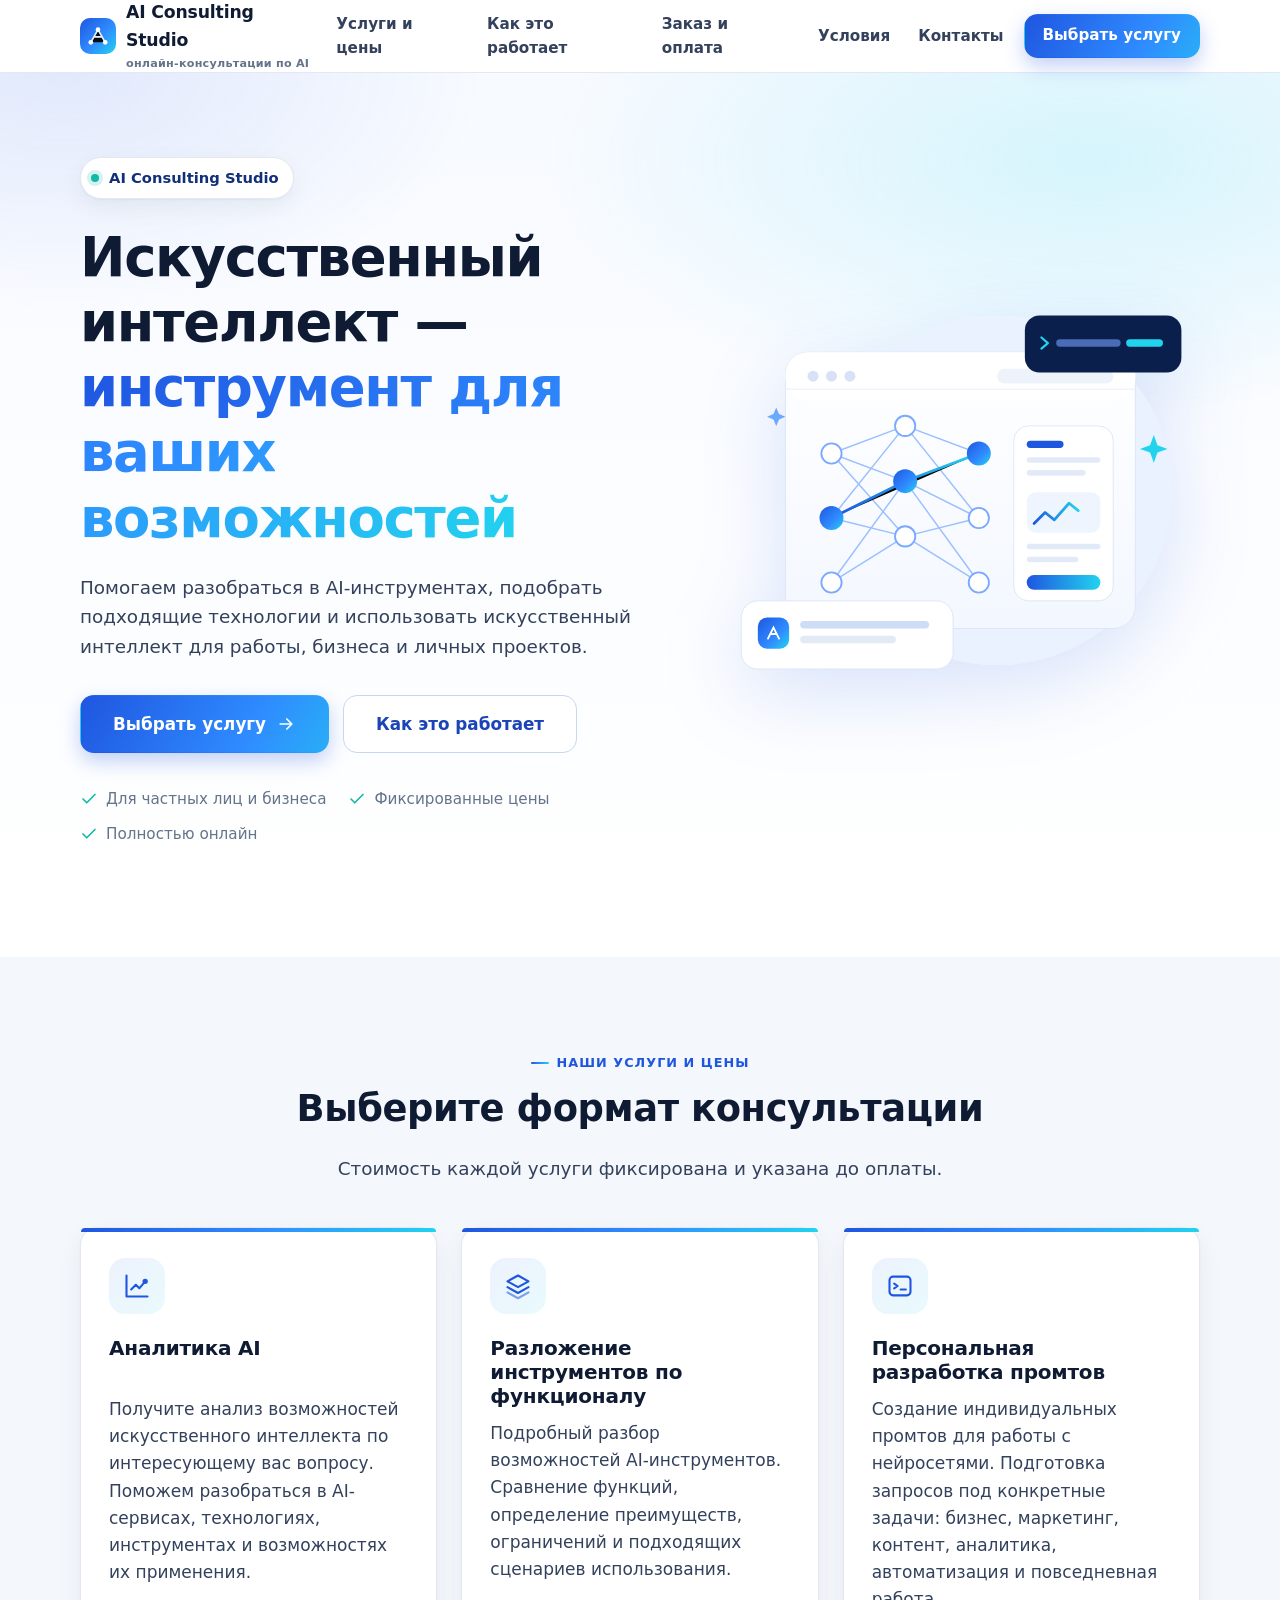
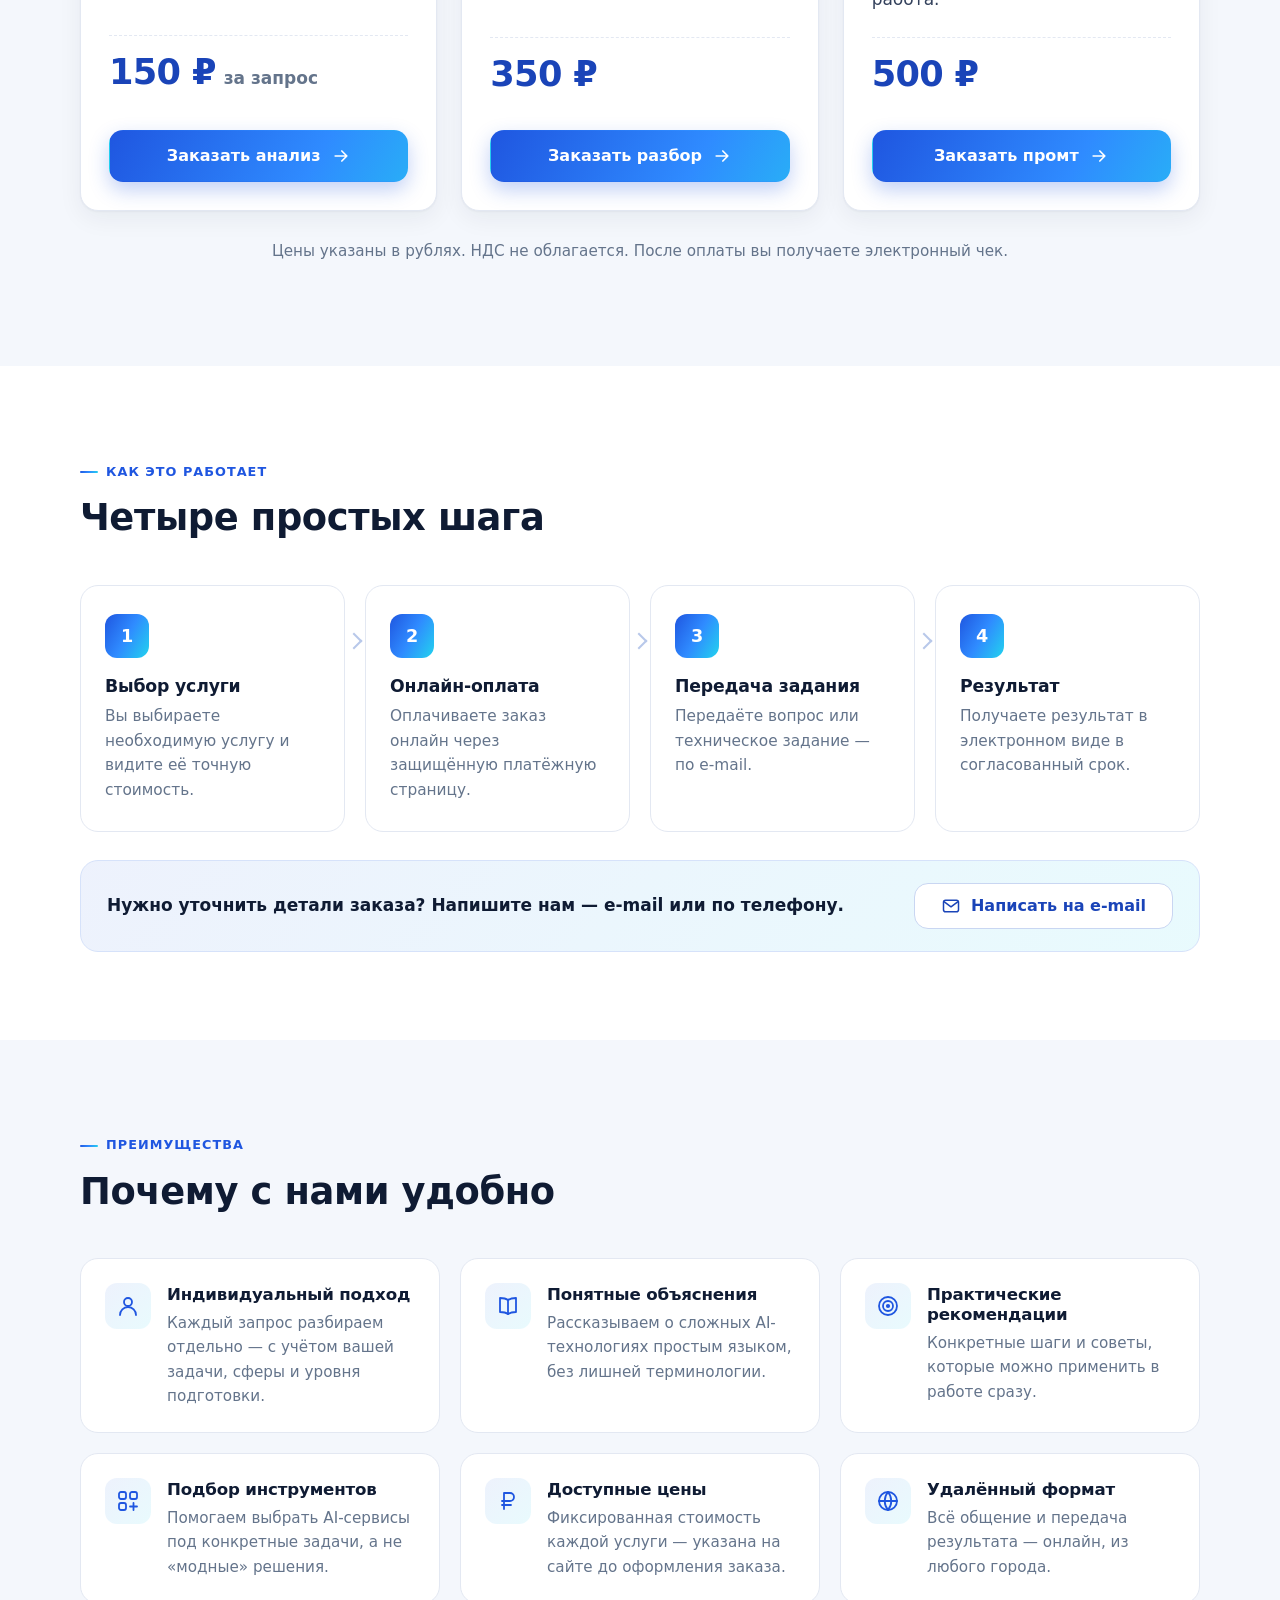
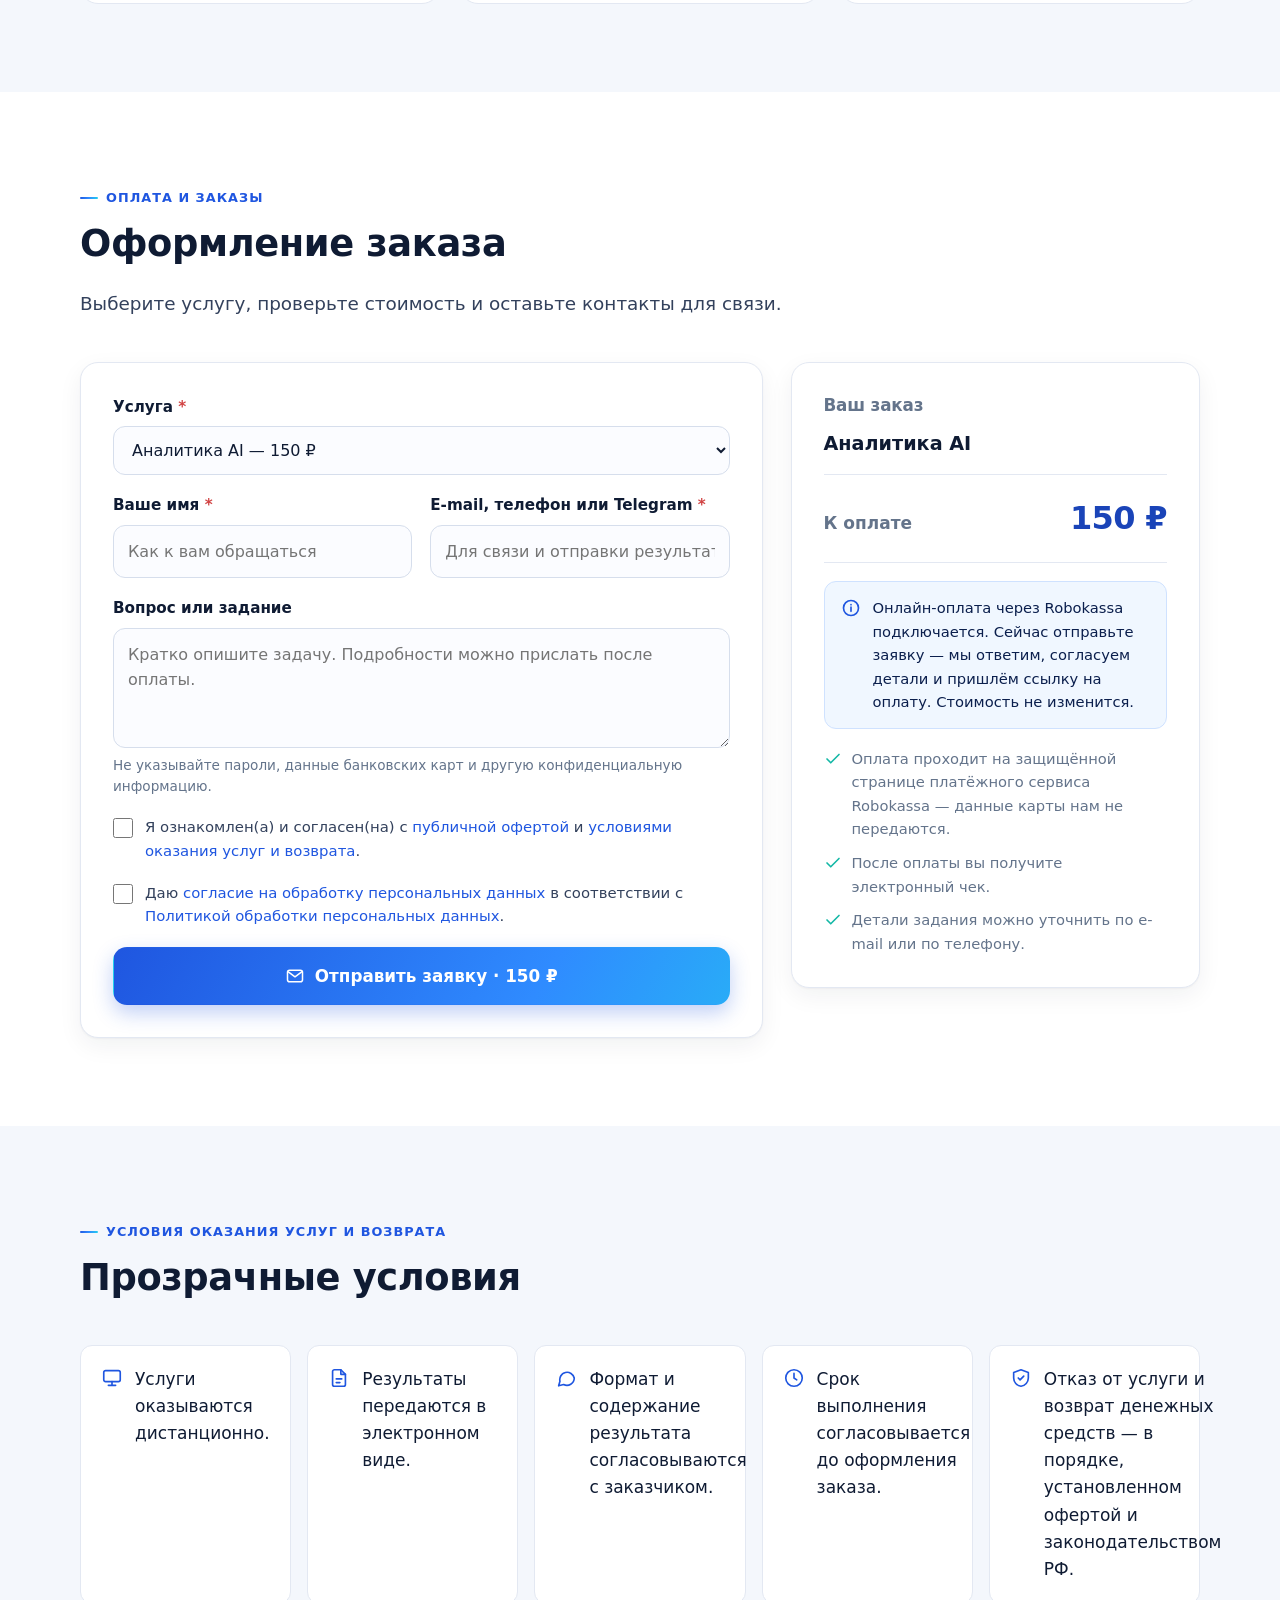
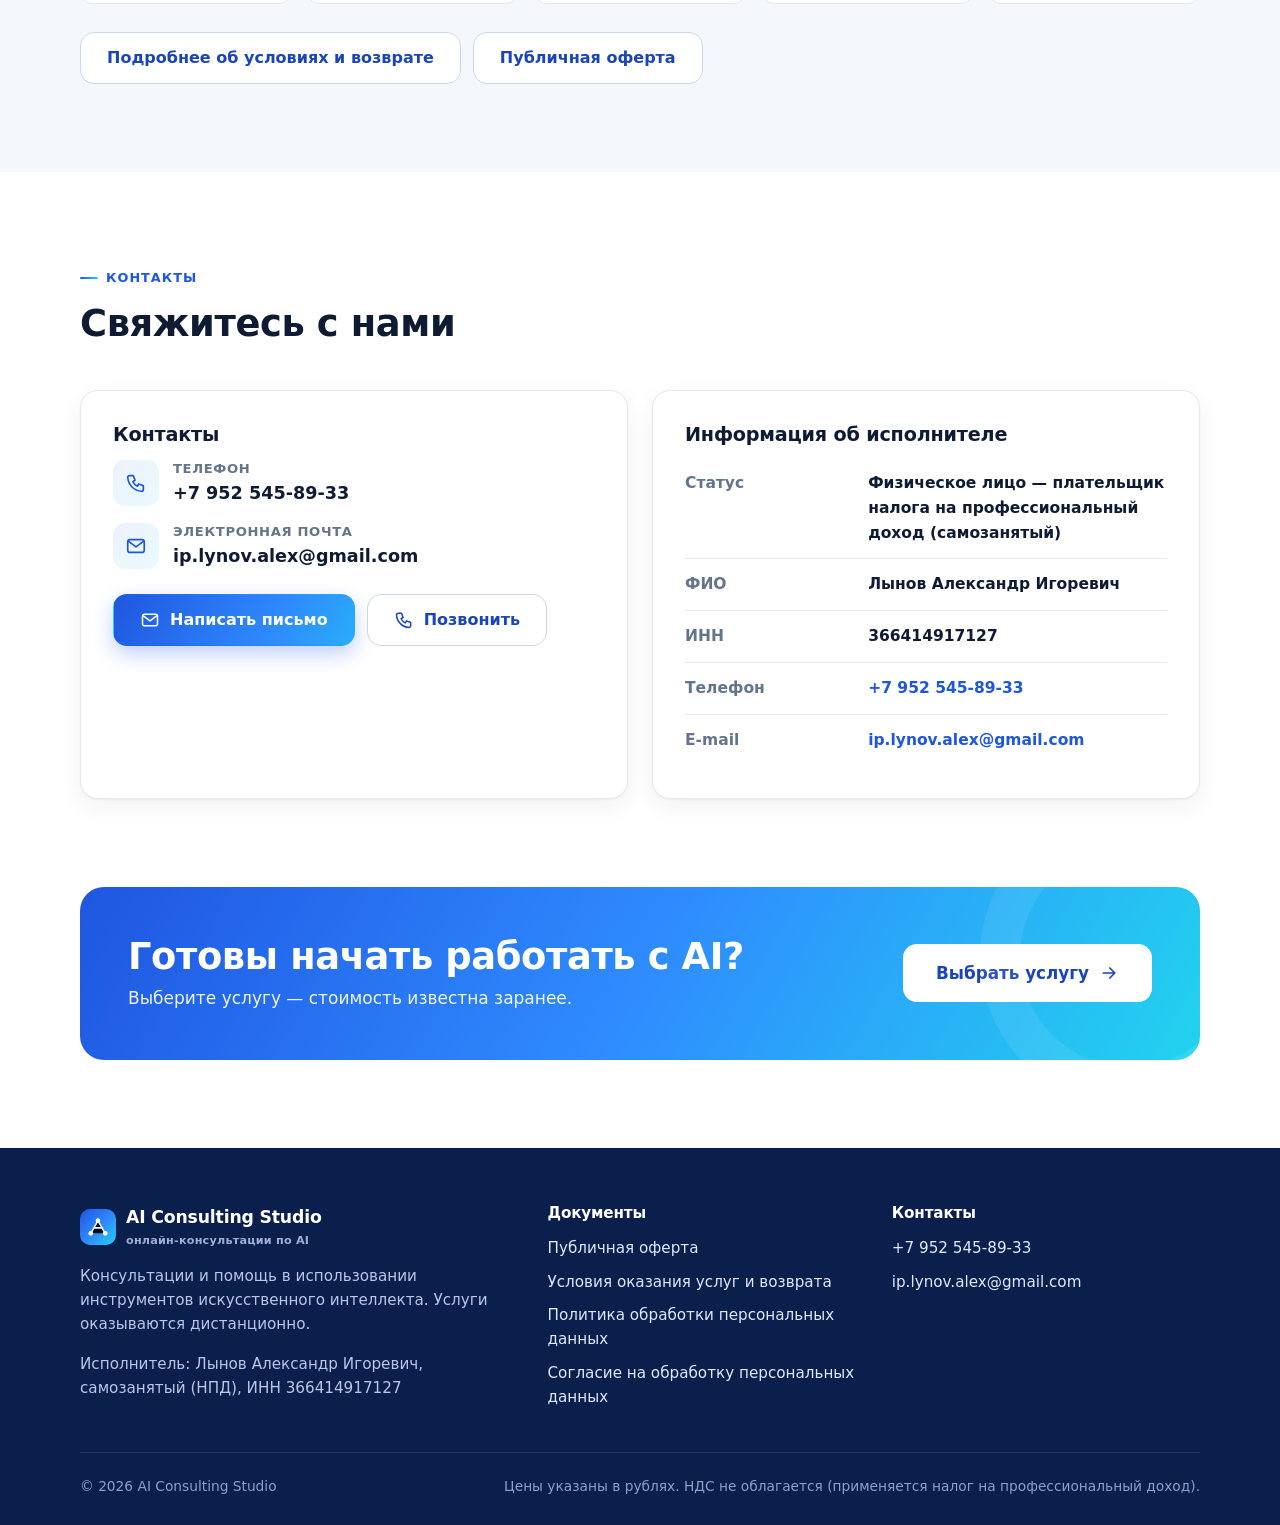
<file: index.html>
<!doctype html>
<html lang="ru">
<head>
<meta charset="utf-8">
<meta name="viewport" content="width=device-width, initial-scale=1">
<title>AI Consulting Studio — онлайн-консультации по искусственному интеллекту</title>
<meta name="description" content="Онлайн-консультации и помощь в использовании инструментов искусственного интеллекта: аналитика AI, разбор инструментов, разработка промтов. Фиксированные цены.">
<meta name="theme-color" content="#1f56e0">
<meta property="og:title" content="AI Consulting Studio — онлайн-консультации по искусственному интеллекту">
<meta property="og:description" content="Онлайн-консультации и помощь в использовании инструментов искусственного интеллекта: аналитика AI, разбор инструментов, разработка промтов. Фиксированные цены.">
<meta property="og:type" content="website">
<link rel="icon" href="assets/img/favicon.svg" type="image/svg+xml">
<link rel="stylesheet" href="assets/css/style.css">
</head>
<body>
<a class="sr-only" href="#main">Перейти к содержимому</a>
<header class="header">
  <div class="container header__inner">
    <a class="logo" href="./" aria-label="AI Consulting Studio — на главную"><svg class="logo__mark" viewBox="0 0 40 40" aria-hidden="true"><defs><linearGradient id="lg-h" x1="0" y1="0" x2="1" y2="1"><stop offset="0" stop-color="#1f56e0"/><stop offset=".55" stop-color="#2f8bff"/><stop offset="1" stop-color="#22d3ee"/></linearGradient></defs><rect width="40" height="40" rx="11" fill="url(#lg-h)"/><g stroke="#fff" stroke-width="1.8" stroke-linecap="round" opacity=".9"><path d="M12 27 20 13l8 14M15.5 21h9"/></g><g fill="#fff"><circle cx="12" cy="27" r="2.6"/><circle cx="20" cy="13" r="2.6"/><circle cx="28" cy="27" r="2.6"/></g></svg><span>AI Consulting Studio<small>онлайн-консультации по AI</small></span></a>
    <nav class="nav" aria-label="Основное меню">
      <a href="#services">Услуги и цены</a>
      <a href="#how">Как это работает</a>
      <a href="#order">Заказ и оплата</a>
      <a href="#terms">Условия</a>
      <a href="#contacts">Контакты</a>
      <a class="btn btn--primary nav__mobile-cta" href="#services">Выбрать услугу</a>
    </nav>
    <a class="btn btn--primary header__cta" href="#services">Выбрать услугу</a>
    <button class="burger" type="button" aria-label="Открыть меню" aria-expanded="false"><svg viewBox="0 0 24 24" fill="none" stroke="currentColor" stroke-width="2" stroke-linecap="round"><path d="M4 7h16M4 12h16M4 17h16"/></svg></button>
  </div>
</header>
<main id="main">

<!-- ГЛАВНЫЙ ЭКРАН -->
<section class="hero">
  <div class="container hero__grid">
    <div>
      <div class="hero__brand"><i></i>AI Consulting Studio</div>
      <h1>Искусственный интеллект — <span class="grad-text">инструмент для ваших возможностей</span></h1>
      <p class="lead">Помогаем разобраться в AI-инструментах, подобрать подходящие технологии и использовать искусственный интеллект для работы, бизнеса и личных проектов.</p>
      <div class="hero__actions">
        <a class="btn btn--primary btn--lg" href="#services">Выбрать услугу <svg viewBox="0 0 24 24" fill="none" stroke="currentColor" stroke-width="2" stroke-linecap="round" stroke-linejoin="round" aria-hidden="true"><path d="M5 12h14M13 6l6 6-6 6"/></svg></a>
        <a class="btn btn--outline btn--lg" href="#how">Как это работает</a>
      </div>
      <ul class="hero__facts">
        <li><svg viewBox="0 0 24 24" fill="none" stroke="currentColor" stroke-width="2.2" stroke-linecap="round" stroke-linejoin="round" aria-hidden="true"><path d="M20 6 9 17l-5-5"/></svg>Для частных лиц и бизнеса</li>
        <li><svg viewBox="0 0 24 24" fill="none" stroke="currentColor" stroke-width="2.2" stroke-linecap="round" stroke-linejoin="round" aria-hidden="true"><path d="M20 6 9 17l-5-5"/></svg>Фиксированные цены</li>
        <li><svg viewBox="0 0 24 24" fill="none" stroke="currentColor" stroke-width="2.2" stroke-linecap="round" stroke-linejoin="round" aria-hidden="true"><path d="M20 6 9 17l-5-5"/></svg>Полностью онлайн</li>
      </ul>
    </div>
    <div class="hero__art"><svg viewBox="0 0 520 460" role="img" aria-label="Иллюстрация: AI-ассистент анализирует запрос">
  <defs>
    <linearGradient id="hg1" x1="0" y1="0" x2="1" y2="1"><stop offset="0" stop-color="#1f56e0"/><stop offset=".6" stop-color="#2f8bff"/><stop offset="1" stop-color="#22d3ee"/></linearGradient>
    <linearGradient id="hg2" x1="0" y1="0" x2="1" y2="0"><stop offset="0" stop-color="#1f56e0"/><stop offset="1" stop-color="#22d3ee"/></linearGradient>
    <linearGradient id="hg3" x1="0" y1="0" x2="0" y2="1"><stop offset="0" stop-color="#ffffff"/><stop offset="1" stop-color="#f3f7ff"/></linearGradient>
  </defs>
  <!-- фоновые круги -->
  <circle cx="300" cy="210" r="190" fill="#eaf2ff"/>
  <circle cx="300" cy="210" r="130" fill="none" stroke="#cfe0ff" stroke-dasharray="4 8"/>
  <!-- основное окно -->
  <rect x="70" y="60" width="380" height="300" rx="24" fill="url(#hg3)" stroke="#dbe5f7"/>
  <rect x="70" y="60" width="380" height="52" rx="24" fill="#fff"/>
  <path d="M70 100h380" stroke="#e6ecf7"/>
  <circle cx="100" cy="86" r="6" fill="#d7e2f6"/><circle cx="120" cy="86" r="6" fill="#d7e2f6"/><circle cx="140" cy="86" r="6" fill="#d7e2f6"/>
  <rect x="300" y="78" width="126" height="16" rx="8" fill="#eef3fb"/>
  <!-- нейросеть -->
  <g stroke="#9cc0ff" stroke-width="1.6">
    <path d="M120 170 200 140M120 170 200 200M120 170 200 260M120 240 200 140M120 240 200 200M120 240 200 260M120 310 200 200M120 310 200 260"/>
    <path d="M200 140 280 170M200 140 280 240M200 200 280 170M200 200 280 240M200 260 280 240M200 260 280 310M200 200 280 310"/>
  </g>
  <g stroke="url(#hg2)" stroke-width="3" stroke-linecap="round"><path d="M120 240 200 200 280 170"/></g>
  <g fill="#fff" stroke="#7aa9ff" stroke-width="2">
    <circle cx="120" cy="170" r="11"/><circle cx="120" cy="310" r="11"/>
    <circle cx="200" cy="140" r="11"/><circle cx="200" cy="260" r="11"/>
    <circle cx="280" cy="240" r="11"/><circle cx="280" cy="310" r="11"/>
  </g>
  <g fill="url(#hg1)"><circle cx="120" cy="240" r="13"/><circle cx="200" cy="200" r="13"/><circle cx="280" cy="170" r="13"/></g>
  <!-- карточка результата -->
  <rect x="318" y="140" width="108" height="190" rx="16" fill="#fff" stroke="#dbe5f7"/>
  <rect x="332" y="156" width="40" height="8" rx="4" fill="#1f56e0"/>
  <rect x="332" y="174" width="80" height="6" rx="3" fill="#e3eaf7"/>
  <rect x="332" y="188" width="64" height="6" rx="3" fill="#e3eaf7"/>
  <rect x="332" y="212" width="80" height="44" rx="10" fill="#eef5ff"/>
  <path d="M340 246l12-12 10 8 16-18 10 8" fill="none" stroke="url(#hg2)" stroke-width="3" stroke-linecap="round" stroke-linejoin="round"/>
  <rect x="332" y="268" width="80" height="6" rx="3" fill="#e3eaf7"/>
  <rect x="332" y="282" width="56" height="6" rx="3" fill="#e3eaf7"/>
  <rect x="332" y="302" width="80" height="16" rx="8" fill="url(#hg2)"/>
  <!-- пузырь чата -->
  <g>
    <rect x="22" y="330" width="230" height="74" rx="18" fill="#fff" stroke="#dbe5f7"/>
    <rect x="40" y="348" width="34" height="34" rx="10" fill="url(#hg1)"/>
    <path d="M51 371l6-12 6 12M53.5 366h7" stroke="#fff" stroke-width="2" fill="none" stroke-linecap="round"/>
    <rect x="86" y="352" width="140" height="8" rx="4" fill="#cfdcf5"/>
    <rect x="86" y="368" width="104" height="8" rx="4" fill="#e3eaf7"/>
  </g>
  <!-- пузырь «промт» -->
  <g>
    <rect x="330" y="20" width="170" height="62" rx="16" fill="#0b1f4d"/>
    <path d="M348 44l7 6-7 6" stroke="#22d3ee" stroke-width="2.4" fill="none" stroke-linecap="round" stroke-linejoin="round"/>
    <rect x="364" y="46" width="70" height="8" rx="4" fill="#4a6bb5"/>
    <rect x="440" y="46" width="40" height="8" rx="4" fill="#22d3ee"/>
  </g>
  <!-- искры -->
  <path d="M470 150l4 11 11 4-11 4-4 11-4-11-11-4 11-4z" fill="#22d3ee"/>
  <path d="M60 120l3 7 7 3-7 3-3 7-3-7-7-3 7-3z" fill="#2f8bff" opacity=".7"/>
</svg></div>
  </div>
</section>

<!-- УСЛУГИ -->
<section class="section section--soft" id="services">
  <div class="container">
    <div class="section__head section__head--center">
      <div class="eyebrow">Наши услуги и цены</div>
      <h2>Выберите формат консультации</h2>
      <p class="lead">Стоимость каждой услуги фиксирована и указана до оплаты.</p>
    </div>
    <div class="services" id="services-grid">
      <noscript><p>Для отображения карточек услуг включите JavaScript. Перечень услуг и цены также приведены в <a href="oferta.html#s4">публичной оферте</a>.</p></noscript>
    </div>
    <p class="services-note">Цены указаны в рублях. НДС не облагается. После оплаты вы получаете электронный чек.</p>
  </div>
</section>

<!-- КАК ЭТО РАБОТАЕТ -->
<section class="section" id="how">
  <div class="container">
    <div class="section__head">
      <div class="eyebrow">Как это работает</div>
      <h2>Четыре простых шага</h2>
    </div>
    <ol class="steps">
      <li class="step"><div class="step__num">1</div><h3>Выбор услуги</h3><p>Вы выбираете необходимую услугу и видите её точную стоимость.</p></li>
      <li class="step"><div class="step__num">2</div><h3>Онлайн-оплата</h3><p>Оплачиваете заказ онлайн через защищённую платёжную страницу.</p></li>
      <li class="step"><div class="step__num">3</div><h3>Передача задания</h3><p>Передаёте вопрос или техническое задание — по e-mail.</p></li>
      <li class="step"><div class="step__num">4</div><h3>Результат</h3><p>Получаете результат в электронном виде в согласованный срок.</p></li>
    </ol>
    <div class="steps-contact">
      <p>Нужно уточнить детали заказа? Напишите нам — <span data-tg-text>e-mail или Telegram</span>.</p>
      <div class="steps-contact__btns">
        <a class="btn btn--outline" data-cfg="email-link" href="mailto:ip.lynov.alex@gmail.com"><svg viewBox="0 0 24 24" fill="none" stroke="currentColor" stroke-width="1.8" stroke-linecap="round" stroke-linejoin="round" aria-hidden="true"><rect x="3" y="5" width="18" height="14" rx="2.5"/><path d="m4 7 8 6 8-6"/></svg> Написать на e-mail</a>
        <a class="btn btn--tg hidden" data-tg href="#"><svg viewBox="0 0 24 24" fill="currentColor" aria-hidden="true"><path d="M21.9 4.3 18.7 19.4c-.2 1-.9 1.3-1.8.8l-4.9-3.6-2.4 2.3c-.3.3-.5.5-1 .5l.4-5 9.1-8.2c.4-.4-.1-.6-.6-.2L6.2 13 1.4 11.5c-1-.3-1-1 .2-1.5L20.6 2.7c.9-.3 1.6.2 1.3 1.6z"/></svg> Telegram</a>
      </div>
    </div>
  </div>
</section>

<!-- ПРЕИМУЩЕСТВА -->
<section class="section section--soft" id="benefits">
  <div class="container">
    <div class="section__head">
      <div class="eyebrow">Преимущества</div>
      <h2>Почему с нами удобно</h2>
    </div>
    <div class="features">
<div class="feature"><div class="feature__icon" aria-hidden="true"><svg viewBox="0 0 24 24" fill="none" stroke="currentColor" stroke-width="1.8" stroke-linecap="round" stroke-linejoin="round"><circle cx="12" cy="8" r="4"/><path d="M4 21a8 8 0 0 1 16 0"/></svg></div><div><h3>Индивидуальный подход</h3><p>Каждый запрос разбираем отдельно — с учётом вашей задачи, сферы и уровня подготовки.</p></div></div>
<div class="feature"><div class="feature__icon" aria-hidden="true"><svg viewBox="0 0 24 24" fill="none" stroke="currentColor" stroke-width="1.8" stroke-linecap="round" stroke-linejoin="round"><path d="M12 6c-2-1.5-5-2-8-2v14c3 0 6 .5 8 2 2-1.5 5-2 8-2V4c-3 0-6 .5-8 2z"/><path d="M12 6v14"/></svg></div><div><h3>Понятные объяснения</h3><p>Рассказываем о сложных AI-технологиях простым языком, без лишней терминологии.</p></div></div>
<div class="feature"><div class="feature__icon" aria-hidden="true"><svg viewBox="0 0 24 24" fill="none" stroke="currentColor" stroke-width="1.8" stroke-linecap="round" stroke-linejoin="round"><circle cx="12" cy="12" r="9"/><circle cx="12" cy="12" r="5"/><circle cx="12" cy="12" r="1.2" fill="currentColor"/></svg></div><div><h3>Практические рекомендации</h3><p>Конкретные шаги и советы, которые можно применить в работе сразу.</p></div></div>
<div class="feature"><div class="feature__icon" aria-hidden="true"><svg viewBox="0 0 24 24" fill="none" stroke="currentColor" stroke-width="1.8" stroke-linecap="round" stroke-linejoin="round"><rect x="3" y="3" width="7" height="7" rx="2"/><rect x="14" y="3" width="7" height="7" rx="2"/><rect x="3" y="14" width="7" height="7" rx="2"/><path d="M17.5 14v7M14 17.5h7"/></svg></div><div><h3>Подбор инструментов</h3><p>Помогаем выбрать AI-сервисы под конкретные задачи, а не «модные» решения.</p></div></div>
<div class="feature"><div class="feature__icon" aria-hidden="true"><svg viewBox="0 0 24 24" fill="none" stroke="currentColor" stroke-width="1.8" stroke-linecap="round" stroke-linejoin="round"><path d="M8 20V4h6a4 4 0 0 1 0 8H6M6 16h9"/></svg></div><div><h3>Доступные цены</h3><p>Фиксированная стоимость каждой услуги — указана на сайте до оформления заказа.</p></div></div>
<div class="feature"><div class="feature__icon" aria-hidden="true"><svg viewBox="0 0 24 24" fill="none" stroke="currentColor" stroke-width="1.8" stroke-linecap="round" stroke-linejoin="round"><circle cx="12" cy="12" r="9"/><path d="M3 12h18M12 3a14 14 0 0 1 0 18M12 3a14 14 0 0 0 0 18"/></svg></div><div><h3>Удалённый формат</h3><p>Всё общение и передача результата — онлайн, из любого города.</p></div></div>
    </div>
  </div>
</section>

<!-- ЗАКАЗ И ОПЛАТА -->
<section class="section" id="order">
  <div class="container">
    <div class="section__head">
      <div class="eyebrow">Оплата и заказы</div>
      <h2>Оформление заказа</h2>
      <p class="lead">Выберите услугу, проверьте стоимость и оставьте контакты для связи.</p>
    </div>
    <div class="order">
      <form class="card form" id="order-form" novalidate>
        <div class="field">
          <label for="order-service">Услуга <span class="req">*</span></label>
          <select id="order-service" name="service"></select>
        </div>
        <div class="form__row">
          <div class="field">
            <label for="order-name">Ваше имя <span class="req">*</span></label>
            <input id="order-name" name="name" type="text" autocomplete="name" maxlength="100" placeholder="Как к вам обращаться">
          </div>
          <div class="field">
            <label for="order-contact">E-mail, телефон или Telegram <span class="req">*</span></label>
            <input id="order-contact" name="contact" type="text" autocomplete="email" maxlength="150" placeholder="Для связи и отправки результата">
          </div>
        </div>
        <div class="field">
          <label for="order-task">Вопрос или задание</label>
          <textarea id="order-task" name="task" maxlength="4000" placeholder="Кратко опишите задачу. Подробности можно прислать после оплаты."></textarea>
          <span class="hint">Не указывайте пароли, данные банковских карт и другую конфиденциальную информацию.</span>
        </div>
        <label class="check"><input type="checkbox" id="agree-offer"> <span>Я ознакомлен(а) и согласен(на) с <a href="oferta.html" target="_blank">публичной офертой</a> и <a href="usloviya.html" target="_blank">условиями оказания услуг и возврата</a>.</span></label>
        <label class="check"><input type="checkbox" id="agree-pd"> <span>Даю <a href="soglasie.html" target="_blank">согласие на обработку персональных данных</a> в соответствии с <a href="privacy.html" target="_blank">Политикой обработки персональных данных</a>.</span></label>
        <div class="form__error" id="form-error" role="alert"></div>
        <div class="form__actions">
          <button class="btn btn--primary btn--lg btn--block hidden" type="button" id="pay-btn"><svg viewBox="0 0 24 24" fill="none" stroke="currentColor" stroke-width="1.8" stroke-linecap="round" stroke-linejoin="round" aria-hidden="true"><rect x="2.5" y="5" width="19" height="14" rx="2.5"/><path d="M2.5 10h19M6.5 15h4"/></svg><span id="pay-label">Оплатить</span></button>
          <button class="btn btn--primary btn--lg btn--block" type="submit" id="send-btn"><svg viewBox="0 0 24 24" fill="none" stroke="currentColor" stroke-width="1.8" stroke-linecap="round" stroke-linejoin="round" aria-hidden="true"><rect x="3" y="5" width="18" height="14" rx="2.5"/><path d="m4 7 8 6 8-6"/></svg><span id="send-label">Отправить заявку</span></button>
          <a class="btn btn--tg btn--block hidden" data-tg href="#"><svg viewBox="0 0 24 24" fill="currentColor" aria-hidden="true"><path d="M21.9 4.3 18.7 19.4c-.2 1-.9 1.3-1.8.8l-4.9-3.6-2.4 2.3c-.3.3-.5.5-1 .5l.4-5 9.1-8.2c.4-.4-.1-.6-.6-.2L6.2 13 1.4 11.5c-1-.3-1-1 .2-1.5L20.6 2.7c.9-.3 1.6.2 1.3 1.6z"/></svg> Уточнить детали в Telegram</a>
        </div>
        <div class="notice hidden" id="form-done">
          <svg viewBox="0 0 24 24" fill="none" stroke="currentColor" stroke-width="2" stroke-linecap="round" stroke-linejoin="round" aria-hidden="true"><circle cx="12" cy="12" r="9"/><path d="M12 11v5M12 8h.01"/></svg>
          <div>
            <p><b>Открывается ваша почтовая программа с готовым письмом.</b> Если она не открылась, скопируйте текст ниже и отправьте его на <a data-cfg="email" href="mailto:ip.lynov.alex@gmail.com">ip.lynov.alex@gmail.com</a>.</p>
            <div class="field" style="margin-top:10px"><label class="sr-only" for="form-done-text">Текст заявки</label><textarea id="form-done-text" readonly></textarea></div>
            <button class="btn btn--outline" type="button" id="copy-btn" style="margin-top:10px;min-height:42px">Скопировать текст</button>
          </div>
        </div>
      </form>

      <aside class="card summary" aria-live="polite">
        <h3>Ваш заказ</h3>
        <div class="summary__service" id="summary-service">—</div>
        <div class="summary__price"><span>К оплате</span><b id="summary-price">—</b></div>
        <div class="notice" id="pay-notice">
          <svg viewBox="0 0 24 24" fill="none" stroke="currentColor" stroke-width="2" stroke-linecap="round" stroke-linejoin="round" aria-hidden="true"><circle cx="12" cy="12" r="9"/><path d="M12 11v5M12 8h.01"/></svg>
          <p>Онлайн-оплата через Robokassa подключается. Сейчас отправьте заявку — мы ответим, согласуем детали и пришлём ссылку на оплату. Стоимость не изменится.</p>
        </div>
        <ul style="margin-top:18px">
          <li><svg viewBox="0 0 24 24" fill="none" stroke="currentColor" stroke-width="2.2" stroke-linecap="round" stroke-linejoin="round" aria-hidden="true"><path d="M20 6 9 17l-5-5"/></svg><span>Оплата проходит на защищённой странице платёжного сервиса Robokassa — данные карты нам не передаются.</span></li>
          <li><svg viewBox="0 0 24 24" fill="none" stroke="currentColor" stroke-width="2.2" stroke-linecap="round" stroke-linejoin="round" aria-hidden="true"><path d="M20 6 9 17l-5-5"/></svg><span>После оплаты вы получите электронный чек.</span></li>
          <li><svg viewBox="0 0 24 24" fill="none" stroke="currentColor" stroke-width="2.2" stroke-linecap="round" stroke-linejoin="round" aria-hidden="true"><path d="M20 6 9 17l-5-5"/></svg><span>Детали задания можно уточнить по e-mail или по телефону.</span></li>
        </ul>
      </aside>
    </div>
  </div>
</section>

<!-- УСЛОВИЯ -->
<section class="section section--soft" id="terms">
  <div class="container">
    <div class="section__head">
      <div class="eyebrow">Условия оказания услуг и возврата</div>
      <h2>Прозрачные условия</h2>
    </div>
    <ul class="terms">
<li><svg viewBox="0 0 24 24" fill="none" stroke="currentColor" stroke-width="1.8" stroke-linecap="round" stroke-linejoin="round"><rect x="3" y="4" width="18" height="12" rx="2"/><path d="M8 20h8M12 16v4"/></svg><span>Услуги оказываются дистанционно.</span></li>
<li><svg viewBox="0 0 24 24" fill="none" stroke="currentColor" stroke-width="1.8" stroke-linecap="round" stroke-linejoin="round"><path d="M14 3H7a2 2 0 0 0-2 2v14a2 2 0 0 0 2 2h10a2 2 0 0 0 2-2V8z"/><path d="M14 3v5h5M9 13h6M9 17h4"/></svg><span>Результаты передаются в электронном виде.</span></li>
<li><svg viewBox="0 0 24 24" fill="none" stroke="currentColor" stroke-width="1.8" stroke-linecap="round" stroke-linejoin="round"><path d="M21 12a8 8 0 0 1-11.6 7.1L4 20.5l1.4-4.9A8 8 0 1 1 21 12z"/></svg><span>Формат и содержание результата согласовываются с заказчиком.</span></li>
<li><svg viewBox="0 0 24 24" fill="none" stroke="currentColor" stroke-width="1.8" stroke-linecap="round" stroke-linejoin="round"><circle cx="12" cy="12" r="9"/><path d="M12 7v5l3 2"/></svg><span>Срок выполнения согласовывается до оформления заказа.</span></li>
<li><svg viewBox="0 0 24 24" fill="none" stroke="currentColor" stroke-width="1.8" stroke-linecap="round" stroke-linejoin="round"><path d="M12 3 4 6v6c0 4.5 3.4 8.3 8 9 4.6-.7 8-4.5 8-9V6z"/><path d="m9 12 2 2 4-4"/></svg><span>Отказ от услуги и возврат денежных средств — в порядке, установленном офертой и законодательством РФ.</span></li>
    </ul>
    <div class="contact-btns">
      <a class="btn btn--outline" href="usloviya.html">Подробнее об условиях и возврате</a>
      <a class="btn btn--outline" href="oferta.html">Публичная оферта</a>
    </div>
  </div>
</section>

<!-- КОНТАКТЫ И ИСПОЛНИТЕЛЬ -->
<section class="section" id="contacts">
  <div class="container">
    <div class="section__head">
      <div class="eyebrow">Контакты</div>
      <h2>Свяжитесь с нами</h2>
    </div>
    <div class="contacts">
      <div class="card">
        <h3>Контакты</h3>
        <ul class="contact-list">
          <li><span class="ic"><svg viewBox="0 0 24 24" fill="none" stroke="currentColor" stroke-width="1.8" stroke-linecap="round" stroke-linejoin="round" aria-hidden="true"><path d="M5 4h4l2 5-2.5 1.5a11 11 0 0 0 5 5L15 13l5 2v4a2 2 0 0 1-2 2A16 16 0 0 1 3 6a2 2 0 0 1 2-2"/></svg></span><div><small>Телефон</small><a data-cfg="phone" href="tel:+79525458933">+7 952 545-89-33</a></div></li>
          <li><span class="ic"><svg viewBox="0 0 24 24" fill="none" stroke="currentColor" stroke-width="1.8" stroke-linecap="round" stroke-linejoin="round" aria-hidden="true"><rect x="3" y="5" width="18" height="14" rx="2.5"/><path d="m4 7 8 6 8-6"/></svg></span><div><small>Электронная почта</small><a data-cfg="email" href="mailto:ip.lynov.alex@gmail.com">ip.lynov.alex@gmail.com</a></div></li>
        </ul>
        <div class="contact-btns">
          <a class="btn btn--primary" data-cfg="email-link" href="mailto:ip.lynov.alex@gmail.com"><svg viewBox="0 0 24 24" fill="none" stroke="currentColor" stroke-width="1.8" stroke-linecap="round" stroke-linejoin="round" aria-hidden="true"><rect x="3" y="5" width="18" height="14" rx="2.5"/><path d="m4 7 8 6 8-6"/></svg> Написать письмо</a>
          <a class="btn btn--outline" data-cfg="phone-link" href="tel:+79525458933"><svg viewBox="0 0 24 24" fill="none" stroke="currentColor" stroke-width="1.8" stroke-linecap="round" stroke-linejoin="round" aria-hidden="true"><path d="M5 4h4l2 5-2.5 1.5a11 11 0 0 0 5 5L15 13l5 2v4a2 2 0 0 1-2 2A16 16 0 0 1 3 6a2 2 0 0 1 2-2"/></svg> Позвонить</a>
          <a class="btn btn--tg hidden" data-tg href="#"><svg viewBox="0 0 24 24" fill="currentColor" aria-hidden="true"><path d="M21.9 4.3 18.7 19.4c-.2 1-.9 1.3-1.8.8l-4.9-3.6-2.4 2.3c-.3.3-.5.5-1 .5l.4-5 9.1-8.2c.4-.4-.1-.6-.6-.2L6.2 13 1.4 11.5c-1-.3-1-1 .2-1.5L20.6 2.7c.9-.3 1.6.2 1.3 1.6z"/></svg> Написать в Telegram</a>
        </div>
      </div>
      <div class="card" id="requisites">
        <h3>Информация об исполнителе</h3>
        <table class="reqs">
          <tr><th>Статус</th><td data-cfg="status">Физическое лицо — плательщик налога на профессиональный доход (самозанятый)</td></tr>
          <tr><th>ФИО</th><td><span data-cfg="fullname">Лынов Александр Игоревич</span></td></tr>
          <tr><th>ИНН</th><td data-cfg="inn">366414917127</td></tr>
          <tr><th>Телефон</th><td><a data-cfg="phone" href="tel:+79525458933">+7 952 545-89-33</a></td></tr>
          <tr><th>E-mail</th><td><a data-cfg="email" href="mailto:ip.lynov.alex@gmail.com">ip.lynov.alex@gmail.com</a></td></tr>
        </table>
      </div>
    </div>
  </div>
</section>

<!-- CTA -->
<section class="section" style="padding-top:0">
  <div class="container">
    <div class="cta">
      <div>
        <h2>Готовы начать работать с AI?</h2>
        <p>Выберите услугу — стоимость известна заранее.</p>
      </div>
      <a class="btn btn--light btn--lg" href="#services">Выбрать услугу <svg viewBox="0 0 24 24" fill="none" stroke="currentColor" stroke-width="2" stroke-linecap="round" stroke-linejoin="round" aria-hidden="true"><path d="M5 12h14M13 6l6 6-6 6"/></svg></a>
    </div>
  </div>
</section>

</main>
<footer class="footer">
  <div class="container">
    <div class="footer__grid">
      <div>
        <a class="logo" href="./"><svg class="logo__mark" viewBox="0 0 40 40" aria-hidden="true"><defs><linearGradient id="lg-f" x1="0" y1="0" x2="1" y2="1"><stop offset="0" stop-color="#1f56e0"/><stop offset=".55" stop-color="#2f8bff"/><stop offset="1" stop-color="#22d3ee"/></linearGradient></defs><rect width="40" height="40" rx="11" fill="url(#lg-f)"/><g stroke="#fff" stroke-width="1.8" stroke-linecap="round" opacity=".9"><path d="M12 27 20 13l8 14M15.5 21h9"/></g><g fill="#fff"><circle cx="12" cy="27" r="2.6"/><circle cx="20" cy="13" r="2.6"/><circle cx="28" cy="27" r="2.6"/></g></svg><span>AI Consulting Studio<small>онлайн-консультации по AI</small></span></a>
        <p>Консультации и помощь в использовании инструментов искусственного интеллекта. Услуги оказываются дистанционно.</p>
        <p>Исполнитель: <span data-cfg="fullname">Лынов Александр Игоревич</span>, самозанятый (НПД), ИНН <span data-cfg="inn">366414917127</span></p>
      </div>
      <div>
        <h4>Документы</h4>
        <ul>
          <li><a href="oferta.html">Публичная оферта</a></li>
          <li><a href="usloviya.html">Условия оказания услуг и возврата</a></li>
          <li><a href="privacy.html">Политика обработки персональных данных</a></li>
          <li><a href="soglasie.html">Согласие на обработку персональных данных</a></li>
        </ul>
      </div>
      <div>
        <h4>Контакты</h4>
        <ul>
          <li><a data-cfg="phone" href="tel:+79525458933">+7 952 545-89-33</a></li>
          <li><a data-cfg="email" href="mailto:ip.lynov.alex@gmail.com">ip.lynov.alex@gmail.com</a></li>
          <li class="hidden" data-tg><a data-tg-link href="#">Telegram</a></li>
        </ul>
      </div>
    </div>
    <div class="footer__bottom">
      <span>© <span data-cfg="year">2026</span> AI Consulting Studio</span>
      <span>Цены указаны в рублях. НДС не облагается (применяется налог на профессиональный доход).</span>
    </div>
  </div>
</footer>
<script src="assets/js/config.js"></script>
<script src="assets/js/main.js"></script>
</body>
</html>
</file>
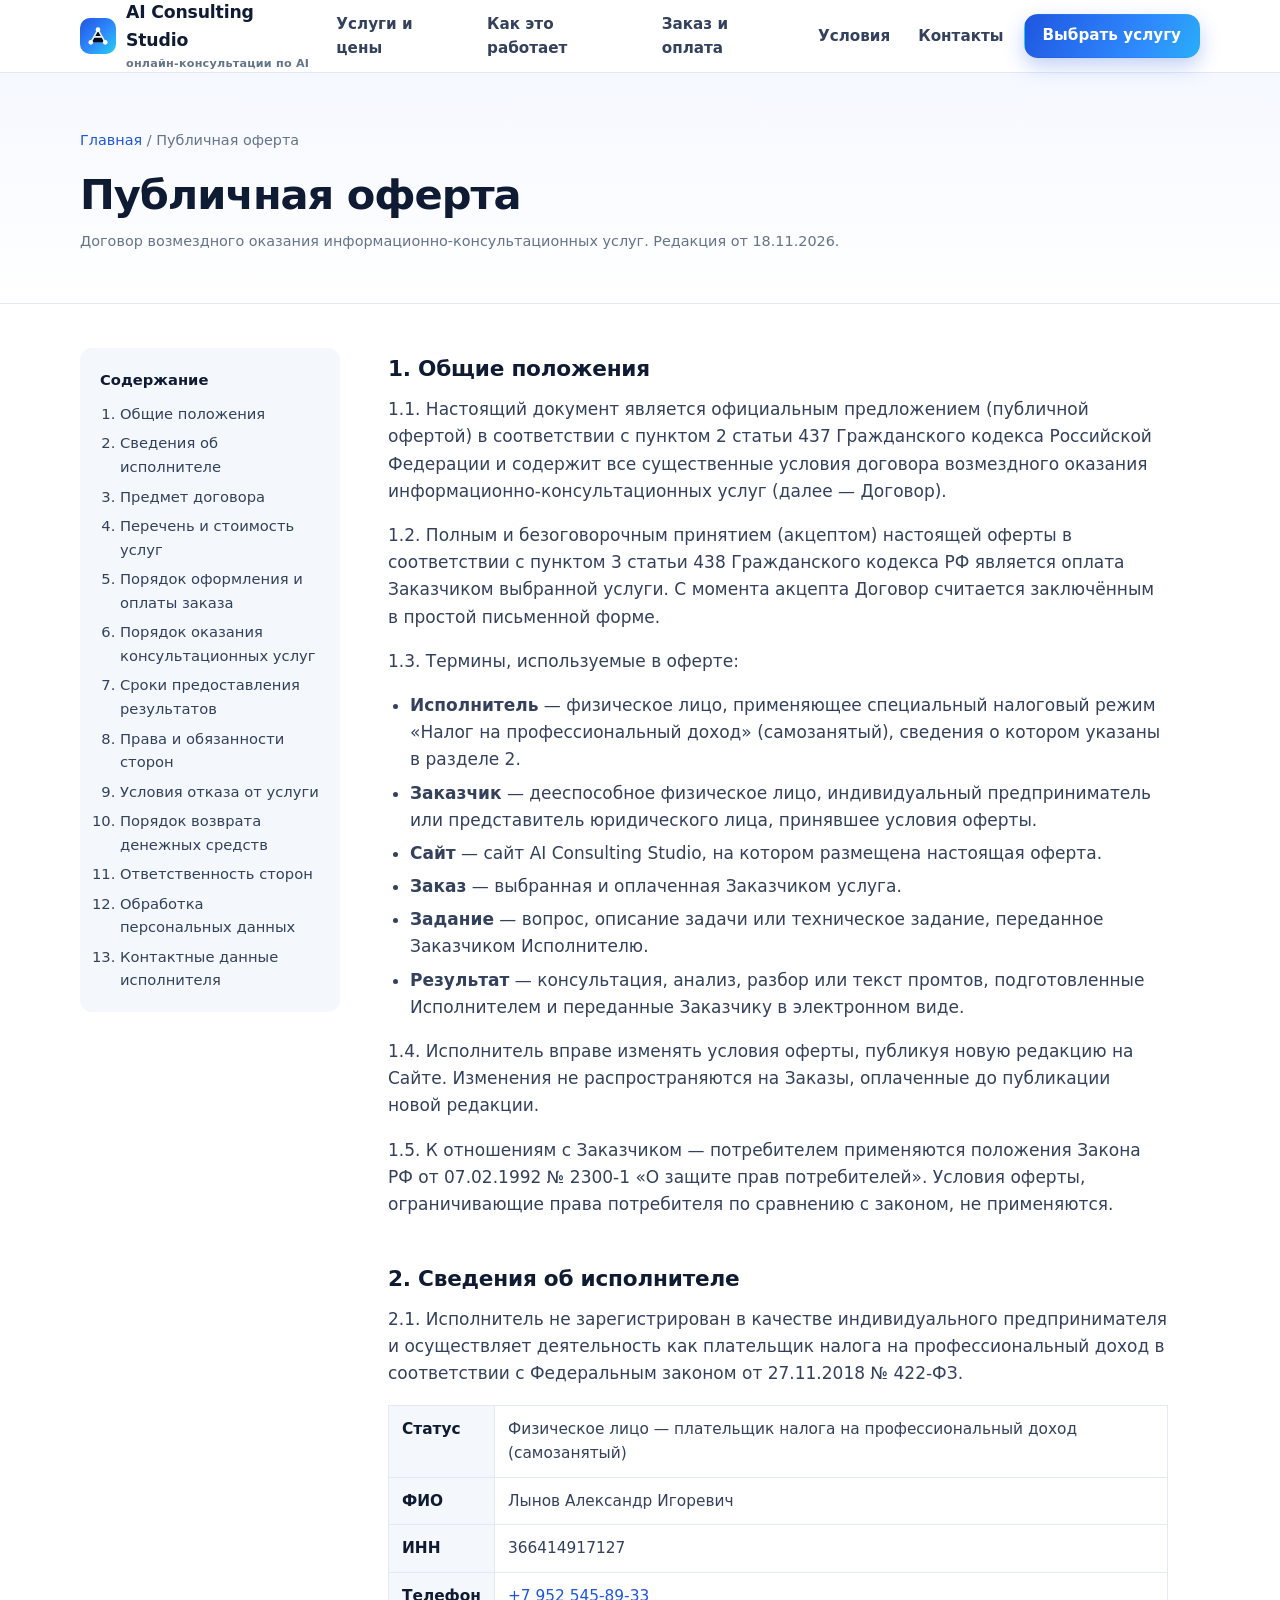
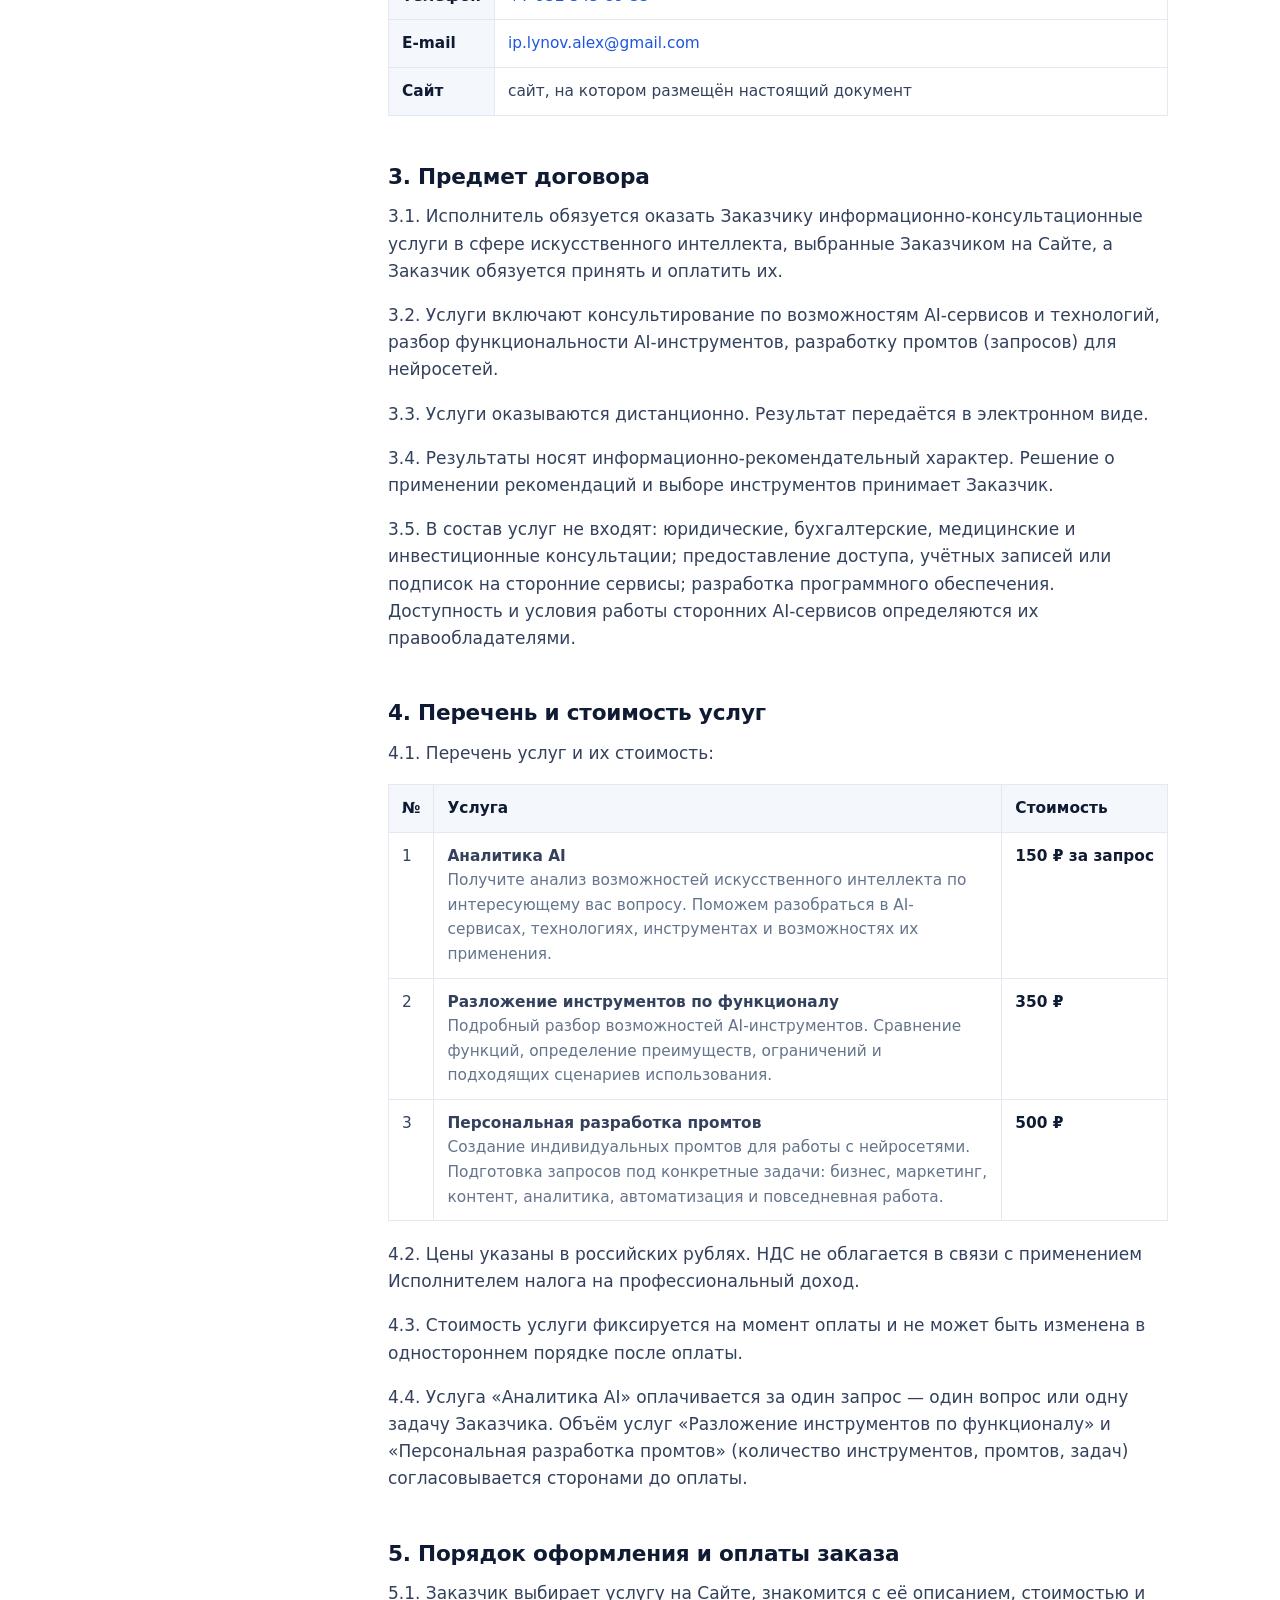
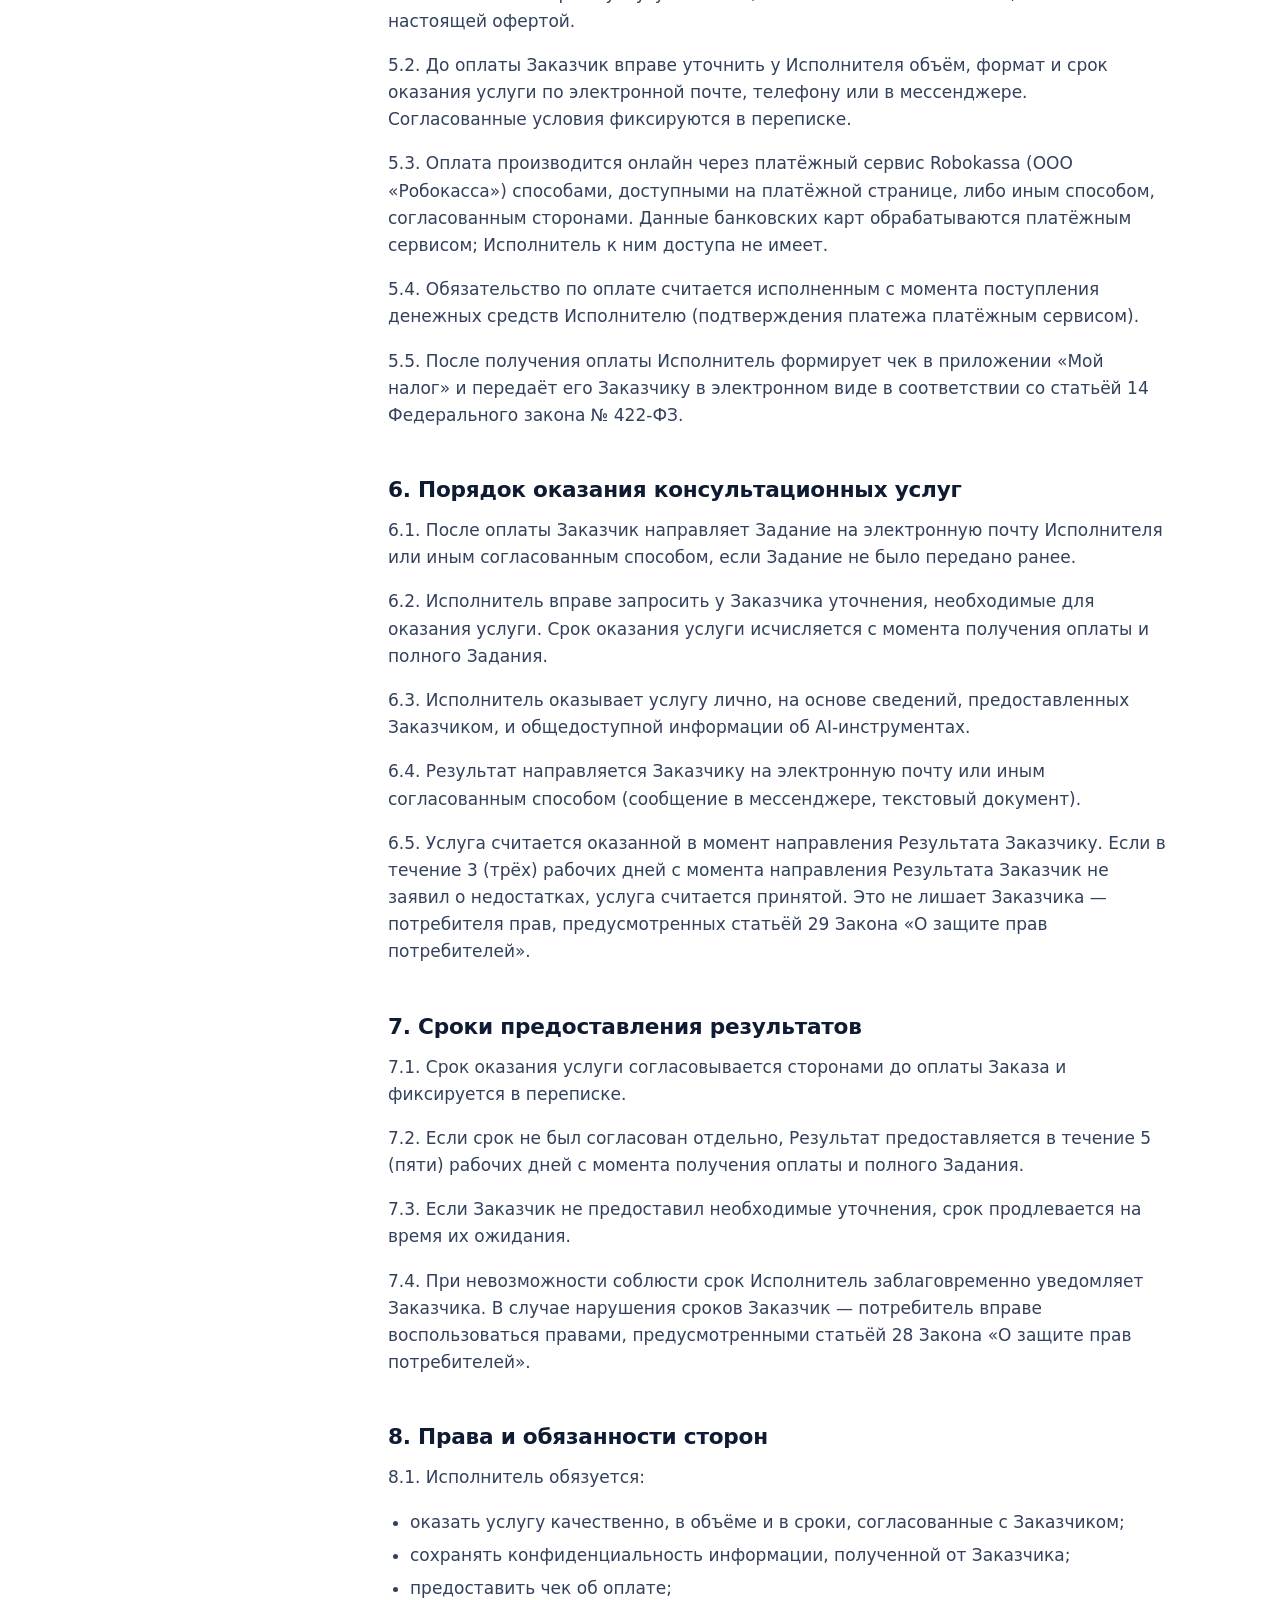
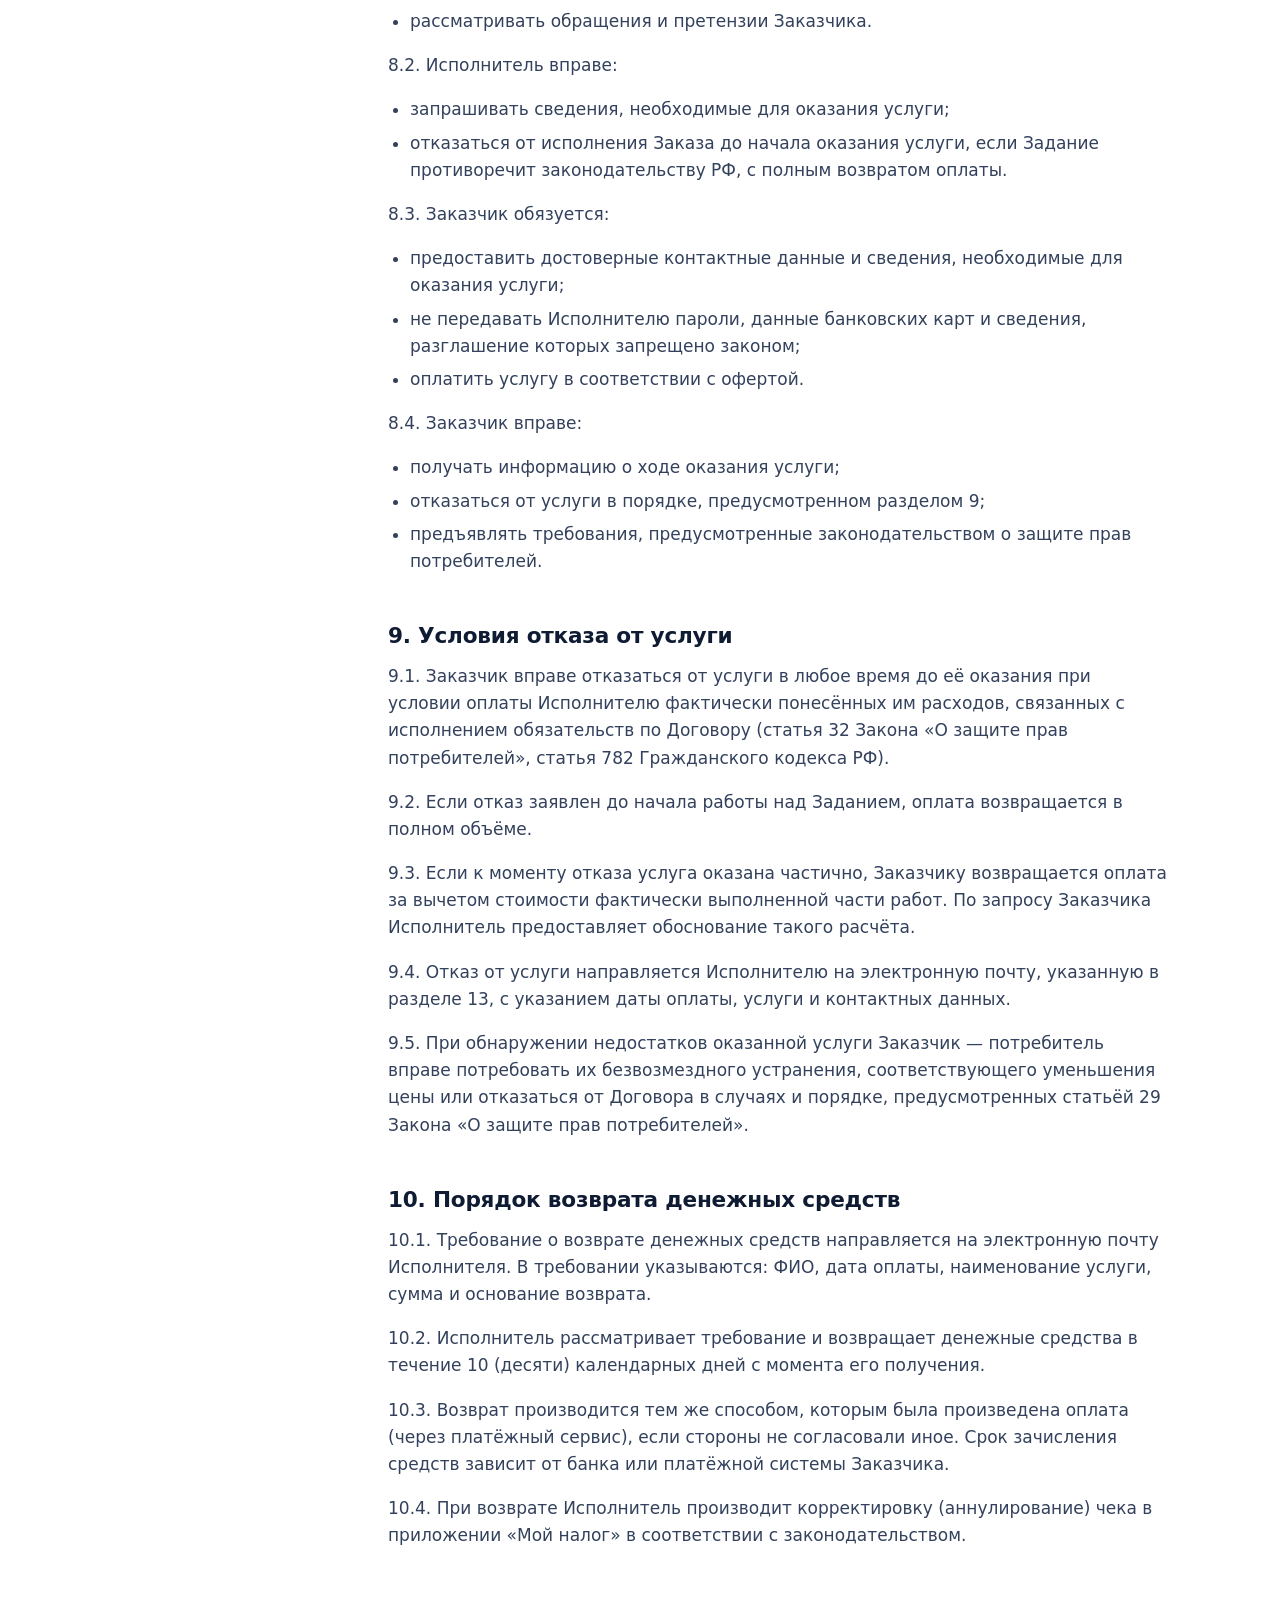
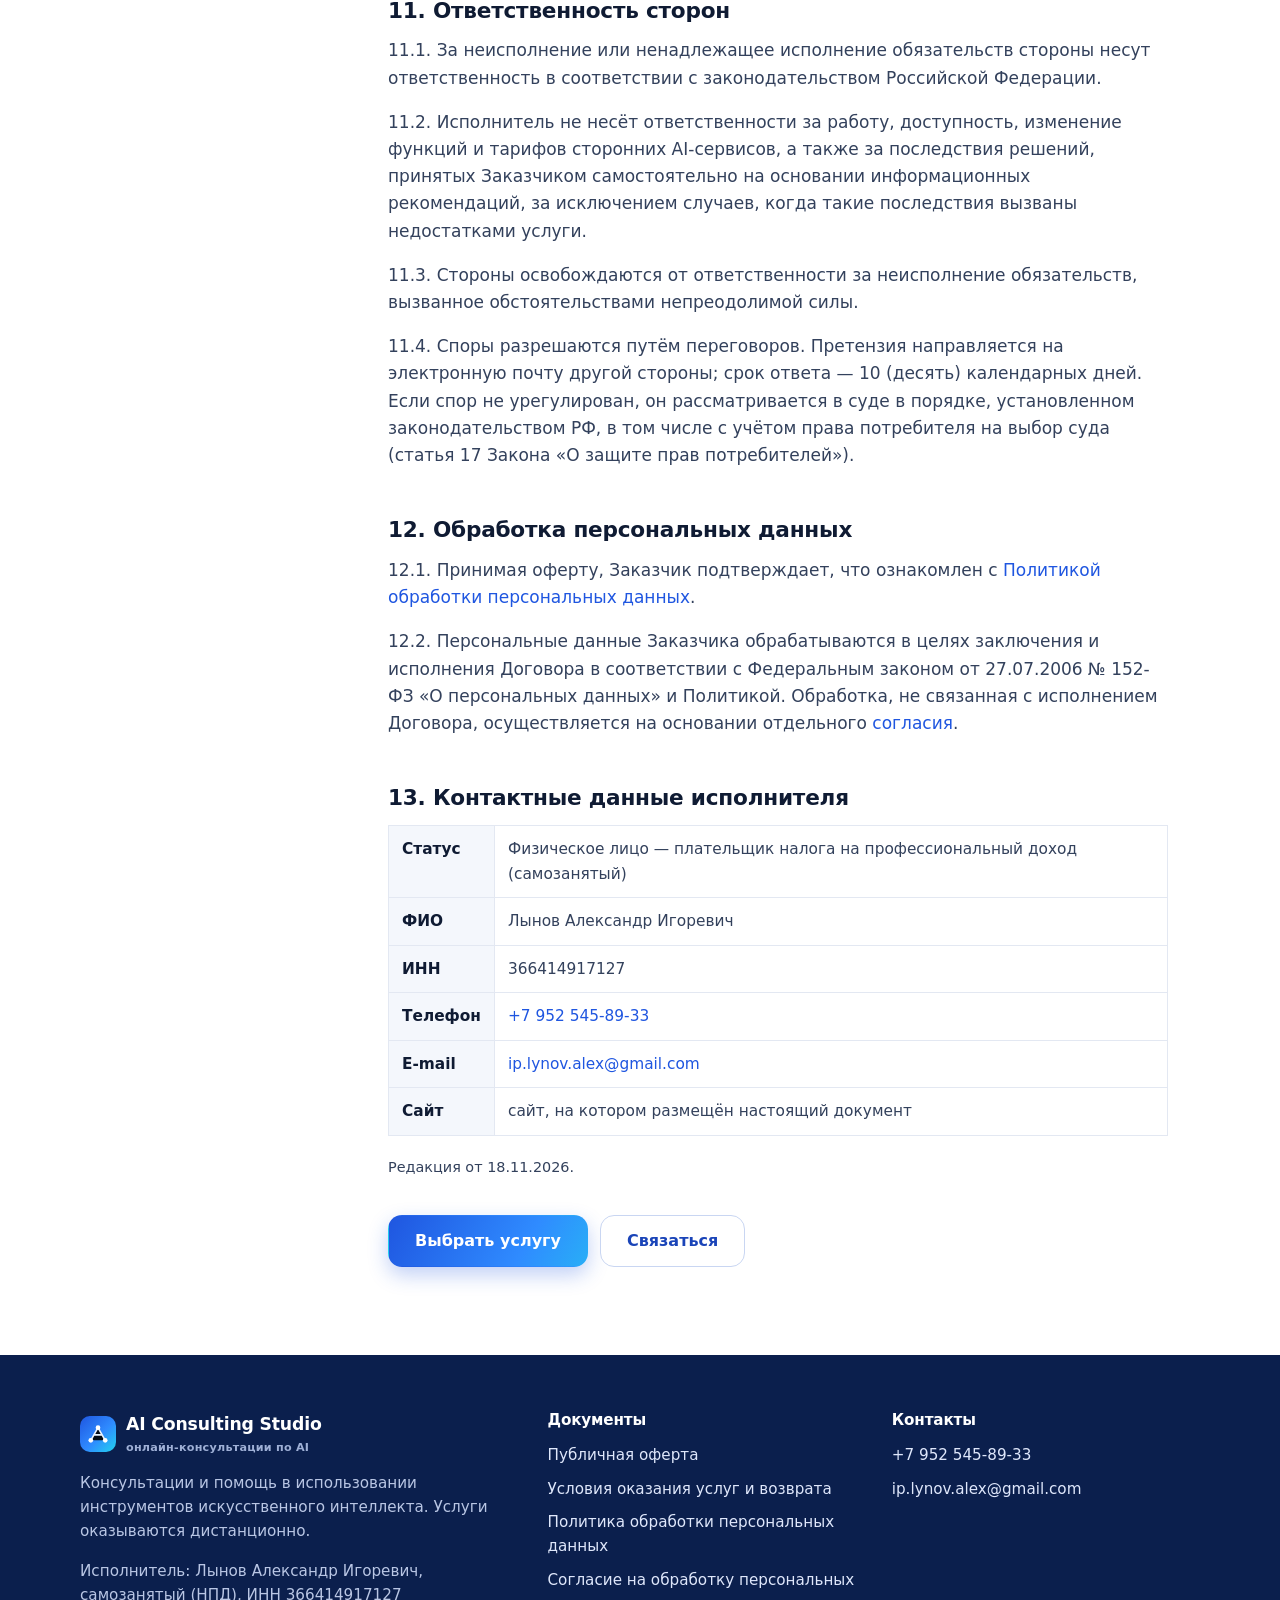
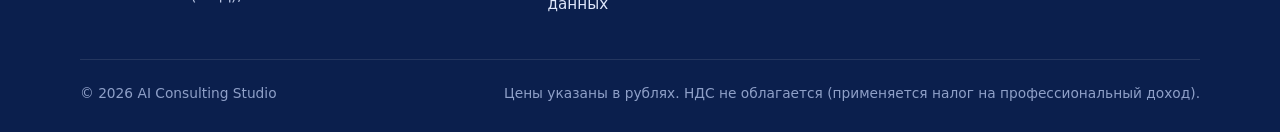
<file: oferta.html>
<!doctype html>
<html lang="ru">
<head>
<meta charset="utf-8">
<meta name="viewport" content="width=device-width, initial-scale=1">
<title>Публичная оферта — AI Consulting Studio</title>
<meta name="description" content="Публичная оферта AI Consulting Studio на оказание информационно-консультационных услуг в сфере искусственного интеллекта.">
<meta name="theme-color" content="#1f56e0">
<meta property="og:title" content="Публичная оферта — AI Consulting Studio">
<meta property="og:description" content="Публичная оферта AI Consulting Studio на оказание информационно-консультационных услуг в сфере искусственного интеллекта.">
<meta property="og:type" content="website">
<link rel="icon" href="assets/img/favicon.svg" type="image/svg+xml">
<link rel="stylesheet" href="assets/css/style.css">
</head>
<body>
<a class="sr-only" href="#main">Перейти к содержимому</a>
<header class="header">
  <div class="container header__inner">
    <a class="logo" href="index.html" aria-label="AI Consulting Studio — на главную"><svg class="logo__mark" viewBox="0 0 40 40" aria-hidden="true"><defs><linearGradient id="lg-h" x1="0" y1="0" x2="1" y2="1"><stop offset="0" stop-color="#1f56e0"/><stop offset=".55" stop-color="#2f8bff"/><stop offset="1" stop-color="#22d3ee"/></linearGradient></defs><rect width="40" height="40" rx="11" fill="url(#lg-h)"/><g stroke="#fff" stroke-width="1.8" stroke-linecap="round" opacity=".9"><path d="M12 27 20 13l8 14M15.5 21h9"/></g><g fill="#fff"><circle cx="12" cy="27" r="2.6"/><circle cx="20" cy="13" r="2.6"/><circle cx="28" cy="27" r="2.6"/></g></svg><span>AI Consulting Studio<small>онлайн-консультации по AI</small></span></a>
    <nav class="nav" aria-label="Основное меню">
      <a href="index.html#services">Услуги и цены</a>
      <a href="index.html#how">Как это работает</a>
      <a href="index.html#order">Заказ и оплата</a>
      <a href="index.html#terms">Условия</a>
      <a href="index.html#contacts">Контакты</a>
      <a class="btn btn--primary nav__mobile-cta" href="index.html#services">Выбрать услугу</a>
    </nav>
    <a class="btn btn--primary header__cta" href="index.html#services">Выбрать услугу</a>
    <button class="burger" type="button" aria-label="Открыть меню" aria-expanded="false"><svg viewBox="0 0 24 24" fill="none" stroke="currentColor" stroke-width="2" stroke-linecap="round"><path d="M4 7h16M4 12h16M4 17h16"/></svg></button>
  </div>
</header>
<main id="main">
<section class="doc-hero">
  <div class="container">
    <div class="breadcrumbs"><a href="index.html">Главная</a> / Публичная оферта</div>
    <h1>Публичная оферта</h1>
    <p class="doc__meta">Договор возмездного оказания информационно-консультационных услуг. Редакция от 18.11.2026.</p>
  </div>
</section>
<section class="doc">
  <div class="container doc__layout">
    <aside class="doc__toc"><b>Содержание</b><ol><li><a href="#s1">Общие положения</a></li>
<li><a href="#s2">Сведения об исполнителе</a></li>
<li><a href="#s3">Предмет договора</a></li>
<li><a href="#s4">Перечень и стоимость услуг</a></li>
<li><a href="#s5">Порядок оформления и оплаты заказа</a></li>
<li><a href="#s6">Порядок оказания консультационных услуг</a></li>
<li><a href="#s7">Сроки предоставления результатов</a></li>
<li><a href="#s8">Права и обязанности сторон</a></li>
<li><a href="#s9">Условия отказа от услуги</a></li>
<li><a href="#s10">Порядок возврата денежных средств</a></li>
<li><a href="#s11">Ответственность сторон</a></li>
<li><a href="#s12">Обработка персональных данных</a></li>
<li><a href="#s13">Контактные данные исполнителя</a></li></ol></aside>
    <article class="doc__body">
<h2 id="s1">1. Общие положения</h2>

<p>1.1. Настоящий документ является официальным предложением (публичной офертой) в соответствии с пунктом 2 статьи 437 Гражданского кодекса Российской Федерации и содержит все существенные условия договора возмездного оказания информационно-консультационных услуг (далее — Договор).</p>
<p>1.2. Полным и безоговорочным принятием (акцептом) настоящей оферты в соответствии с пунктом 3 статьи 438 Гражданского кодекса РФ является оплата Заказчиком выбранной услуги. С момента акцепта Договор считается заключённым в простой письменной форме.</p>
<p>1.3. Термины, используемые в оферте:</p>
<ul>
<li><b>Исполнитель</b> — физическое лицо, применяющее специальный налоговый режим «Налог на профессиональный доход» (самозанятый), сведения о котором указаны в разделе 2.</li>
<li><b>Заказчик</b> — дееспособное физическое лицо, индивидуальный предприниматель или представитель юридического лица, принявшее условия оферты.</li>
<li><b>Сайт</b> — сайт AI Consulting Studio, на котором размещена настоящая оферта.</li>
<li><b>Заказ</b> — выбранная и оплаченная Заказчиком услуга.</li>
<li><b>Задание</b> — вопрос, описание задачи или техническое задание, переданное Заказчиком Исполнителю.</li>
<li><b>Результат</b> — консультация, анализ, разбор или текст промтов, подготовленные Исполнителем и переданные Заказчику в электронном виде.</li>
</ul>
<p>1.4. Исполнитель вправе изменять условия оферты, публикуя новую редакцию на Сайте. Изменения не распространяются на Заказы, оплаченные до публикации новой редакции.</p>
<p>1.5. К отношениям с Заказчиком — потребителем применяются положения Закона РФ от 07.02.1992 № 2300-1 «О защите прав потребителей». Условия оферты, ограничивающие права потребителя по сравнению с законом, не применяются.</p>
<h2 id="s2">2. Сведения об исполнителе</h2>

<p>2.1. Исполнитель не зарегистрирован в качестве индивидуального предпринимателя и осуществляет деятельность как плательщик налога на профессиональный доход в соответствии с Федеральным законом от 27.11.2018 № 422-ФЗ.</p>
<table>
<tr><th>Статус</th><td data-cfg="status">Физическое лицо — плательщик налога на профессиональный доход (самозанятый)</td></tr>
<tr><th>ФИО</th><td><span data-cfg="fullname">Лынов Александр Игоревич</span></td></tr>
<tr><th>ИНН</th><td data-cfg="inn">366414917127</td></tr>
<tr><th>Телефон</th><td><a data-cfg="phone" href="tel:+79525458933">+7 952 545-89-33</a></td></tr>
<tr><th>E-mail</th><td><a data-cfg="email" href="mailto:ip.lynov.alex@gmail.com">ip.lynov.alex@gmail.com</a></td></tr>
<tr><th>Сайт</th><td>сайт, на котором размещён настоящий документ</td></tr>
</table>
<h2 id="s3">3. Предмет договора</h2>

<p>3.1. Исполнитель обязуется оказать Заказчику информационно-консультационные услуги в сфере искусственного интеллекта, выбранные Заказчиком на Сайте, а Заказчик обязуется принять и оплатить их.</p>
<p>3.2. Услуги включают консультирование по возможностям AI-сервисов и технологий, разбор функциональности AI-инструментов, разработку промтов (запросов) для нейросетей.</p>
<p>3.3. Услуги оказываются дистанционно. Результат передаётся в электронном виде.</p>
<p>3.4. Результаты носят информационно-рекомендательный характер. Решение о применении рекомендаций и выборе инструментов принимает Заказчик.</p>
<p>3.5. В состав услуг не входят: юридические, бухгалтерские, медицинские и инвестиционные консультации; предоставление доступа, учётных записей или подписок на сторонние сервисы; разработка программного обеспечения. Доступность и условия работы сторонних AI-сервисов определяются их правообладателями.</p>
<h2 id="s4">4. Перечень и стоимость услуг</h2>

<p>4.1. Перечень услуг и их стоимость:</p>
<table>
<thead><tr><th>№</th><th>Услуга</th><th>Стоимость</th></tr></thead>
<tbody data-price-table><tr><td colspan="3">Включите JavaScript для отображения актуального перечня услуг.</td></tr></tbody>
</table>
<p>4.2. Цены указаны в российских рублях. НДС не облагается в связи с применением Исполнителем налога на профессиональный доход.</p>
<p>4.3. Стоимость услуги фиксируется на момент оплаты и не может быть изменена в одностороннем порядке после оплаты.</p>
<p>4.4. Услуга «Аналитика AI» оплачивается за один запрос — один вопрос или одну задачу Заказчика. Объём услуг «Разложение инструментов по функционалу» и «Персональная разработка промтов» (количество инструментов, промтов, задач) согласовывается сторонами до оплаты.</p>
<h2 id="s5">5. Порядок оформления и оплаты заказа</h2>

<p>5.1. Заказчик выбирает услугу на Сайте, знакомится с её описанием, стоимостью и настоящей офертой.</p>
<p>5.2. До оплаты Заказчик вправе уточнить у Исполнителя объём, формат и срок оказания услуги по электронной почте, телефону или в мессенджере. Согласованные условия фиксируются в переписке.</p>
<p>5.3. Оплата производится онлайн через платёжный сервис Robokassa (ООО «Робокасса») способами, доступными на платёжной странице, либо иным способом, согласованным сторонами. Данные банковских карт обрабатываются платёжным сервисом; Исполнитель к ним доступа не имеет.</p>
<p>5.4. Обязательство по оплате считается исполненным с момента поступления денежных средств Исполнителю (подтверждения платежа платёжным сервисом).</p>
<p>5.5. После получения оплаты Исполнитель формирует чек в приложении «Мой налог» и передаёт его Заказчику в электронном виде в соответствии со статьёй 14 Федерального закона № 422-ФЗ.</p>
<h2 id="s6">6. Порядок оказания консультационных услуг</h2>

<p>6.1. После оплаты Заказчик направляет Задание на электронную почту Исполнителя или иным согласованным способом, если Задание не было передано ранее.</p>
<p>6.2. Исполнитель вправе запросить у Заказчика уточнения, необходимые для оказания услуги. Срок оказания услуги исчисляется с момента получения оплаты и полного Задания.</p>
<p>6.3. Исполнитель оказывает услугу лично, на основе сведений, предоставленных Заказчиком, и общедоступной информации об AI-инструментах.</p>
<p>6.4. Результат направляется Заказчику на электронную почту или иным согласованным способом (сообщение в мессенджере, текстовый документ).</p>
<p>6.5. Услуга считается оказанной в момент направления Результата Заказчику. Если в течение 3 (трёх) рабочих дней с момента направления Результата Заказчик не заявил о недостатках, услуга считается принятой. Это не лишает Заказчика — потребителя прав, предусмотренных статьёй 29 Закона «О защите прав потребителей».</p>
<h2 id="s7">7. Сроки предоставления результатов</h2>

<p>7.1. Срок оказания услуги согласовывается сторонами до оплаты Заказа и фиксируется в переписке.</p>
<p>7.2. Если срок не был согласован отдельно, Результат предоставляется в течение 5 (пяти) рабочих дней с момента получения оплаты и полного Задания.</p>
<p>7.3. Если Заказчик не предоставил необходимые уточнения, срок продлевается на время их ожидания.</p>
<p>7.4. При невозможности соблюсти срок Исполнитель заблаговременно уведомляет Заказчика. В случае нарушения сроков Заказчик — потребитель вправе воспользоваться правами, предусмотренными статьёй 28 Закона «О защите прав потребителей».</p>
<h2 id="s8">8. Права и обязанности сторон</h2>

<p>8.1. Исполнитель обязуется:</p>
<ul><li>оказать услугу качественно, в объёме и в сроки, согласованные с Заказчиком;</li><li>сохранять конфиденциальность информации, полученной от Заказчика;</li><li>предоставить чек об оплате;</li><li>рассматривать обращения и претензии Заказчика.</li></ul>
<p>8.2. Исполнитель вправе:</p>
<ul><li>запрашивать сведения, необходимые для оказания услуги;</li><li>отказаться от исполнения Заказа до начала оказания услуги, если Задание противоречит законодательству РФ, с полным возвратом оплаты.</li></ul>
<p>8.3. Заказчик обязуется:</p>
<ul><li>предоставить достоверные контактные данные и сведения, необходимые для оказания услуги;</li><li>не передавать Исполнителю пароли, данные банковских карт и сведения, разглашение которых запрещено законом;</li><li>оплатить услугу в соответствии с офертой.</li></ul>
<p>8.4. Заказчик вправе:</p>
<ul><li>получать информацию о ходе оказания услуги;</li><li>отказаться от услуги в порядке, предусмотренном разделом 9;</li><li>предъявлять требования, предусмотренные законодательством о защите прав потребителей.</li></ul>
<h2 id="s9">9. Условия отказа от услуги</h2>

<p>9.1. Заказчик вправе отказаться от услуги в любое время до её оказания при условии оплаты Исполнителю фактически понесённых им расходов, связанных с исполнением обязательств по Договору (статья 32 Закона «О защите прав потребителей», статья 782 Гражданского кодекса РФ).</p>
<p>9.2. Если отказ заявлен до начала работы над Заданием, оплата возвращается в полном объёме.</p>
<p>9.3. Если к моменту отказа услуга оказана частично, Заказчику возвращается оплата за вычетом стоимости фактически выполненной части работ. По запросу Заказчика Исполнитель предоставляет обоснование такого расчёта.</p>
<p>9.4. Отказ от услуги направляется Исполнителю на электронную почту, указанную в разделе 13, с указанием даты оплаты, услуги и контактных данных.</p>
<p>9.5. При обнаружении недостатков оказанной услуги Заказчик — потребитель вправе потребовать их безвозмездного устранения, соответствующего уменьшения цены или отказаться от Договора в случаях и порядке, предусмотренных статьёй 29 Закона «О защите прав потребителей».</p>
<h2 id="s10">10. Порядок возврата денежных средств</h2>

<p>10.1. Требование о возврате денежных средств направляется на электронную почту Исполнителя. В требовании указываются: ФИО, дата оплаты, наименование услуги, сумма и основание возврата.</p>
<p>10.2. Исполнитель рассматривает требование и возвращает денежные средства в течение 10 (десяти) календарных дней с момента его получения.</p>
<p>10.3. Возврат производится тем же способом, которым была произведена оплата (через платёжный сервис), если стороны не согласовали иное. Срок зачисления средств зависит от банка или платёжной системы Заказчика.</p>
<p>10.4. При возврате Исполнитель производит корректировку (аннулирование) чека в приложении «Мой налог» в соответствии с законодательством.</p>
<h2 id="s11">11. Ответственность сторон</h2>

<p>11.1. За неисполнение или ненадлежащее исполнение обязательств стороны несут ответственность в соответствии с законодательством Российской Федерации.</p>
<p>11.2. Исполнитель не несёт ответственности за работу, доступность, изменение функций и тарифов сторонних AI-сервисов, а также за последствия решений, принятых Заказчиком самостоятельно на основании информационных рекомендаций, за исключением случаев, когда такие последствия вызваны недостатками услуги.</p>
<p>11.3. Стороны освобождаются от ответственности за неисполнение обязательств, вызванное обстоятельствами непреодолимой силы.</p>
<p>11.4. Споры разрешаются путём переговоров. Претензия направляется на электронную почту другой стороны; срок ответа — 10 (десять) календарных дней. Если спор не урегулирован, он рассматривается в суде в порядке, установленном законодательством РФ, в том числе с учётом права потребителя на выбор суда (статья 17 Закона «О защите прав потребителей»).</p>
<h2 id="s12">12. Обработка персональных данных</h2>

<p>12.1. Принимая оферту, Заказчик подтверждает, что ознакомлен с <a href="privacy.html">Политикой обработки персональных данных</a>.</p>
<p>12.2. Персональные данные Заказчика обрабатываются в целях заключения и исполнения Договора в соответствии с Федеральным законом от 27.07.2006 № 152-ФЗ «О персональных данных» и Политикой. Обработка, не связанная с исполнением Договора, осуществляется на основании отдельного <a href="soglasie.html">согласия</a>.</p>
<h2 id="s13">13. Контактные данные исполнителя</h2>

<table>
<tr><th>Статус</th><td data-cfg="status">Физическое лицо — плательщик налога на профессиональный доход (самозанятый)</td></tr>
<tr><th>ФИО</th><td><span data-cfg="fullname">Лынов Александр Игоревич</span></td></tr>
<tr><th>ИНН</th><td data-cfg="inn">366414917127</td></tr>
<tr><th>Телефон</th><td><a data-cfg="phone" href="tel:+79525458933">+7 952 545-89-33</a></td></tr>
<tr><th>E-mail</th><td><a data-cfg="email" href="mailto:ip.lynov.alex@gmail.com">ip.lynov.alex@gmail.com</a></td></tr>
<tr><th>Сайт</th><td>сайт, на котором размещён настоящий документ</td></tr>
</table>
<p class="doc__meta">Редакция от 18.11.2026.</p>
      <div class="doc__links">
        <a class="btn btn--primary" href="index.html#services">Выбрать услугу</a>
        <a class="btn btn--outline" href="index.html#contacts">Связаться</a>
      </div>
    </article>
  </div>
</section>
</main>
<footer class="footer">
  <div class="container">
    <div class="footer__grid">
      <div>
        <a class="logo" href="index.html"><svg class="logo__mark" viewBox="0 0 40 40" aria-hidden="true"><defs><linearGradient id="lg-f" x1="0" y1="0" x2="1" y2="1"><stop offset="0" stop-color="#1f56e0"/><stop offset=".55" stop-color="#2f8bff"/><stop offset="1" stop-color="#22d3ee"/></linearGradient></defs><rect width="40" height="40" rx="11" fill="url(#lg-f)"/><g stroke="#fff" stroke-width="1.8" stroke-linecap="round" opacity=".9"><path d="M12 27 20 13l8 14M15.5 21h9"/></g><g fill="#fff"><circle cx="12" cy="27" r="2.6"/><circle cx="20" cy="13" r="2.6"/><circle cx="28" cy="27" r="2.6"/></g></svg><span>AI Consulting Studio<small>онлайн-консультации по AI</small></span></a>
        <p>Консультации и помощь в использовании инструментов искусственного интеллекта. Услуги оказываются дистанционно.</p>
        <p>Исполнитель: <span data-cfg="fullname">Лынов Александр Игоревич</span>, самозанятый (НПД), ИНН <span data-cfg="inn">366414917127</span></p>
      </div>
      <div>
        <h4>Документы</h4>
        <ul>
          <li><a href="oferta.html">Публичная оферта</a></li>
          <li><a href="usloviya.html">Условия оказания услуг и возврата</a></li>
          <li><a href="privacy.html">Политика обработки персональных данных</a></li>
          <li><a href="soglasie.html">Согласие на обработку персональных данных</a></li>
        </ul>
      </div>
      <div>
        <h4>Контакты</h4>
        <ul>
          <li><a data-cfg="phone" href="tel:+79525458933">+7 952 545-89-33</a></li>
          <li><a data-cfg="email" href="mailto:ip.lynov.alex@gmail.com">ip.lynov.alex@gmail.com</a></li>
          <li class="hidden" data-tg><a data-tg-link href="#">Telegram</a></li>
        </ul>
      </div>
    </div>
    <div class="footer__bottom">
      <span>© <span data-cfg="year">2026</span> AI Consulting Studio</span>
      <span>Цены указаны в рублях. НДС не облагается (применяется налог на профессиональный доход).</span>
    </div>
  </div>
</footer>
<script src="assets/js/config.js"></script>
<script src="assets/js/main.js"></script>
</body>
</html>
</file>
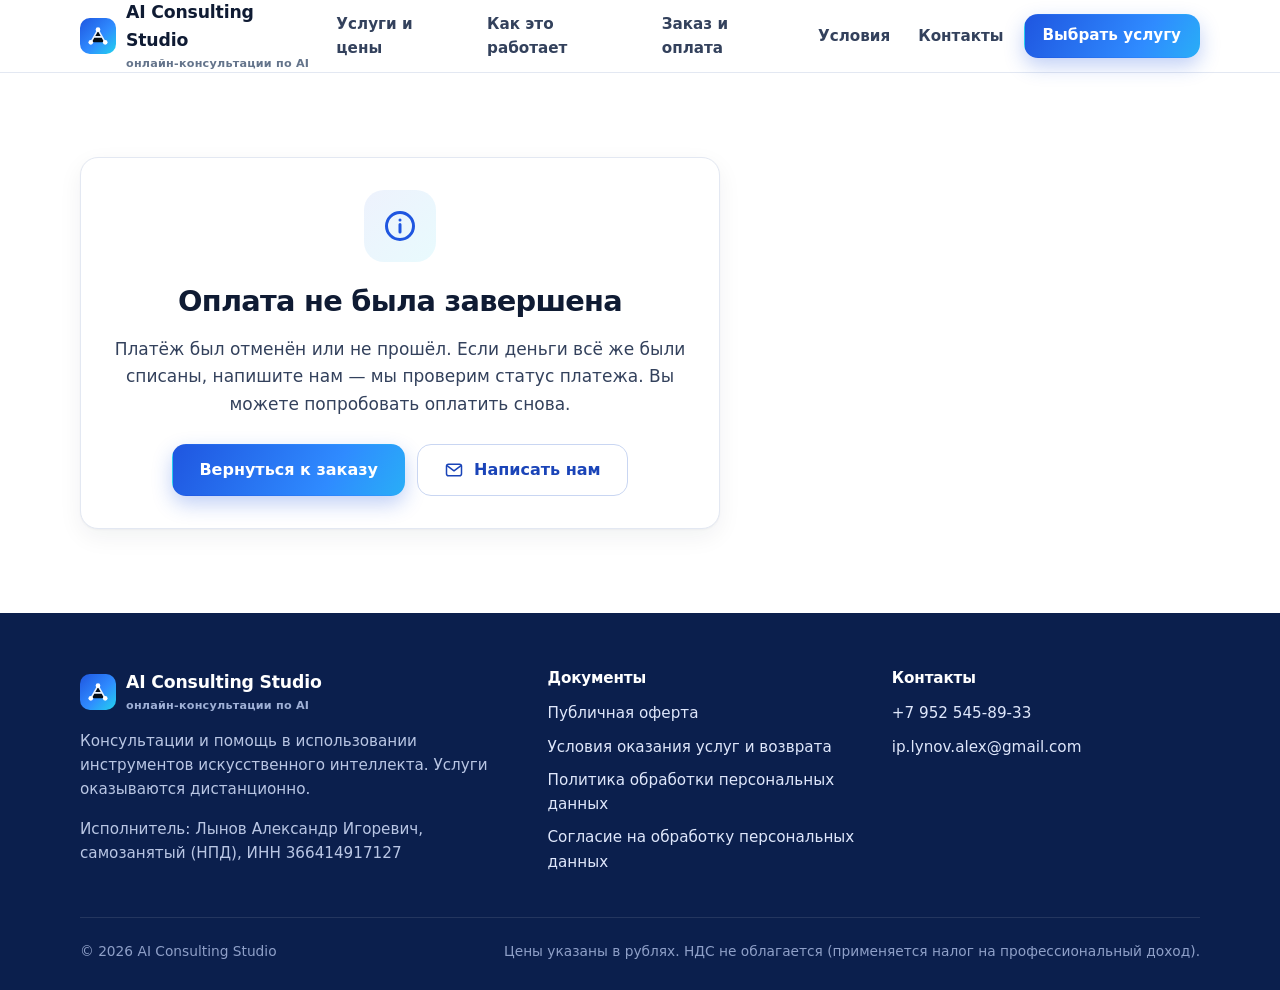
<file: oplata-oshibka.html>
<!doctype html>
<html lang="ru">
<head>
<meta charset="utf-8">
<meta name="viewport" content="width=device-width, initial-scale=1">
<title>Оплата не завершена — AI Consulting Studio</title>
<meta name="description" content="Оплата не завершена">
<meta name="robots" content="noindex">
<meta name="theme-color" content="#1f56e0">
<meta property="og:title" content="Оплата не завершена — AI Consulting Studio">
<meta property="og:description" content="Оплата не завершена">
<meta property="og:type" content="website">
<link rel="icon" href="assets/img/favicon.svg" type="image/svg+xml">
<link rel="stylesheet" href="assets/css/style.css">
</head>
<body>
<a class="sr-only" href="#main">Перейти к содержимому</a>
<header class="header">
  <div class="container header__inner">
    <a class="logo" href="index.html" aria-label="AI Consulting Studio — на главную"><svg class="logo__mark" viewBox="0 0 40 40" aria-hidden="true"><defs><linearGradient id="lg-h" x1="0" y1="0" x2="1" y2="1"><stop offset="0" stop-color="#1f56e0"/><stop offset=".55" stop-color="#2f8bff"/><stop offset="1" stop-color="#22d3ee"/></linearGradient></defs><rect width="40" height="40" rx="11" fill="url(#lg-h)"/><g stroke="#fff" stroke-width="1.8" stroke-linecap="round" opacity=".9"><path d="M12 27 20 13l8 14M15.5 21h9"/></g><g fill="#fff"><circle cx="12" cy="27" r="2.6"/><circle cx="20" cy="13" r="2.6"/><circle cx="28" cy="27" r="2.6"/></g></svg><span>AI Consulting Studio<small>онлайн-консультации по AI</small></span></a>
    <nav class="nav" aria-label="Основное меню">
      <a href="index.html#services">Услуги и цены</a>
      <a href="index.html#how">Как это работает</a>
      <a href="index.html#order">Заказ и оплата</a>
      <a href="index.html#terms">Условия</a>
      <a href="index.html#contacts">Контакты</a>
      <a class="btn btn--primary nav__mobile-cta" href="index.html#services">Выбрать услугу</a>
    </nav>
    <a class="btn btn--primary header__cta" href="index.html#services">Выбрать услугу</a>
    <button class="burger" type="button" aria-label="Открыть меню" aria-expanded="false"><svg viewBox="0 0 24 24" fill="none" stroke="currentColor" stroke-width="2" stroke-linecap="round"><path d="M4 7h16M4 12h16M4 17h16"/></svg></button>
  </div>
</header>
<main id="main">
<section class="status-page">
  <div class="container">
    <div class="card status-card">
      <div class="status-card__icon"><svg viewBox="0 0 24 24" fill="none" stroke="currentColor" stroke-width="2" stroke-linecap="round" stroke-linejoin="round" aria-hidden="true"><circle cx="12" cy="12" r="9"/><path d="M12 11v5M12 8h.01"/></svg></div>
      <h1 style="font-size:1.8rem">Оплата не была завершена</h1>
      <p>Платёж был отменён или не прошёл. Если деньги всё же были списаны, напишите нам — мы проверим статус платежа. Вы можете попробовать оплатить снова.</p>
      <div class="btn-row"><a class="btn btn--primary" href="index.html#order">Вернуться к заказу</a><a class="btn btn--outline" data-cfg="email-link" href="mailto:ip.lynov.alex@gmail.com"><svg viewBox="0 0 24 24" fill="none" stroke="currentColor" stroke-width="1.8" stroke-linecap="round" stroke-linejoin="round" aria-hidden="true"><rect x="3" y="5" width="18" height="14" rx="2.5"/><path d="m4 7 8 6 8-6"/></svg> Написать нам</a></div>
    </div>
  </div>
</section>
</main>
<footer class="footer">
  <div class="container">
    <div class="footer__grid">
      <div>
        <a class="logo" href="index.html"><svg class="logo__mark" viewBox="0 0 40 40" aria-hidden="true"><defs><linearGradient id="lg-f" x1="0" y1="0" x2="1" y2="1"><stop offset="0" stop-color="#1f56e0"/><stop offset=".55" stop-color="#2f8bff"/><stop offset="1" stop-color="#22d3ee"/></linearGradient></defs><rect width="40" height="40" rx="11" fill="url(#lg-f)"/><g stroke="#fff" stroke-width="1.8" stroke-linecap="round" opacity=".9"><path d="M12 27 20 13l8 14M15.5 21h9"/></g><g fill="#fff"><circle cx="12" cy="27" r="2.6"/><circle cx="20" cy="13" r="2.6"/><circle cx="28" cy="27" r="2.6"/></g></svg><span>AI Consulting Studio<small>онлайн-консультации по AI</small></span></a>
        <p>Консультации и помощь в использовании инструментов искусственного интеллекта. Услуги оказываются дистанционно.</p>
        <p>Исполнитель: <span data-cfg="fullname">Лынов Александр Игоревич</span>, самозанятый (НПД), ИНН <span data-cfg="inn">366414917127</span></p>
      </div>
      <div>
        <h4>Документы</h4>
        <ul>
          <li><a href="oferta.html">Публичная оферта</a></li>
          <li><a href="usloviya.html">Условия оказания услуг и возврата</a></li>
          <li><a href="privacy.html">Политика обработки персональных данных</a></li>
          <li><a href="soglasie.html">Согласие на обработку персональных данных</a></li>
        </ul>
      </div>
      <div>
        <h4>Контакты</h4>
        <ul>
          <li><a data-cfg="phone" href="tel:+79525458933">+7 952 545-89-33</a></li>
          <li><a data-cfg="email" href="mailto:ip.lynov.alex@gmail.com">ip.lynov.alex@gmail.com</a></li>
          <li class="hidden" data-tg><a data-tg-link href="#">Telegram</a></li>
        </ul>
      </div>
    </div>
    <div class="footer__bottom">
      <span>© <span data-cfg="year">2026</span> AI Consulting Studio</span>
      <span>Цены указаны в рублях. НДС не облагается (применяется налог на профессиональный доход).</span>
    </div>
  </div>
</footer>
<script src="assets/js/config.js"></script>
<script src="assets/js/main.js"></script>
</body>
</html>
</file>
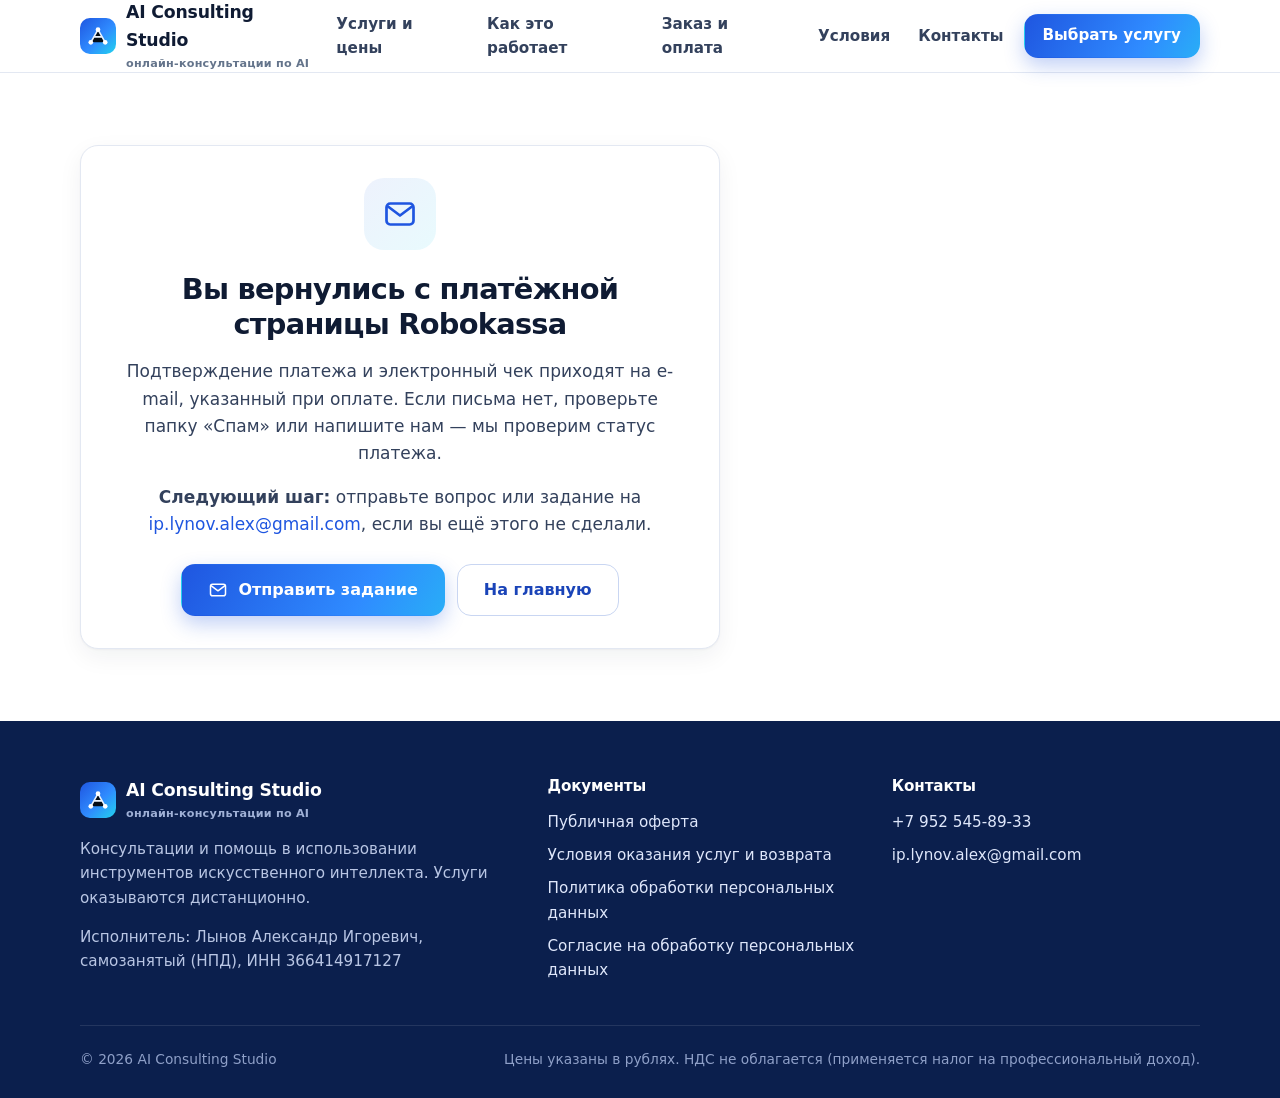
<file: oplata-uspeh.html>
<!doctype html>
<html lang="ru">
<head>
<meta charset="utf-8">
<meta name="viewport" content="width=device-width, initial-scale=1">
<title>Возврат с платёжной страницы — AI Consulting Studio</title>
<meta name="description" content="Возврат с платёжной страницы">
<meta name="robots" content="noindex">
<meta name="theme-color" content="#1f56e0">
<meta property="og:title" content="Возврат с платёжной страницы — AI Consulting Studio">
<meta property="og:description" content="Возврат с платёжной страницы">
<meta property="og:type" content="website">
<link rel="icon" href="assets/img/favicon.svg" type="image/svg+xml">
<link rel="stylesheet" href="assets/css/style.css">
</head>
<body>
<a class="sr-only" href="#main">Перейти к содержимому</a>
<header class="header">
  <div class="container header__inner">
    <a class="logo" href="index.html" aria-label="AI Consulting Studio — на главную"><svg class="logo__mark" viewBox="0 0 40 40" aria-hidden="true"><defs><linearGradient id="lg-h" x1="0" y1="0" x2="1" y2="1"><stop offset="0" stop-color="#1f56e0"/><stop offset=".55" stop-color="#2f8bff"/><stop offset="1" stop-color="#22d3ee"/></linearGradient></defs><rect width="40" height="40" rx="11" fill="url(#lg-h)"/><g stroke="#fff" stroke-width="1.8" stroke-linecap="round" opacity=".9"><path d="M12 27 20 13l8 14M15.5 21h9"/></g><g fill="#fff"><circle cx="12" cy="27" r="2.6"/><circle cx="20" cy="13" r="2.6"/><circle cx="28" cy="27" r="2.6"/></g></svg><span>AI Consulting Studio<small>онлайн-консультации по AI</small></span></a>
    <nav class="nav" aria-label="Основное меню">
      <a href="index.html#services">Услуги и цены</a>
      <a href="index.html#how">Как это работает</a>
      <a href="index.html#order">Заказ и оплата</a>
      <a href="index.html#terms">Условия</a>
      <a href="index.html#contacts">Контакты</a>
      <a class="btn btn--primary nav__mobile-cta" href="index.html#services">Выбрать услугу</a>
    </nav>
    <a class="btn btn--primary header__cta" href="index.html#services">Выбрать услугу</a>
    <button class="burger" type="button" aria-label="Открыть меню" aria-expanded="false"><svg viewBox="0 0 24 24" fill="none" stroke="currentColor" stroke-width="2" stroke-linecap="round"><path d="M4 7h16M4 12h16M4 17h16"/></svg></button>
  </div>
</header>
<main id="main">
<section class="status-page">
  <div class="container">
    <div class="card status-card">
      <div class="status-card__icon"><svg viewBox="0 0 24 24" fill="none" stroke="currentColor" stroke-width="1.8" stroke-linecap="round" stroke-linejoin="round" aria-hidden="true"><rect x="3" y="5" width="18" height="14" rx="2.5"/><path d="m4 7 8 6 8-6"/></svg></div>
      <h1 style="font-size:1.8rem">Вы вернулись с платёжной страницы Robokassa</h1>
      <p>Подтверждение платежа и электронный чек приходят на e-mail, указанный при оплате. Если письма нет, проверьте папку «Спам» или напишите нам — мы проверим статус платежа.</p>
<p><b>Следующий шаг:</b> отправьте вопрос или задание на <a data-cfg="email" href="mailto:ip.lynov.alex@gmail.com">ip.lynov.alex@gmail.com</a>, если вы ещё этого не сделали.</p>
      <div class="btn-row"><a class="btn btn--primary" data-cfg="email-link" href="mailto:ip.lynov.alex@gmail.com"><svg viewBox="0 0 24 24" fill="none" stroke="currentColor" stroke-width="1.8" stroke-linecap="round" stroke-linejoin="round" aria-hidden="true"><rect x="3" y="5" width="18" height="14" rx="2.5"/><path d="m4 7 8 6 8-6"/></svg> Отправить задание</a><a class="btn btn--tg hidden" data-tg href="#"><svg viewBox="0 0 24 24" fill="currentColor" aria-hidden="true"><path d="M21.9 4.3 18.7 19.4c-.2 1-.9 1.3-1.8.8l-4.9-3.6-2.4 2.3c-.3.3-.5.5-1 .5l.4-5 9.1-8.2c.4-.4-.1-.6-.6-.2L6.2 13 1.4 11.5c-1-.3-1-1 .2-1.5L20.6 2.7c.9-.3 1.6.2 1.3 1.6z"/></svg> Telegram</a><a class="btn btn--outline" href="index.html">На главную</a></div>
    </div>
  </div>
</section>
</main>
<footer class="footer">
  <div class="container">
    <div class="footer__grid">
      <div>
        <a class="logo" href="index.html"><svg class="logo__mark" viewBox="0 0 40 40" aria-hidden="true"><defs><linearGradient id="lg-f" x1="0" y1="0" x2="1" y2="1"><stop offset="0" stop-color="#1f56e0"/><stop offset=".55" stop-color="#2f8bff"/><stop offset="1" stop-color="#22d3ee"/></linearGradient></defs><rect width="40" height="40" rx="11" fill="url(#lg-f)"/><g stroke="#fff" stroke-width="1.8" stroke-linecap="round" opacity=".9"><path d="M12 27 20 13l8 14M15.5 21h9"/></g><g fill="#fff"><circle cx="12" cy="27" r="2.6"/><circle cx="20" cy="13" r="2.6"/><circle cx="28" cy="27" r="2.6"/></g></svg><span>AI Consulting Studio<small>онлайн-консультации по AI</small></span></a>
        <p>Консультации и помощь в использовании инструментов искусственного интеллекта. Услуги оказываются дистанционно.</p>
        <p>Исполнитель: <span data-cfg="fullname">Лынов Александр Игоревич</span>, самозанятый (НПД), ИНН <span data-cfg="inn">366414917127</span></p>
      </div>
      <div>
        <h4>Документы</h4>
        <ul>
          <li><a href="oferta.html">Публичная оферта</a></li>
          <li><a href="usloviya.html">Условия оказания услуг и возврата</a></li>
          <li><a href="privacy.html">Политика обработки персональных данных</a></li>
          <li><a href="soglasie.html">Согласие на обработку персональных данных</a></li>
        </ul>
      </div>
      <div>
        <h4>Контакты</h4>
        <ul>
          <li><a data-cfg="phone" href="tel:+79525458933">+7 952 545-89-33</a></li>
          <li><a data-cfg="email" href="mailto:ip.lynov.alex@gmail.com">ip.lynov.alex@gmail.com</a></li>
          <li class="hidden" data-tg><a data-tg-link href="#">Telegram</a></li>
        </ul>
      </div>
    </div>
    <div class="footer__bottom">
      <span>© <span data-cfg="year">2026</span> AI Consulting Studio</span>
      <span>Цены указаны в рублях. НДС не облагается (применяется налог на профессиональный доход).</span>
    </div>
  </div>
</footer>
<script src="assets/js/config.js"></script>
<script src="assets/js/main.js"></script>
</body>
</html>
</file>
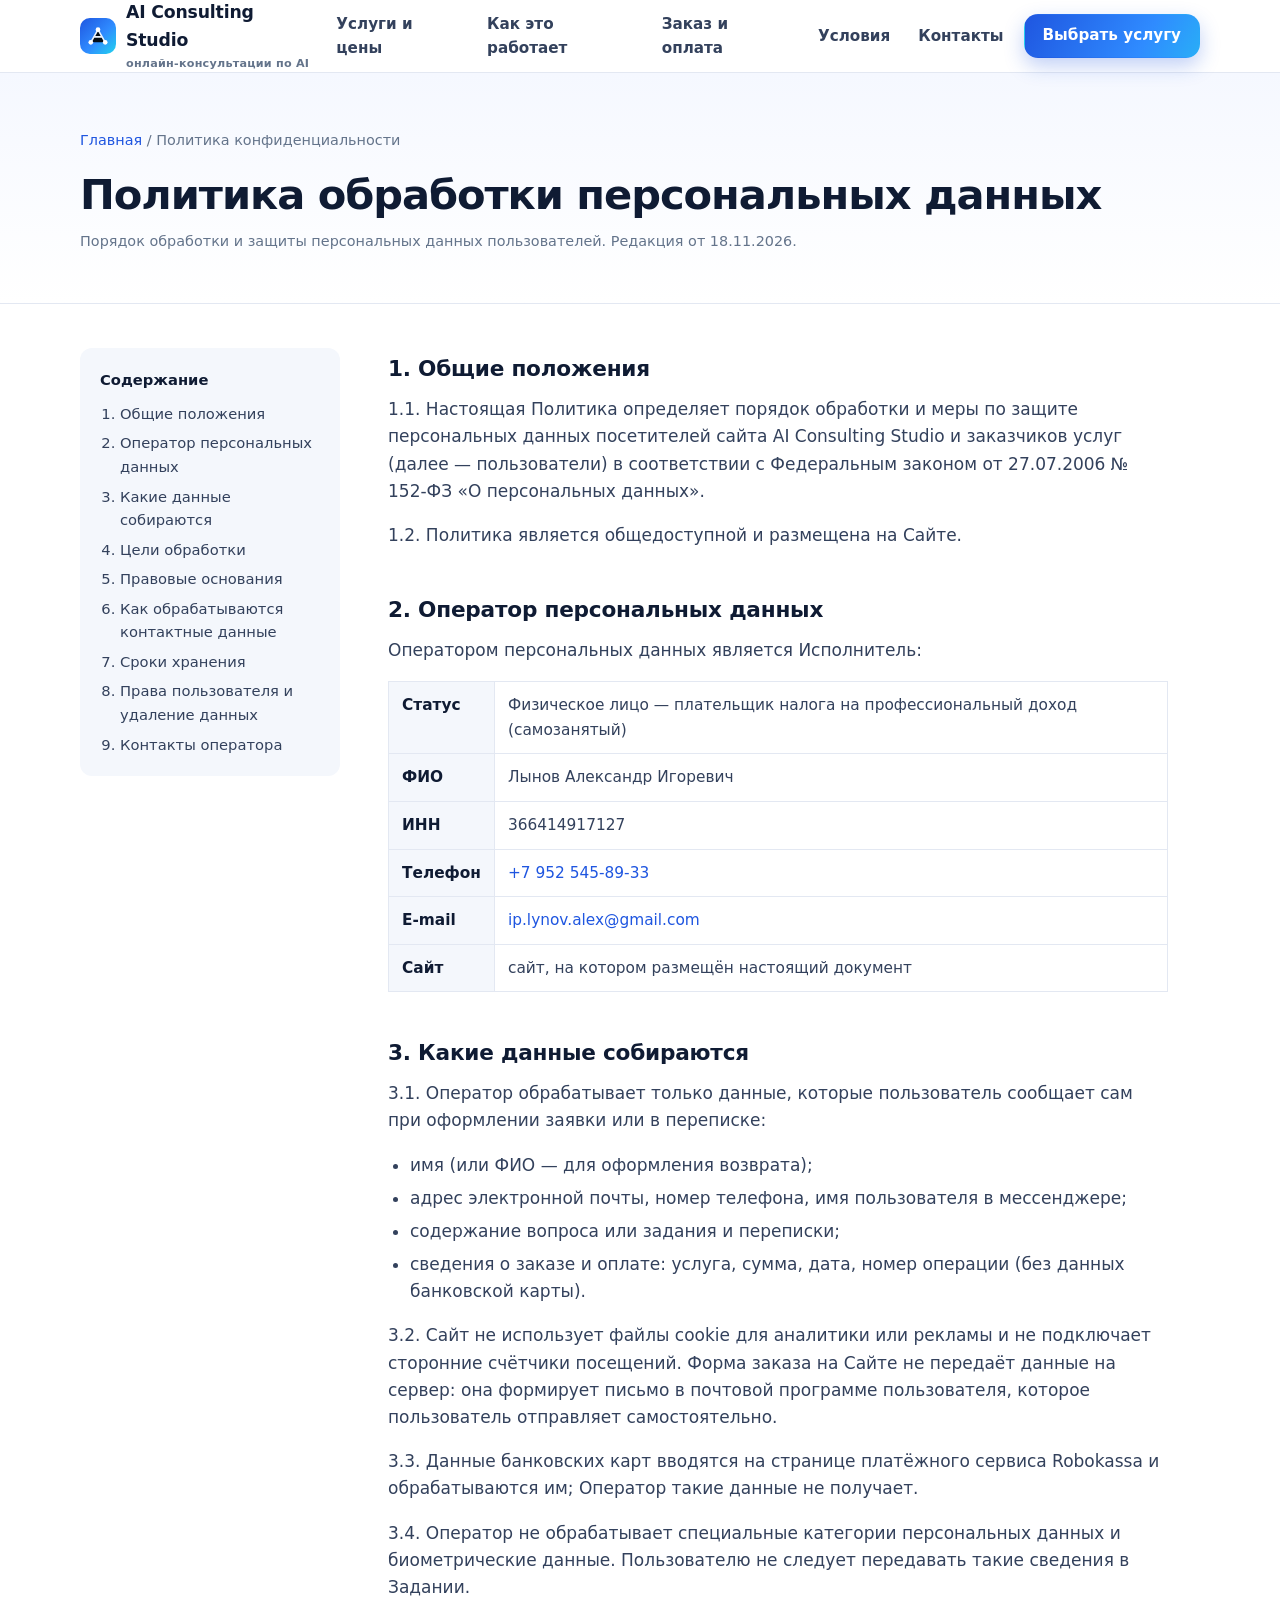
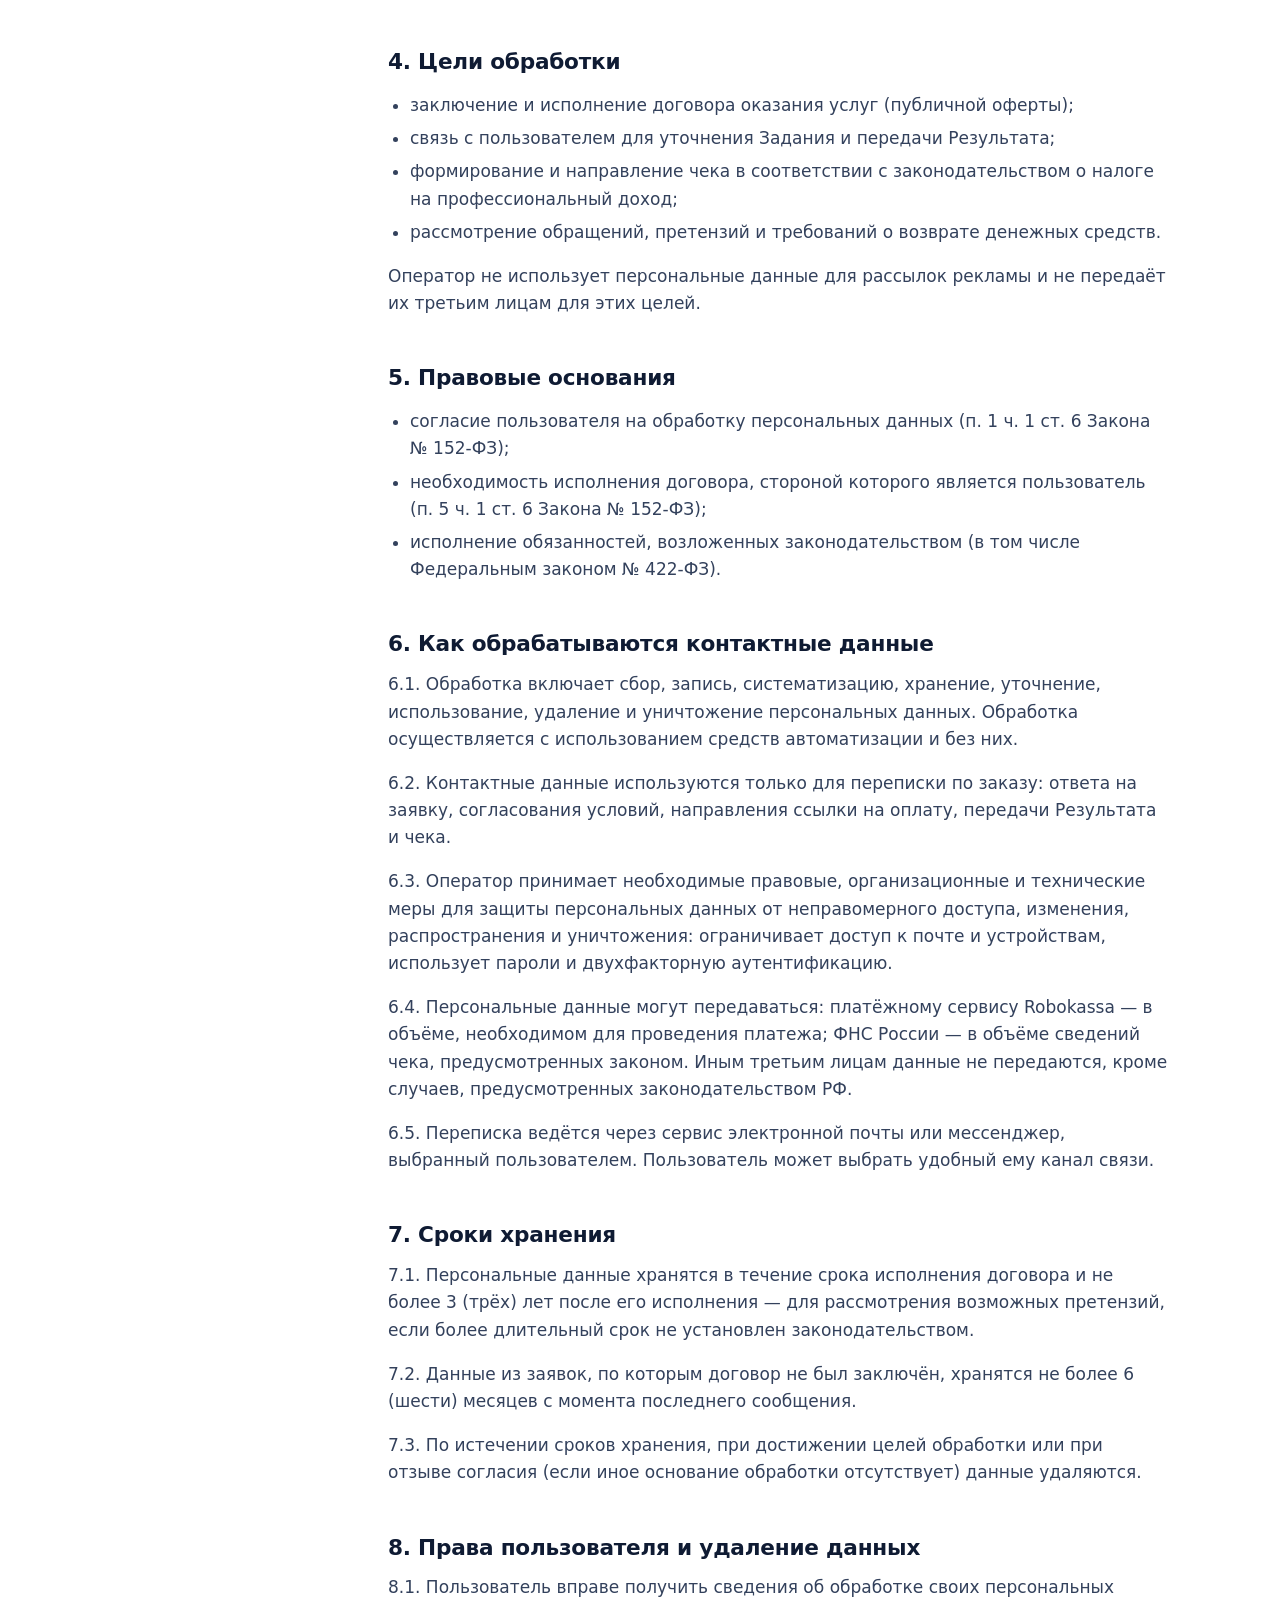
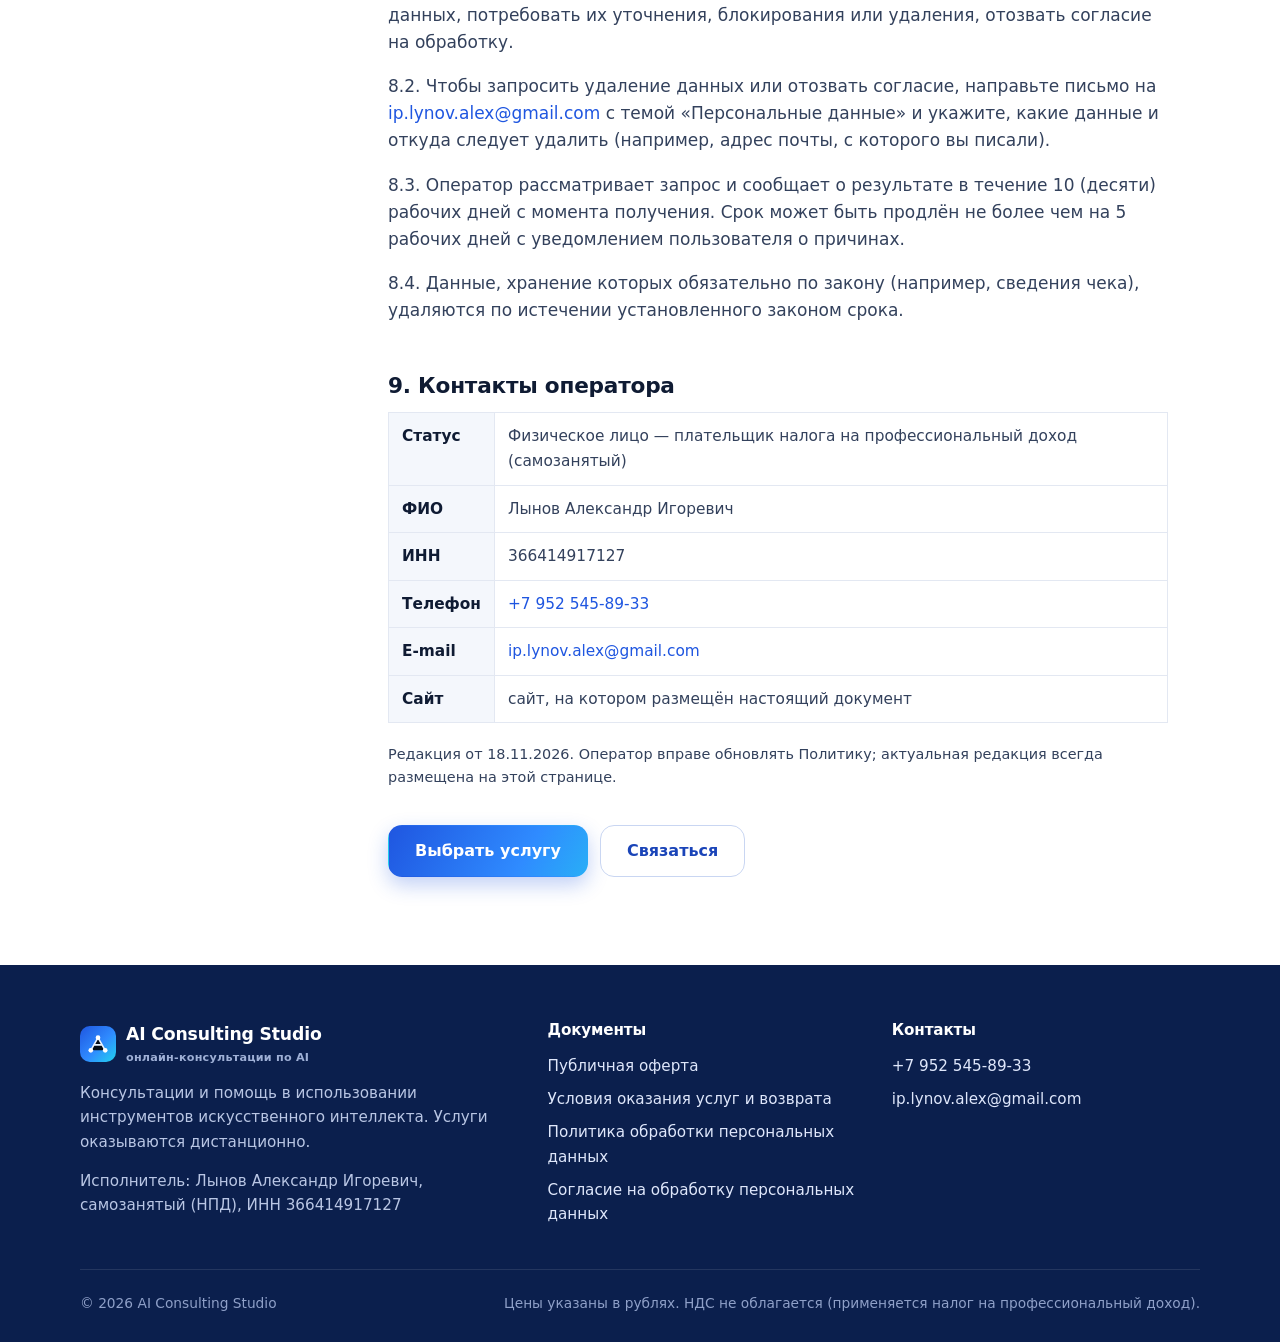
<file: privacy.html>
<!doctype html>
<html lang="ru">
<head>
<meta charset="utf-8">
<meta name="viewport" content="width=device-width, initial-scale=1">
<title>Политика обработки персональных данных — AI Consulting Studio</title>
<meta name="description" content="Политика обработки персональных данных AI Consulting Studio.">
<meta name="theme-color" content="#1f56e0">
<meta property="og:title" content="Политика обработки персональных данных — AI Consulting Studio">
<meta property="og:description" content="Политика обработки персональных данных AI Consulting Studio.">
<meta property="og:type" content="website">
<link rel="icon" href="assets/img/favicon.svg" type="image/svg+xml">
<link rel="stylesheet" href="assets/css/style.css">
</head>
<body>
<a class="sr-only" href="#main">Перейти к содержимому</a>
<header class="header">
  <div class="container header__inner">
    <a class="logo" href="index.html" aria-label="AI Consulting Studio — на главную"><svg class="logo__mark" viewBox="0 0 40 40" aria-hidden="true"><defs><linearGradient id="lg-h" x1="0" y1="0" x2="1" y2="1"><stop offset="0" stop-color="#1f56e0"/><stop offset=".55" stop-color="#2f8bff"/><stop offset="1" stop-color="#22d3ee"/></linearGradient></defs><rect width="40" height="40" rx="11" fill="url(#lg-h)"/><g stroke="#fff" stroke-width="1.8" stroke-linecap="round" opacity=".9"><path d="M12 27 20 13l8 14M15.5 21h9"/></g><g fill="#fff"><circle cx="12" cy="27" r="2.6"/><circle cx="20" cy="13" r="2.6"/><circle cx="28" cy="27" r="2.6"/></g></svg><span>AI Consulting Studio<small>онлайн-консультации по AI</small></span></a>
    <nav class="nav" aria-label="Основное меню">
      <a href="index.html#services">Услуги и цены</a>
      <a href="index.html#how">Как это работает</a>
      <a href="index.html#order">Заказ и оплата</a>
      <a href="index.html#terms">Условия</a>
      <a href="index.html#contacts">Контакты</a>
      <a class="btn btn--primary nav__mobile-cta" href="index.html#services">Выбрать услугу</a>
    </nav>
    <a class="btn btn--primary header__cta" href="index.html#services">Выбрать услугу</a>
    <button class="burger" type="button" aria-label="Открыть меню" aria-expanded="false"><svg viewBox="0 0 24 24" fill="none" stroke="currentColor" stroke-width="2" stroke-linecap="round"><path d="M4 7h16M4 12h16M4 17h16"/></svg></button>
  </div>
</header>
<main id="main">
<section class="doc-hero">
  <div class="container">
    <div class="breadcrumbs"><a href="index.html">Главная</a> / Политика конфиденциальности</div>
    <h1>Политика обработки персональных данных</h1>
    <p class="doc__meta">Порядок обработки и защиты персональных данных пользователей. Редакция от 18.11.2026.</p>
  </div>
</section>
<section class="doc">
  <div class="container doc__layout">
    <aside class="doc__toc"><b>Содержание</b><ol><li><a href="#s1">Общие положения</a></li>
<li><a href="#s2">Оператор персональных данных</a></li>
<li><a href="#s3">Какие данные собираются</a></li>
<li><a href="#s4">Цели обработки</a></li>
<li><a href="#s5">Правовые основания</a></li>
<li><a href="#s6">Как обрабатываются контактные данные</a></li>
<li><a href="#s7">Сроки хранения</a></li>
<li><a href="#s8">Права пользователя и удаление данных</a></li>
<li><a href="#s9">Контакты оператора</a></li></ol></aside>
    <article class="doc__body">
<h2 id="s1">1. Общие положения</h2>

<p>1.1. Настоящая Политика определяет порядок обработки и меры по защите персональных данных посетителей сайта AI Consulting Studio и заказчиков услуг (далее — пользователи) в соответствии с Федеральным законом от 27.07.2006 № 152-ФЗ «О персональных данных».</p>
<p>1.2. Политика является общедоступной и размещена на Сайте.</p>
<h2 id="s2">2. Оператор персональных данных</h2>

<p>Оператором персональных данных является Исполнитель:</p>
<table>
<tr><th>Статус</th><td data-cfg="status">Физическое лицо — плательщик налога на профессиональный доход (самозанятый)</td></tr>
<tr><th>ФИО</th><td><span data-cfg="fullname">Лынов Александр Игоревич</span></td></tr>
<tr><th>ИНН</th><td data-cfg="inn">366414917127</td></tr>
<tr><th>Телефон</th><td><a data-cfg="phone" href="tel:+79525458933">+7 952 545-89-33</a></td></tr>
<tr><th>E-mail</th><td><a data-cfg="email" href="mailto:ip.lynov.alex@gmail.com">ip.lynov.alex@gmail.com</a></td></tr>
<tr><th>Сайт</th><td>сайт, на котором размещён настоящий документ</td></tr>
</table>
<h2 id="s3">3. Какие данные собираются</h2>

<p>3.1. Оператор обрабатывает только данные, которые пользователь сообщает сам при оформлении заявки или в переписке:</p>
<ul>
<li>имя (или ФИО — для оформления возврата);</li>
<li>адрес электронной почты, номер телефона, имя пользователя в мессенджере;</li>
<li>содержание вопроса или задания и переписки;</li>
<li>сведения о заказе и оплате: услуга, сумма, дата, номер операции (без данных банковской карты).</li>
</ul>
<p>3.2. Сайт не использует файлы cookie для аналитики или рекламы и не подключает сторонние счётчики посещений. Форма заказа на Сайте не передаёт данные на сервер: она формирует письмо в почтовой программе пользователя, которое пользователь отправляет самостоятельно.</p>
<p>3.3. Данные банковских карт вводятся на странице платёжного сервиса Robokassa и обрабатываются им; Оператор такие данные не получает.</p>
<p>3.4. Оператор не обрабатывает специальные категории персональных данных и биометрические данные. Пользователю не следует передавать такие сведения в Задании.</p>
<h2 id="s4">4. Цели обработки</h2>

<ul>
<li>заключение и исполнение договора оказания услуг (публичной оферты);</li>
<li>связь с пользователем для уточнения Задания и передачи Результата;</li>
<li>формирование и направление чека в соответствии с законодательством о налоге на профессиональный доход;</li>
<li>рассмотрение обращений, претензий и требований о возврате денежных средств.</li>
</ul>
<p>Оператор не использует персональные данные для рассылок рекламы и не передаёт их третьим лицам для этих целей.</p>
<h2 id="s5">5. Правовые основания</h2>

<ul>
<li>согласие пользователя на обработку персональных данных (п. 1 ч. 1 ст. 6 Закона № 152-ФЗ);</li>
<li>необходимость исполнения договора, стороной которого является пользователь (п. 5 ч. 1 ст. 6 Закона № 152-ФЗ);</li>
<li>исполнение обязанностей, возложенных законодательством (в том числе Федеральным законом № 422-ФЗ).</li>
</ul>
<h2 id="s6">6. Как обрабатываются контактные данные</h2>

<p>6.1. Обработка включает сбор, запись, систематизацию, хранение, уточнение, использование, удаление и уничтожение персональных данных. Обработка осуществляется с использованием средств автоматизации и без них.</p>
<p>6.2. Контактные данные используются только для переписки по заказу: ответа на заявку, согласования условий, направления ссылки на оплату, передачи Результата и чека.</p>
<p>6.3. Оператор принимает необходимые правовые, организационные и технические меры для защиты персональных данных от неправомерного доступа, изменения, распространения и уничтожения: ограничивает доступ к почте и устройствам, использует пароли и двухфакторную аутентификацию.</p>
<p>6.4. Персональные данные могут передаваться: платёжному сервису Robokassa — в объёме, необходимом для проведения платежа; ФНС России — в объёме сведений чека, предусмотренных законом. Иным третьим лицам данные не передаются, кроме случаев, предусмотренных законодательством РФ.</p>
<p>6.5. Переписка ведётся через сервис электронной почты или мессенджер, выбранный пользователем. Пользователь может выбрать удобный ему канал связи.</p>
<h2 id="s7">7. Сроки хранения</h2>

<p>7.1. Персональные данные хранятся в течение срока исполнения договора и не более 3 (трёх) лет после его исполнения — для рассмотрения возможных претензий, если более длительный срок не установлен законодательством.</p>
<p>7.2. Данные из заявок, по которым договор не был заключён, хранятся не более 6 (шести) месяцев с момента последнего сообщения.</p>
<p>7.3. По истечении сроков хранения, при достижении целей обработки или при отзыве согласия (если иное основание обработки отсутствует) данные удаляются.</p>
<h2 id="s8">8. Права пользователя и удаление данных</h2>

<p>8.1. Пользователь вправе получить сведения об обработке своих персональных данных, потребовать их уточнения, блокирования или удаления, отозвать согласие на обработку.</p>
<p>8.2. Чтобы запросить удаление данных или отозвать согласие, направьте письмо на <a data-cfg="email" href="mailto:ip.lynov.alex@gmail.com">ip.lynov.alex@gmail.com</a> с темой «Персональные данные» и укажите, какие данные и откуда следует удалить (например, адрес почты, с которого вы писали).</p>
<p>8.3. Оператор рассматривает запрос и сообщает о результате в течение 10 (десяти) рабочих дней с момента получения. Срок может быть продлён не более чем на 5 рабочих дней с уведомлением пользователя о причинах.</p>
<p>8.4. Данные, хранение которых обязательно по закону (например, сведения чека), удаляются по истечении установленного законом срока.</p>
<h2 id="s9">9. Контакты оператора</h2>

<table>
<tr><th>Статус</th><td data-cfg="status">Физическое лицо — плательщик налога на профессиональный доход (самозанятый)</td></tr>
<tr><th>ФИО</th><td><span data-cfg="fullname">Лынов Александр Игоревич</span></td></tr>
<tr><th>ИНН</th><td data-cfg="inn">366414917127</td></tr>
<tr><th>Телефон</th><td><a data-cfg="phone" href="tel:+79525458933">+7 952 545-89-33</a></td></tr>
<tr><th>E-mail</th><td><a data-cfg="email" href="mailto:ip.lynov.alex@gmail.com">ip.lynov.alex@gmail.com</a></td></tr>
<tr><th>Сайт</th><td>сайт, на котором размещён настоящий документ</td></tr>
</table>
<p class="doc__meta">Редакция от 18.11.2026. Оператор вправе обновлять Политику; актуальная редакция всегда размещена на этой странице.</p>
      <div class="doc__links">
        <a class="btn btn--primary" href="index.html#services">Выбрать услугу</a>
        <a class="btn btn--outline" href="index.html#contacts">Связаться</a>
      </div>
    </article>
  </div>
</section>
</main>
<footer class="footer">
  <div class="container">
    <div class="footer__grid">
      <div>
        <a class="logo" href="index.html"><svg class="logo__mark" viewBox="0 0 40 40" aria-hidden="true"><defs><linearGradient id="lg-f" x1="0" y1="0" x2="1" y2="1"><stop offset="0" stop-color="#1f56e0"/><stop offset=".55" stop-color="#2f8bff"/><stop offset="1" stop-color="#22d3ee"/></linearGradient></defs><rect width="40" height="40" rx="11" fill="url(#lg-f)"/><g stroke="#fff" stroke-width="1.8" stroke-linecap="round" opacity=".9"><path d="M12 27 20 13l8 14M15.5 21h9"/></g><g fill="#fff"><circle cx="12" cy="27" r="2.6"/><circle cx="20" cy="13" r="2.6"/><circle cx="28" cy="27" r="2.6"/></g></svg><span>AI Consulting Studio<small>онлайн-консультации по AI</small></span></a>
        <p>Консультации и помощь в использовании инструментов искусственного интеллекта. Услуги оказываются дистанционно.</p>
        <p>Исполнитель: <span data-cfg="fullname">Лынов Александр Игоревич</span>, самозанятый (НПД), ИНН <span data-cfg="inn">366414917127</span></p>
      </div>
      <div>
        <h4>Документы</h4>
        <ul>
          <li><a href="oferta.html">Публичная оферта</a></li>
          <li><a href="usloviya.html">Условия оказания услуг и возврата</a></li>
          <li><a href="privacy.html">Политика обработки персональных данных</a></li>
          <li><a href="soglasie.html">Согласие на обработку персональных данных</a></li>
        </ul>
      </div>
      <div>
        <h4>Контакты</h4>
        <ul>
          <li><a data-cfg="phone" href="tel:+79525458933">+7 952 545-89-33</a></li>
          <li><a data-cfg="email" href="mailto:ip.lynov.alex@gmail.com">ip.lynov.alex@gmail.com</a></li>
          <li class="hidden" data-tg><a data-tg-link href="#">Telegram</a></li>
        </ul>
      </div>
    </div>
    <div class="footer__bottom">
      <span>© <span data-cfg="year">2026</span> AI Consulting Studio</span>
      <span>Цены указаны в рублях. НДС не облагается (применяется налог на профессиональный доход).</span>
    </div>
  </div>
</footer>
<script src="assets/js/config.js"></script>
<script src="assets/js/main.js"></script>
</body>
</html>
</file>
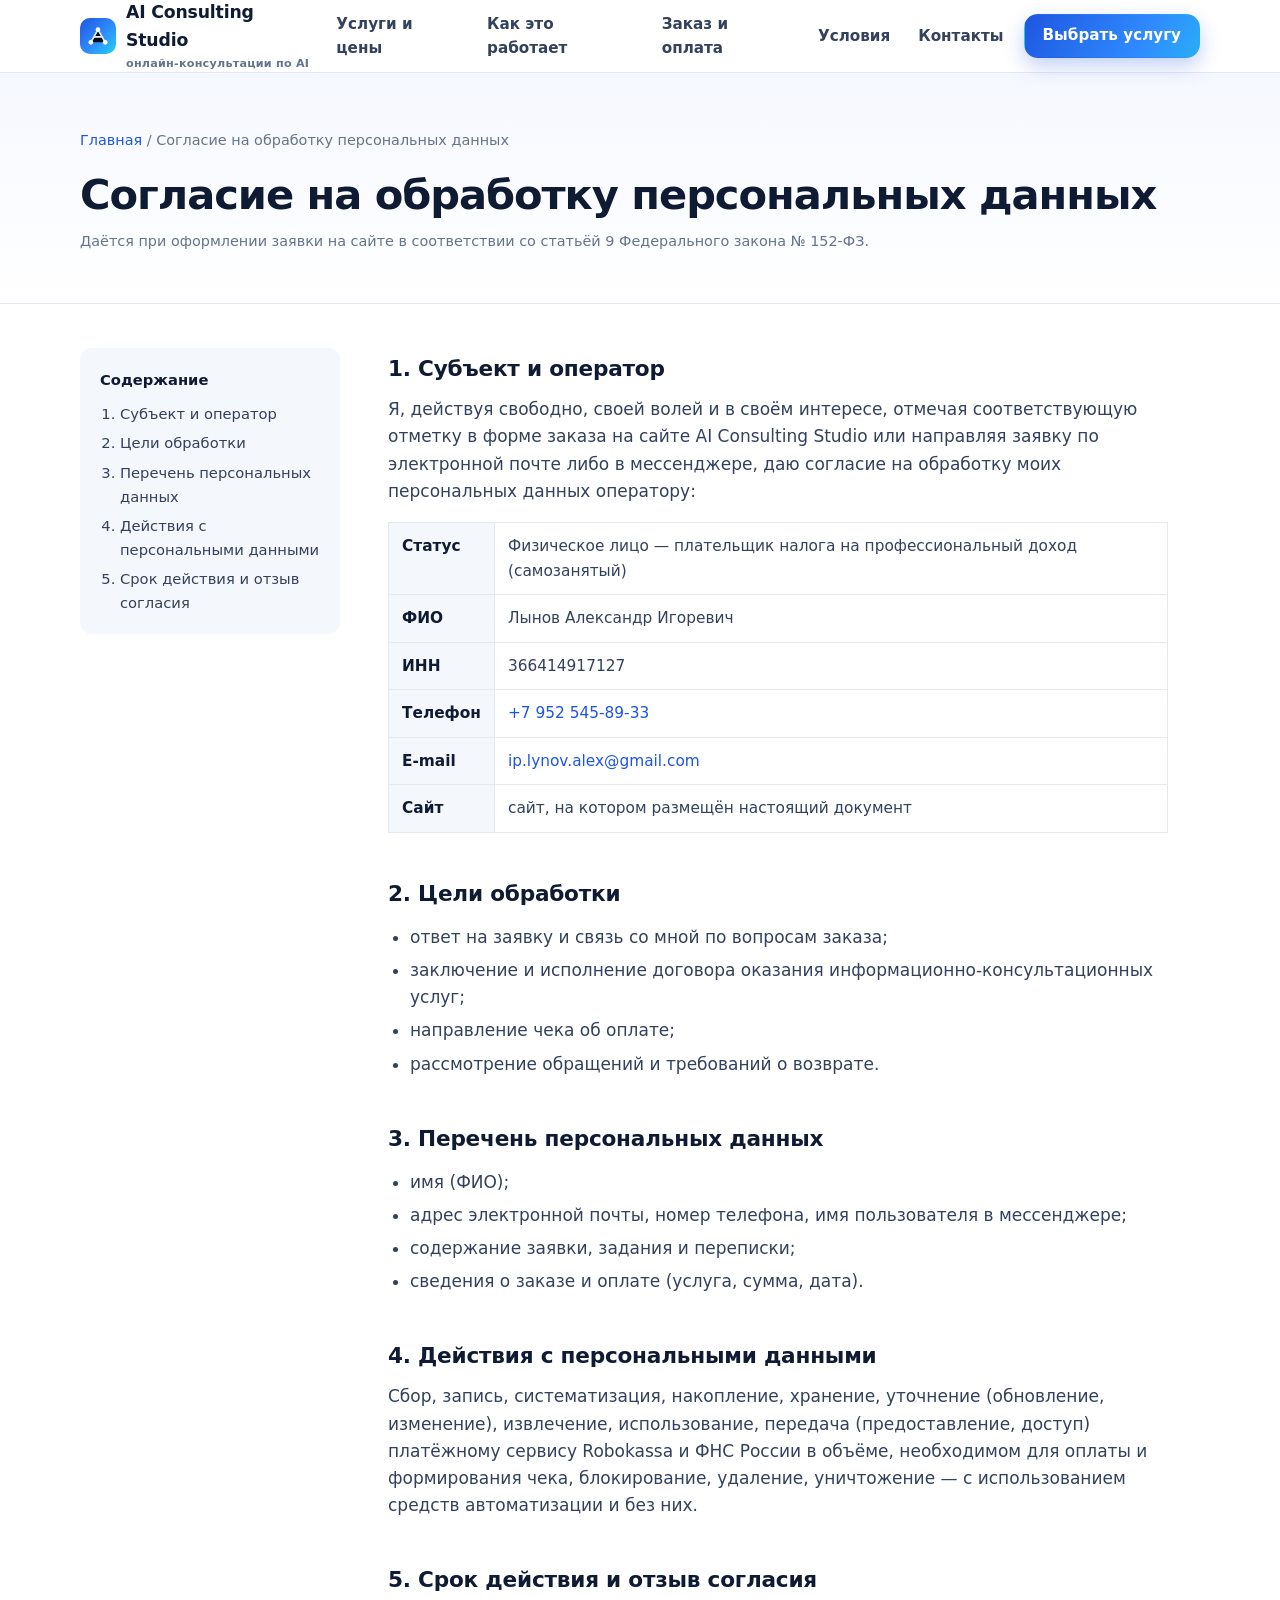
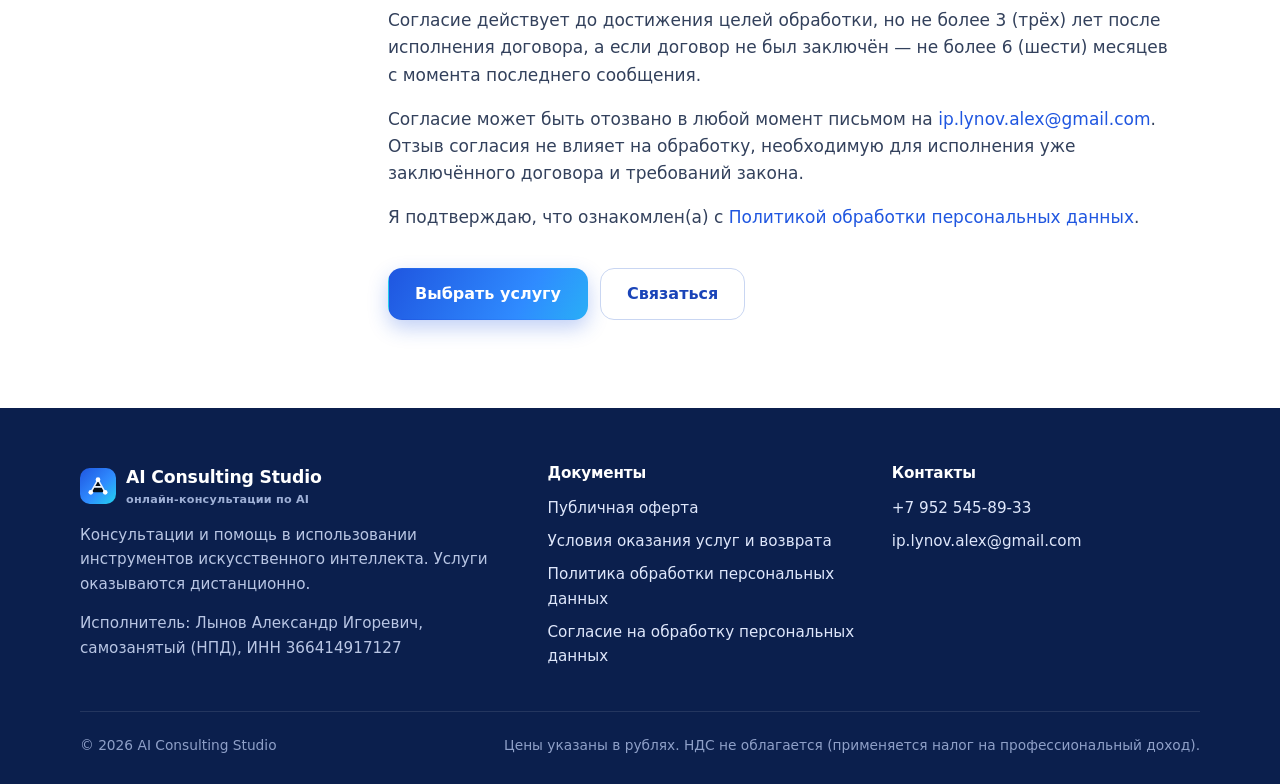
<file: soglasie.html>
<!doctype html>
<html lang="ru">
<head>
<meta charset="utf-8">
<meta name="viewport" content="width=device-width, initial-scale=1">
<title>Согласие на обработку персональных данных — AI Consulting Studio</title>
<meta name="description" content="Согласие на обработку персональных данных — AI Consulting Studio.">
<meta name="theme-color" content="#1f56e0">
<meta property="og:title" content="Согласие на обработку персональных данных — AI Consulting Studio">
<meta property="og:description" content="Согласие на обработку персональных данных — AI Consulting Studio.">
<meta property="og:type" content="website">
<link rel="icon" href="assets/img/favicon.svg" type="image/svg+xml">
<link rel="stylesheet" href="assets/css/style.css">
</head>
<body>
<a class="sr-only" href="#main">Перейти к содержимому</a>
<header class="header">
  <div class="container header__inner">
    <a class="logo" href="index.html" aria-label="AI Consulting Studio — на главную"><svg class="logo__mark" viewBox="0 0 40 40" aria-hidden="true"><defs><linearGradient id="lg-h" x1="0" y1="0" x2="1" y2="1"><stop offset="0" stop-color="#1f56e0"/><stop offset=".55" stop-color="#2f8bff"/><stop offset="1" stop-color="#22d3ee"/></linearGradient></defs><rect width="40" height="40" rx="11" fill="url(#lg-h)"/><g stroke="#fff" stroke-width="1.8" stroke-linecap="round" opacity=".9"><path d="M12 27 20 13l8 14M15.5 21h9"/></g><g fill="#fff"><circle cx="12" cy="27" r="2.6"/><circle cx="20" cy="13" r="2.6"/><circle cx="28" cy="27" r="2.6"/></g></svg><span>AI Consulting Studio<small>онлайн-консультации по AI</small></span></a>
    <nav class="nav" aria-label="Основное меню">
      <a href="index.html#services">Услуги и цены</a>
      <a href="index.html#how">Как это работает</a>
      <a href="index.html#order">Заказ и оплата</a>
      <a href="index.html#terms">Условия</a>
      <a href="index.html#contacts">Контакты</a>
      <a class="btn btn--primary nav__mobile-cta" href="index.html#services">Выбрать услугу</a>
    </nav>
    <a class="btn btn--primary header__cta" href="index.html#services">Выбрать услугу</a>
    <button class="burger" type="button" aria-label="Открыть меню" aria-expanded="false"><svg viewBox="0 0 24 24" fill="none" stroke="currentColor" stroke-width="2" stroke-linecap="round"><path d="M4 7h16M4 12h16M4 17h16"/></svg></button>
  </div>
</header>
<main id="main">
<section class="doc-hero">
  <div class="container">
    <div class="breadcrumbs"><a href="index.html">Главная</a> / Согласие на обработку персональных данных</div>
    <h1>Согласие на обработку персональных данных</h1>
    <p class="doc__meta">Даётся при оформлении заявки на сайте в соответствии со статьёй 9 Федерального закона № 152-ФЗ.</p>
  </div>
</section>
<section class="doc">
  <div class="container doc__layout">
    <aside class="doc__toc"><b>Содержание</b><ol><li><a href="#s1">Субъект и оператор</a></li>
<li><a href="#s2">Цели обработки</a></li>
<li><a href="#s3">Перечень персональных данных</a></li>
<li><a href="#s4">Действия с персональными данными</a></li>
<li><a href="#s5">Срок действия и отзыв согласия</a></li></ol></aside>
    <article class="doc__body">
<h2 id="s1">1. Субъект и оператор</h2>

<p>Я, действуя свободно, своей волей и в своём интересе, отмечая соответствующую отметку в форме заказа на сайте AI Consulting Studio или направляя заявку по электронной почте либо в мессенджере, даю согласие на обработку моих персональных данных оператору:</p>
<table>
<tr><th>Статус</th><td data-cfg="status">Физическое лицо — плательщик налога на профессиональный доход (самозанятый)</td></tr>
<tr><th>ФИО</th><td><span data-cfg="fullname">Лынов Александр Игоревич</span></td></tr>
<tr><th>ИНН</th><td data-cfg="inn">366414917127</td></tr>
<tr><th>Телефон</th><td><a data-cfg="phone" href="tel:+79525458933">+7 952 545-89-33</a></td></tr>
<tr><th>E-mail</th><td><a data-cfg="email" href="mailto:ip.lynov.alex@gmail.com">ip.lynov.alex@gmail.com</a></td></tr>
<tr><th>Сайт</th><td>сайт, на котором размещён настоящий документ</td></tr>
</table>
<h2 id="s2">2. Цели обработки</h2>

<ul><li>ответ на заявку и связь со мной по вопросам заказа;</li><li>заключение и исполнение договора оказания информационно-консультационных услуг;</li><li>направление чека об оплате;</li><li>рассмотрение обращений и требований о возврате.</li></ul>
<h2 id="s3">3. Перечень персональных данных</h2>

<ul><li>имя (ФИО);</li><li>адрес электронной почты, номер телефона, имя пользователя в мессенджере;</li><li>содержание заявки, задания и переписки;</li><li>сведения о заказе и оплате (услуга, сумма, дата).</li></ul>
<h2 id="s4">4. Действия с персональными данными</h2>

<p>Сбор, запись, систематизация, накопление, хранение, уточнение (обновление, изменение), извлечение, использование, передача (предоставление, доступ) платёжному сервису Robokassa и ФНС России в объёме, необходимом для оплаты и формирования чека, блокирование, удаление, уничтожение — с использованием средств автоматизации и без них.</p>
<h2 id="s5">5. Срок действия и отзыв согласия</h2>

<p>Согласие действует до достижения целей обработки, но не более 3 (трёх) лет после исполнения договора, а если договор не был заключён — не более 6 (шести) месяцев с момента последнего сообщения.</p>
<p>Согласие может быть отозвано в любой момент письмом на <a data-cfg="email" href="mailto:ip.lynov.alex@gmail.com">ip.lynov.alex@gmail.com</a>. Отзыв согласия не влияет на обработку, необходимую для исполнения уже заключённого договора и требований закона.</p>
<p>Я подтверждаю, что ознакомлен(а) с <a href="privacy.html">Политикой обработки персональных данных</a>.</p>
      <div class="doc__links">
        <a class="btn btn--primary" href="index.html#services">Выбрать услугу</a>
        <a class="btn btn--outline" href="index.html#contacts">Связаться</a>
      </div>
    </article>
  </div>
</section>
</main>
<footer class="footer">
  <div class="container">
    <div class="footer__grid">
      <div>
        <a class="logo" href="index.html"><svg class="logo__mark" viewBox="0 0 40 40" aria-hidden="true"><defs><linearGradient id="lg-f" x1="0" y1="0" x2="1" y2="1"><stop offset="0" stop-color="#1f56e0"/><stop offset=".55" stop-color="#2f8bff"/><stop offset="1" stop-color="#22d3ee"/></linearGradient></defs><rect width="40" height="40" rx="11" fill="url(#lg-f)"/><g stroke="#fff" stroke-width="1.8" stroke-linecap="round" opacity=".9"><path d="M12 27 20 13l8 14M15.5 21h9"/></g><g fill="#fff"><circle cx="12" cy="27" r="2.6"/><circle cx="20" cy="13" r="2.6"/><circle cx="28" cy="27" r="2.6"/></g></svg><span>AI Consulting Studio<small>онлайн-консультации по AI</small></span></a>
        <p>Консультации и помощь в использовании инструментов искусственного интеллекта. Услуги оказываются дистанционно.</p>
        <p>Исполнитель: <span data-cfg="fullname">Лынов Александр Игоревич</span>, самозанятый (НПД), ИНН <span data-cfg="inn">366414917127</span></p>
      </div>
      <div>
        <h4>Документы</h4>
        <ul>
          <li><a href="oferta.html">Публичная оферта</a></li>
          <li><a href="usloviya.html">Условия оказания услуг и возврата</a></li>
          <li><a href="privacy.html">Политика обработки персональных данных</a></li>
          <li><a href="soglasie.html">Согласие на обработку персональных данных</a></li>
        </ul>
      </div>
      <div>
        <h4>Контакты</h4>
        <ul>
          <li><a data-cfg="phone" href="tel:+79525458933">+7 952 545-89-33</a></li>
          <li><a data-cfg="email" href="mailto:ip.lynov.alex@gmail.com">ip.lynov.alex@gmail.com</a></li>
          <li class="hidden" data-tg><a data-tg-link href="#">Telegram</a></li>
        </ul>
      </div>
    </div>
    <div class="footer__bottom">
      <span>© <span data-cfg="year">2026</span> AI Consulting Studio</span>
      <span>Цены указаны в рублях. НДС не облагается (применяется налог на профессиональный доход).</span>
    </div>
  </div>
</footer>
<script src="assets/js/config.js"></script>
<script src="assets/js/main.js"></script>
</body>
</html>
</file>
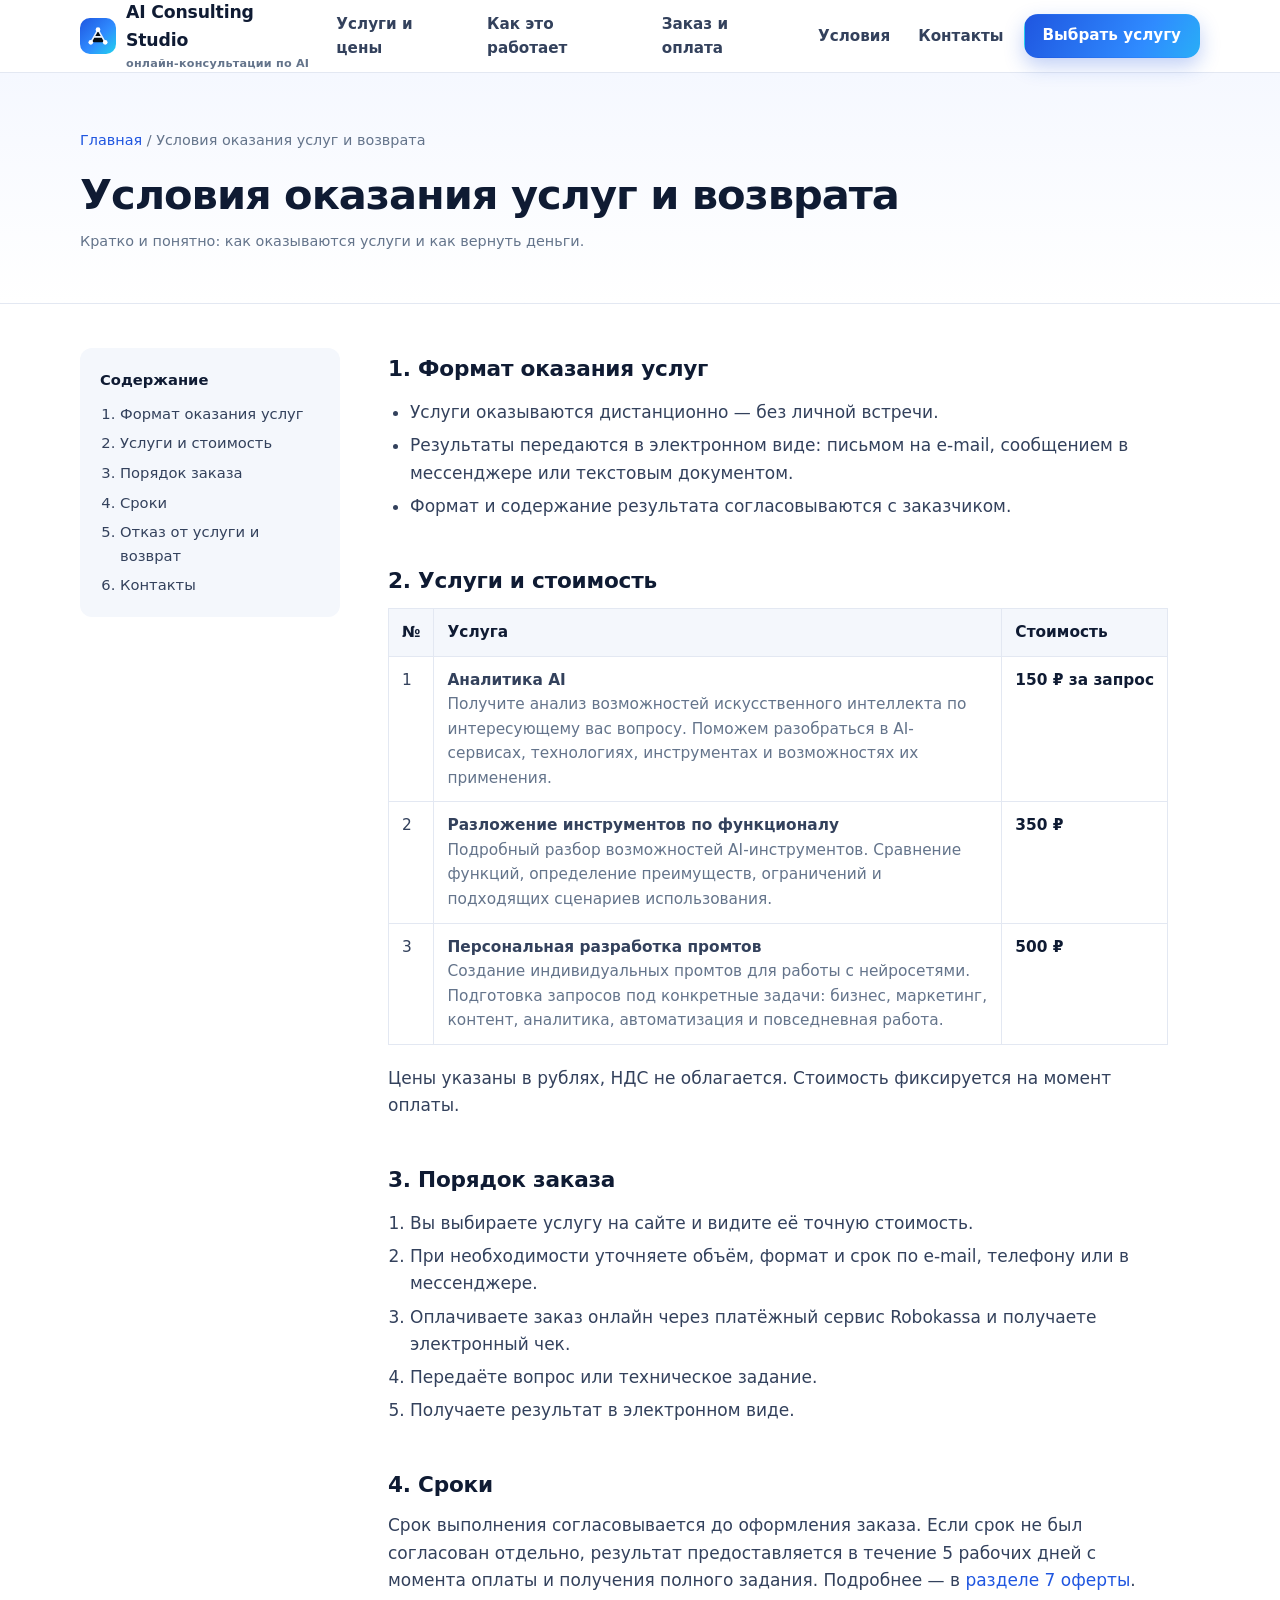
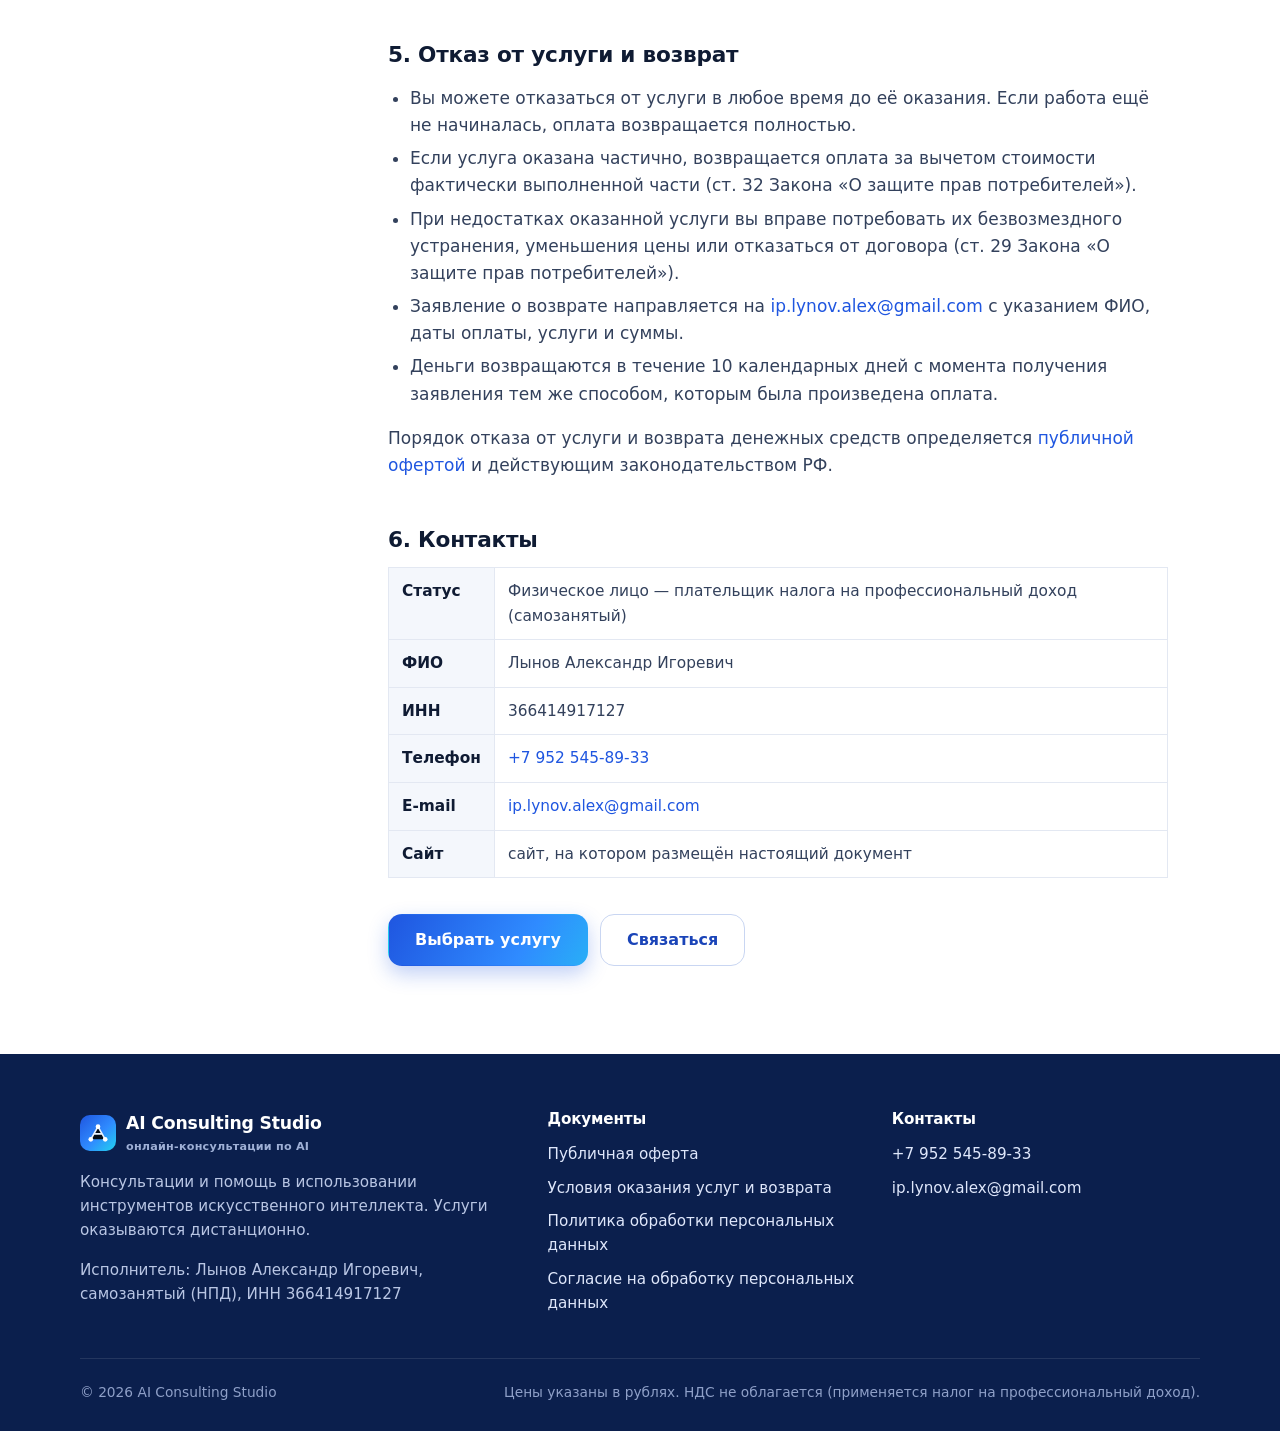
<file: usloviya.html>
<!doctype html>
<html lang="ru">
<head>
<meta charset="utf-8">
<meta name="viewport" content="width=device-width, initial-scale=1">
<title>Условия оказания услуг и возврата — AI Consulting Studio</title>
<meta name="description" content="Условия оказания услуг и возврата денежных средств AI Consulting Studio.">
<meta name="theme-color" content="#1f56e0">
<meta property="og:title" content="Условия оказания услуг и возврата — AI Consulting Studio">
<meta property="og:description" content="Условия оказания услуг и возврата денежных средств AI Consulting Studio.">
<meta property="og:type" content="website">
<link rel="icon" href="assets/img/favicon.svg" type="image/svg+xml">
<link rel="stylesheet" href="assets/css/style.css">
</head>
<body>
<a class="sr-only" href="#main">Перейти к содержимому</a>
<header class="header">
  <div class="container header__inner">
    <a class="logo" href="index.html" aria-label="AI Consulting Studio — на главную"><svg class="logo__mark" viewBox="0 0 40 40" aria-hidden="true"><defs><linearGradient id="lg-h" x1="0" y1="0" x2="1" y2="1"><stop offset="0" stop-color="#1f56e0"/><stop offset=".55" stop-color="#2f8bff"/><stop offset="1" stop-color="#22d3ee"/></linearGradient></defs><rect width="40" height="40" rx="11" fill="url(#lg-h)"/><g stroke="#fff" stroke-width="1.8" stroke-linecap="round" opacity=".9"><path d="M12 27 20 13l8 14M15.5 21h9"/></g><g fill="#fff"><circle cx="12" cy="27" r="2.6"/><circle cx="20" cy="13" r="2.6"/><circle cx="28" cy="27" r="2.6"/></g></svg><span>AI Consulting Studio<small>онлайн-консультации по AI</small></span></a>
    <nav class="nav" aria-label="Основное меню">
      <a href="index.html#services">Услуги и цены</a>
      <a href="index.html#how">Как это работает</a>
      <a href="index.html#order">Заказ и оплата</a>
      <a href="index.html#terms">Условия</a>
      <a href="index.html#contacts">Контакты</a>
      <a class="btn btn--primary nav__mobile-cta" href="index.html#services">Выбрать услугу</a>
    </nav>
    <a class="btn btn--primary header__cta" href="index.html#services">Выбрать услугу</a>
    <button class="burger" type="button" aria-label="Открыть меню" aria-expanded="false"><svg viewBox="0 0 24 24" fill="none" stroke="currentColor" stroke-width="2" stroke-linecap="round"><path d="M4 7h16M4 12h16M4 17h16"/></svg></button>
  </div>
</header>
<main id="main">
<section class="doc-hero">
  <div class="container">
    <div class="breadcrumbs"><a href="index.html">Главная</a> / Условия оказания услуг и возврата</div>
    <h1>Условия оказания услуг и возврата</h1>
    <p class="doc__meta">Кратко и понятно: как оказываются услуги и как вернуть деньги.</p>
  </div>
</section>
<section class="doc">
  <div class="container doc__layout">
    <aside class="doc__toc"><b>Содержание</b><ol><li><a href="#s1">Формат оказания услуг</a></li>
<li><a href="#s2">Услуги и стоимость</a></li>
<li><a href="#s3">Порядок заказа</a></li>
<li><a href="#s4">Сроки</a></li>
<li><a href="#s5">Отказ от услуги и возврат</a></li>
<li><a href="#s6">Контакты</a></li></ol></aside>
    <article class="doc__body">
<h2 id="s1">1. Формат оказания услуг</h2>

<ul>
<li>Услуги оказываются дистанционно — без личной встречи.</li>
<li>Результаты передаются в электронном виде: письмом на e-mail, сообщением в мессенджере или текстовым документом.</li>
<li>Формат и содержание результата согласовываются с заказчиком.</li>
</ul>
<h2 id="s2">2. Услуги и стоимость</h2>

<table>
<thead><tr><th>№</th><th>Услуга</th><th>Стоимость</th></tr></thead>
<tbody data-price-table><tr><td colspan="3">Включите JavaScript для отображения актуального перечня услуг.</td></tr></tbody>
</table>
<p>Цены указаны в рублях, НДС не облагается. Стоимость фиксируется на момент оплаты.</p>
<h2 id="s3">3. Порядок заказа</h2>

<ol>
<li>Вы выбираете услугу на сайте и видите её точную стоимость.</li>
<li>При необходимости уточняете объём, формат и срок по e-mail, телефону или в мессенджере.</li>
<li>Оплачиваете заказ онлайн через платёжный сервис Robokassa и получаете электронный чек.</li>
<li>Передаёте вопрос или техническое задание.</li>
<li>Получаете результат в электронном виде.</li>
</ol>
<h2 id="s4">4. Сроки</h2>

<p>Срок выполнения согласовывается до оформления заказа. Если срок не был согласован отдельно, результат предоставляется в течение 5 рабочих дней с момента оплаты и получения полного задания. Подробнее — в <a href="oferta.html#s7">разделе 7 оферты</a>.</p>
<h2 id="s5">5. Отказ от услуги и возврат</h2>

<ul>
<li>Вы можете отказаться от услуги в любое время до её оказания. Если работа ещё не начиналась, оплата возвращается полностью.</li>
<li>Если услуга оказана частично, возвращается оплата за вычетом стоимости фактически выполненной части (ст. 32 Закона «О защите прав потребителей»).</li>
<li>При недостатках оказанной услуги вы вправе потребовать их безвозмездного устранения, уменьшения цены или отказаться от договора (ст. 29 Закона «О защите прав потребителей»).</li>
<li>Заявление о возврате направляется на <a data-cfg="email" href="mailto:ip.lynov.alex@gmail.com">ip.lynov.alex@gmail.com</a> с указанием ФИО, даты оплаты, услуги и суммы.</li>
<li>Деньги возвращаются в течение 10 календарных дней с момента получения заявления тем же способом, которым была произведена оплата.</li>
</ul>
<p>Порядок отказа от услуги и возврата денежных средств определяется <a href="oferta.html#s9">публичной офертой</a> и действующим законодательством РФ.</p>
<h2 id="s6">6. Контакты</h2>

<table>
<tr><th>Статус</th><td data-cfg="status">Физическое лицо — плательщик налога на профессиональный доход (самозанятый)</td></tr>
<tr><th>ФИО</th><td><span data-cfg="fullname">Лынов Александр Игоревич</span></td></tr>
<tr><th>ИНН</th><td data-cfg="inn">366414917127</td></tr>
<tr><th>Телефон</th><td><a data-cfg="phone" href="tel:+79525458933">+7 952 545-89-33</a></td></tr>
<tr><th>E-mail</th><td><a data-cfg="email" href="mailto:ip.lynov.alex@gmail.com">ip.lynov.alex@gmail.com</a></td></tr>
<tr><th>Сайт</th><td>сайт, на котором размещён настоящий документ</td></tr>
</table>
      <div class="doc__links">
        <a class="btn btn--primary" href="index.html#services">Выбрать услугу</a>
        <a class="btn btn--outline" href="index.html#contacts">Связаться</a>
      </div>
    </article>
  </div>
</section>
</main>
<footer class="footer">
  <div class="container">
    <div class="footer__grid">
      <div>
        <a class="logo" href="index.html"><svg class="logo__mark" viewBox="0 0 40 40" aria-hidden="true"><defs><linearGradient id="lg-f" x1="0" y1="0" x2="1" y2="1"><stop offset="0" stop-color="#1f56e0"/><stop offset=".55" stop-color="#2f8bff"/><stop offset="1" stop-color="#22d3ee"/></linearGradient></defs><rect width="40" height="40" rx="11" fill="url(#lg-f)"/><g stroke="#fff" stroke-width="1.8" stroke-linecap="round" opacity=".9"><path d="M12 27 20 13l8 14M15.5 21h9"/></g><g fill="#fff"><circle cx="12" cy="27" r="2.6"/><circle cx="20" cy="13" r="2.6"/><circle cx="28" cy="27" r="2.6"/></g></svg><span>AI Consulting Studio<small>онлайн-консультации по AI</small></span></a>
        <p>Консультации и помощь в использовании инструментов искусственного интеллекта. Услуги оказываются дистанционно.</p>
        <p>Исполнитель: <span data-cfg="fullname">Лынов Александр Игоревич</span>, самозанятый (НПД), ИНН <span data-cfg="inn">366414917127</span></p>
      </div>
      <div>
        <h4>Документы</h4>
        <ul>
          <li><a href="oferta.html">Публичная оферта</a></li>
          <li><a href="usloviya.html">Условия оказания услуг и возврата</a></li>
          <li><a href="privacy.html">Политика обработки персональных данных</a></li>
          <li><a href="soglasie.html">Согласие на обработку персональных данных</a></li>
        </ul>
      </div>
      <div>
        <h4>Контакты</h4>
        <ul>
          <li><a data-cfg="phone" href="tel:+79525458933">+7 952 545-89-33</a></li>
          <li><a data-cfg="email" href="mailto:ip.lynov.alex@gmail.com">ip.lynov.alex@gmail.com</a></li>
          <li class="hidden" data-tg><a data-tg-link href="#">Telegram</a></li>
        </ul>
      </div>
    </div>
    <div class="footer__bottom">
      <span>© <span data-cfg="year">2026</span> AI Consulting Studio</span>
      <span>Цены указаны в рублях. НДС не облагается (применяется налог на профессиональный доход).</span>
    </div>
  </div>
</footer>
<script src="assets/js/config.js"></script>
<script src="assets/js/main.js"></script>
</body>
</html>
</file>
<file: assets/css/style.css>
/* AI Consulting Studio — основной стиль */
:root {
  --blue-900: #0b1f4d;
  --blue-800: #12307a;
  --blue-700: #1a44b8;
  --blue-600: #1f56e0;
  --blue-500: #2f6bff;
  --sky-400: #38bdf8;
  --cyan-400: #22d3ee;
  --teal-500: #14b8a6;
  --ink: #0f1b33;
  --text: #33415c;
  --muted: #64748b;
  --line: #e3e8f2;
  --bg: #ffffff;
  --bg-soft: #f4f7fc;
  --bg-softer: #eef3fb;
  --grad: linear-gradient(120deg, #1f56e0 0%, #2f8bff 50%, #22d3ee 100%);
  --grad-soft: linear-gradient(135deg, rgba(31, 86, 224, .08), rgba(34, 211, 238, .10));
  --radius: 18px;
  --radius-sm: 12px;
  --shadow: 0 1px 2px rgba(15, 27, 51, .04), 0 8px 24px rgba(15, 27, 51, .06);
  --shadow-lg: 0 2px 4px rgba(15, 27, 51, .04), 0 18px 40px rgba(31, 86, 224, .14);
  --container: 1160px;
  --font: "Inter", "Segoe UI", system-ui, -apple-system, Roboto, "Helvetica Neue", Arial, sans-serif;
}

*, *::before, *::after { box-sizing: border-box; }
html { scroll-behavior: smooth; -webkit-text-size-adjust: 100%; }
body {
  margin: 0;
  font-family: var(--font);
  font-size: 17px;
  line-height: 1.6;
  color: var(--text);
  background: var(--bg);
  -webkit-font-smoothing: antialiased;
}
img, svg { max-width: 100%; display: block; }
a { color: var(--blue-600); text-decoration: none; }
a:hover { text-decoration: underline; }
h1, h2, h3, h4 { color: var(--ink); line-height: 1.2; margin: 0 0 .6em; letter-spacing: -.01em; }
h1 { font-size: clamp(2rem, 4.6vw, 3.4rem); font-weight: 800; letter-spacing: -.025em; }
h2 { font-size: clamp(1.6rem, 3vw, 2.3rem); font-weight: 800; }
h3 { font-size: 1.2rem; font-weight: 700; }
p { margin: 0 0 1em; }
:focus-visible { outline: 3px solid var(--sky-400); outline-offset: 2px; border-radius: 6px; }

.container { width: 100%; max-width: var(--container); margin: 0 auto; padding: 0 20px; }
.section { padding: 88px 0; }
.section--soft { background: var(--bg-soft); }
.section__head { max-width: 720px; margin-bottom: 44px; }
.section__head--center { text-align: center; margin-left: auto; margin-right: auto; }
.eyebrow {
  display: inline-flex; align-items: center; gap: 8px;
  font-size: .8rem; font-weight: 700; letter-spacing: .08em; text-transform: uppercase;
  color: var(--blue-600); margin-bottom: 14px;
}
.eyebrow::before { content: ""; width: 18px; height: 2px; background: var(--grad); border-radius: 2px; }
.lead { font-size: 1.15rem; color: var(--text); }
.muted { color: var(--muted); }
.grad-text { background: var(--grad); -webkit-background-clip: text; background-clip: text; color: transparent; }

/* ---------- Кнопки ---------- */
.btn {
  display: inline-flex; align-items: center; justify-content: center; gap: 10px;
  min-height: 52px; padding: 0 26px;
  font: 700 1rem/1 var(--font);
  border-radius: 14px; border: 1.5px solid transparent;
  cursor: pointer; text-decoration: none !important;
  transition: transform .15s ease, box-shadow .15s ease, background-color .15s ease;
  white-space: nowrap;
}
.btn svg { width: 20px; height: 20px; flex: none; }
.btn--primary { background: var(--grad); color: #fff; box-shadow: 0 8px 20px rgba(31, 86, 224, .28); background-size: 140% 100%; }
.btn--primary:hover { transform: translateY(-1px); box-shadow: 0 12px 26px rgba(31, 86, 224, .34); }
.btn--outline { background: #fff; color: var(--blue-700); border-color: #c9d6f2; }
.btn--outline:hover { border-color: var(--blue-500); background: #f6f9ff; }
.btn--light { background: #fff; color: var(--blue-700); }
.btn--light:hover { background: #eef4ff; }
.btn--tg { background: #229ed9; color: #fff; }
.btn--tg:hover { background: #1b8dc3; }
.btn--lg { min-height: 58px; padding: 0 32px; font-size: 1.05rem; }
.btn--block { width: 100%; }
.btn[disabled] { opacity: .55; cursor: not-allowed; transform: none; box-shadow: none; }

/* ---------- Шапка ---------- */
.header {
  position: sticky; top: 0; z-index: 50;
  background: rgba(255, 255, 255, .92);
  backdrop-filter: saturate(160%) blur(10px);
  -webkit-backdrop-filter: saturate(160%) blur(10px);
  border-bottom: 1px solid var(--line);
}
.header__inner { display: flex; align-items: center; justify-content: space-between; gap: 20px; height: 72px; }
.logo { display: inline-flex; align-items: center; gap: 10px; color: var(--ink); font-weight: 800; font-size: 1.08rem; letter-spacing: -.01em; }
.logo:hover { text-decoration: none; }
.logo__mark { width: 36px; height: 36px; flex: none; }
.logo small { display: block; font-size: .7rem; font-weight: 600; color: var(--muted); letter-spacing: .02em; }
.nav { display: flex; align-items: center; gap: 28px; }
.nav a { color: var(--text); font-weight: 600; font-size: .95rem; }
.nav a:hover { color: var(--blue-600); text-decoration: none; }
.header__cta { min-height: 44px; padding: 0 18px; font-size: .95rem; }
.burger { display: none; width: 44px; height: 44px; border: 1px solid var(--line); border-radius: 12px; background: #fff; cursor: pointer; align-items: center; justify-content: center; }
.burger svg { width: 22px; height: 22px; color: var(--ink); }

@media (max-width: 960px) {
  .burger { display: inline-flex; }
  .header__cta { display: none; }
  .nav {
    position: fixed; inset: 72px 0 auto 0;
    flex-direction: column; align-items: stretch; gap: 0;
    background: #fff; border-bottom: 1px solid var(--line);
    box-shadow: 0 16px 30px rgba(15, 27, 51, .08);
    padding: 8px 20px 20px;
    display: none;
  }
  .nav.is-open { display: flex; }
  .nav a { padding: 14px 0; border-bottom: 1px solid var(--line); font-size: 1.05rem; }
  .nav .btn { margin-top: 16px; border-bottom: 0; color: #fff; }
}
@media (min-width: 961px) { .nav .nav__mobile-cta { display: none; } }

/* ---------- Главный экран ---------- */
.hero {
  position: relative; overflow: hidden;
  padding: 84px 0 96px;
  background:
    radial-gradient(900px 420px at 85% 10%, rgba(34, 211, 238, .16), transparent 60%),
    radial-gradient(700px 400px at 5% 0%, rgba(31, 86, 224, .10), transparent 60%),
    linear-gradient(180deg, #f7faff 0%, #ffffff 100%);
}
.hero__grid { display: grid; grid-template-columns: 1.1fr .9fr; gap: 56px; align-items: center; }
.hero__brand {
  display: inline-flex; align-items: center; gap: 10px;
  padding: 8px 14px 8px 10px; border-radius: 999px;
  background: #fff; border: 1px solid var(--line); box-shadow: var(--shadow);
  font-weight: 700; color: var(--blue-800); font-size: .92rem; margin-bottom: 26px;
}
.hero__brand i { width: 8px; height: 8px; border-radius: 50%; background: var(--teal-500); box-shadow: 0 0 0 4px rgba(20, 184, 166, .18); }
.hero h1 { margin-bottom: 22px; }
.hero .lead { max-width: 600px; margin-bottom: 34px; }
.hero__actions { display: flex; flex-wrap: wrap; gap: 14px; }
.hero__facts { display: flex; flex-wrap: wrap; gap: 10px 22px; margin-top: 34px; padding: 0; list-style: none; color: var(--muted); font-size: .95rem; font-weight: 500; }
.hero__facts li { display: inline-flex; align-items: center; gap: 8px; }
.hero__facts svg { width: 18px; height: 18px; color: var(--teal-500); }
.hero__art { position: relative; }
.hero__art svg { width: 100%; height: auto; filter: drop-shadow(0 24px 40px rgba(31, 86, 224, .16)); }

@media (max-width: 960px) {
  .hero { padding: 48px 0 64px; }
  .hero__grid { grid-template-columns: 1fr; gap: 40px; }
  .hero__art { max-width: 460px; margin: 0 auto; }
}

/* ---------- Карточки услуг ---------- */
.services { display: grid; grid-template-columns: repeat(auto-fit, minmax(300px, 1fr)); gap: 24px; }
.service {
  position: relative; display: flex; flex-direction: column;
  background: #fff; border: 1px solid var(--line); border-radius: var(--radius);
  padding: 30px 28px 28px; box-shadow: var(--shadow);
  transition: transform .2s ease, box-shadow .2s ease, border-color .2s ease;
}
.service:hover { transform: translateY(-3px); box-shadow: var(--shadow-lg); border-color: #cbd9f6; }
.service::before { content: ""; position: absolute; inset: 0 0 auto 0; height: 4px; border-radius: var(--radius) var(--radius) 0 0; background: var(--grad); }
.service__icon { width: 56px; height: 56px; border-radius: 16px; display: grid; place-items: center; background: var(--grad-soft); color: var(--blue-600); margin-bottom: 22px; }
.service__icon svg { width: 28px; height: 28px; }
.service h3 { font-size: 1.25rem; min-height: 2.4em; }
.service__desc { color: var(--text); flex: 1; margin-bottom: 24px; }
.service__price { display: flex; align-items: baseline; gap: 8px; padding: 18px 0; margin-bottom: 20px; border-top: 1px dashed var(--line); }
.service__price b { font-size: 2.2rem; font-weight: 800; color: var(--blue-700); letter-spacing: -.02em; line-height: 1; }
.service__price span { color: var(--muted); font-weight: 600; }
.services-note { margin-top: 28px; text-align: center; color: var(--muted); font-size: .95rem; }

/* ---------- Как это работает ---------- */
.steps { display: grid; grid-template-columns: repeat(4, 1fr); gap: 20px; counter-reset: step; list-style: none; padding: 0; margin: 0; }
.step { position: relative; background: #fff; border: 1px solid var(--line); border-radius: var(--radius); padding: 28px 24px; }
.step__num {
  width: 44px; height: 44px; border-radius: 12px; display: grid; place-items: center;
  background: var(--grad); color: #fff; font-weight: 800; font-size: 1.1rem; margin-bottom: 18px;
}
.step h3 { font-size: 1.08rem; margin-bottom: 8px; }
.step p { margin: 0; color: var(--muted); font-size: .96rem; }
.step:not(:last-child)::after {
  content: ""; position: absolute; top: 49px; right: -16px; width: 12px; height: 12px;
  border-top: 2px solid #b8c8ea; border-right: 2px solid #b8c8ea; transform: rotate(45deg);
}
.steps-contact {
  display: flex; flex-wrap: wrap; align-items: center; justify-content: space-between; gap: 18px;
  margin-top: 28px; padding: 22px 26px; border-radius: var(--radius);
  background: var(--grad-soft); border: 1px solid #d6e2fa;
}
.steps-contact p { margin: 0; font-weight: 600; color: var(--ink); }
.steps-contact__btns { display: flex; flex-wrap: wrap; gap: 12px; }
.steps-contact .btn { min-height: 46px; }
@media (max-width: 960px) {
  .steps { grid-template-columns: 1fr 1fr; }
  .step::after { display: none; }
}
@media (max-width: 560px) { .steps { grid-template-columns: 1fr; } }

/* ---------- Преимущества ---------- */
.features { display: grid; grid-template-columns: repeat(3, 1fr); gap: 20px; }
.feature { display: flex; gap: 16px; align-items: flex-start; padding: 24px; border-radius: var(--radius); background: #fff; border: 1px solid var(--line); }
.feature__icon { flex: none; width: 46px; height: 46px; border-radius: 12px; display: grid; place-items: center; background: var(--grad-soft); color: var(--blue-600); }
.feature__icon svg { width: 24px; height: 24px; }
.feature h3 { font-size: 1.04rem; margin: 2px 0 6px; }
.feature p { margin: 0; color: var(--muted); font-size: .95rem; }
@media (max-width: 960px) { .features { grid-template-columns: 1fr 1fr; } }
@media (max-width: 620px) { .features { grid-template-columns: 1fr; } }

/* ---------- Заказ и оплата ---------- */
.order { display: grid; grid-template-columns: 1.25fr .75fr; gap: 28px; align-items: start; }
.card { background: #fff; border: 1px solid var(--line); border-radius: var(--radius); box-shadow: var(--shadow); padding: 32px; }
.form { display: grid; gap: 18px; }
.form__row { display: grid; grid-template-columns: 1fr 1fr; gap: 18px; }
.field { display: grid; gap: 7px; }
.field label { font-weight: 600; color: var(--ink); font-size: .95rem; }
.field label .req { color: #d14343; }
.field input, .field select, .field textarea {
  width: 100%; font: inherit; font-size: 1rem; color: var(--ink);
  background: #fbfcff; border: 1.5px solid #d6deec; border-radius: 12px;
  padding: 13px 14px; transition: border-color .15s ease, box-shadow .15s ease;
}
.field textarea { min-height: 120px; resize: vertical; }
.field input:focus, .field select:focus, .field textarea:focus { outline: none; border-color: var(--blue-500); box-shadow: 0 0 0 4px rgba(47, 107, 255, .12); background: #fff; }
.field .hint { font-size: .85rem; color: var(--muted); }
.field.is-invalid input, .field.is-invalid select { border-color: #e05252; }
.check { display: flex; gap: 12px; align-items: flex-start; font-size: .93rem; color: var(--text); cursor: pointer; }
.check input { width: 20px; height: 20px; margin: 2px 0 0; flex: none; accent-color: var(--blue-600); cursor: pointer; }
.check.is-invalid { color: #c03535; }
.form__error { display: none; padding: 12px 14px; border-radius: 12px; background: #fff1f1; color: #b42d2d; font-size: .93rem; font-weight: 600; }
.form__error.is-visible { display: block; }
.form__actions { display: grid; gap: 12px; }

.summary { position: sticky; top: 96px; }
.summary h3 { font-size: 1.05rem; color: var(--muted); font-weight: 600; margin-bottom: 14px; }
.summary__service { font-size: 1.2rem; font-weight: 800; color: var(--ink); margin-bottom: 10px; }
.summary__price { display: flex; align-items: baseline; justify-content: space-between; gap: 10px; padding: 18px 0; margin: 14px 0 18px; border-top: 1px solid var(--line); border-bottom: 1px solid var(--line); }
.summary__price span { color: var(--muted); font-weight: 600; }
.summary__price b { font-size: 2rem; color: var(--blue-700); font-weight: 800; letter-spacing: -.02em; }
.summary ul { list-style: none; padding: 0; margin: 0; display: grid; gap: 10px; font-size: .92rem; color: var(--muted); }
.summary li { display: flex; gap: 10px; }
.summary li svg { width: 18px; height: 18px; flex: none; color: var(--teal-500); margin-top: 3px; }
.notice {
  display: flex; gap: 12px; padding: 14px 16px; border-radius: 12px;
  background: #f0f7ff; border: 1px solid #cfe2ff; color: var(--blue-900); font-size: .92rem;
}
.notice svg { width: 20px; height: 20px; flex: none; color: var(--blue-600); margin-top: 2px; }
.notice p { margin: 0; }
@media (max-width: 960px) {
  .order { grid-template-columns: 1fr; }
  .summary { position: static; order: -1; }
}
@media (max-width: 620px) {
  .form__row { grid-template-columns: 1fr; }
  .card { padding: 22px; }
}

/* ---------- Условия ---------- */
.terms { display: grid; grid-template-columns: repeat(auto-fit, minmax(200px, 1fr)); gap: 16px; list-style: none; padding: 0; margin: 0 0 28px; }
.terms li { display: flex; gap: 12px; align-items: flex-start; padding: 20px; border-radius: var(--radius-sm); background: #fff; border: 1px solid var(--line); font-weight: 500; color: var(--ink); }
.terms li svg { width: 22px; height: 22px; flex: none; color: var(--blue-600); margin-top: 1px; }

/* ---------- Контакты и исполнитель ---------- */
.contacts { display: grid; grid-template-columns: 1fr 1fr; gap: 24px; }
.contact-list { list-style: none; padding: 0; margin: 0 0 24px; display: grid; gap: 14px; }
.contact-list li { display: flex; align-items: center; gap: 14px; }
.contact-list .ic { width: 46px; height: 46px; border-radius: 12px; display: grid; place-items: center; background: var(--grad-soft); color: var(--blue-600); flex: none; }
.contact-list .ic svg { width: 22px; height: 22px; }
.contact-list small { display: block; color: var(--muted); font-size: .82rem; font-weight: 600; text-transform: uppercase; letter-spacing: .05em; }
.contact-list a, .contact-list b { font-size: 1.1rem; font-weight: 700; color: var(--ink); word-break: break-word; }
.contact-btns { display: flex; flex-wrap: wrap; gap: 12px; }
.reqs { width: 100%; border-collapse: collapse; font-size: .97rem; }
.reqs th, .reqs td { text-align: left; padding: 13px 0; border-bottom: 1px solid var(--line); vertical-align: top; }
.reqs th { width: 38%; color: var(--muted); font-weight: 600; padding-right: 16px; }
.reqs td { color: var(--ink); font-weight: 600; word-break: break-word; }
.reqs tr:last-child th, .reqs tr:last-child td { border-bottom: 0; }
.placeholder { color: #b45309; background: #fff7e6; border: 1px dashed #f0c46c; padding: 1px 8px; border-radius: 6px; font-weight: 600; }
@media (max-width: 860px) { .contacts { grid-template-columns: 1fr; } }

/* ---------- CTA ---------- */
.cta { border-radius: 24px; padding: 48px; background: var(--grad); color: #fff; display: flex; flex-wrap: wrap; align-items: center; justify-content: space-between; gap: 24px; position: relative; overflow: hidden; }
.cta h2 { color: #fff; margin: 0 0 6px; }
.cta p { margin: 0; opacity: .92; }
.cta > * { position: relative; }
.cta::after { content: ""; position: absolute; right: -80px; top: -80px; width: 300px; height: 300px; border-radius: 50%; border: 40px solid rgba(255, 255, 255, .08); }
@media (max-width: 620px) { .cta { padding: 32px 24px; } }

/* ---------- Подвал ---------- */
.footer { background: var(--blue-900); color: #b9c6e4; padding: 56px 0 28px; font-size: .95rem; }
.footer a { color: #dfe7fb; }
.footer__grid { display: grid; grid-template-columns: 1.4fr 1fr 1fr; gap: 36px; margin-bottom: 36px; }
.footer .logo { color: #fff; margin-bottom: 14px; }
.footer .logo small { color: #9fb0d6; }
.footer h4 { color: #fff; font-size: .95rem; margin-bottom: 14px; }
.footer ul { list-style: none; padding: 0; margin: 0; display: grid; gap: 9px; }
.footer__bottom { border-top: 1px solid rgba(255, 255, 255, .1); padding-top: 22px; display: flex; flex-wrap: wrap; justify-content: space-between; gap: 12px; font-size: .86rem; color: #8fa0c8; }
@media (max-width: 860px) { .footer__grid { grid-template-columns: 1fr; gap: 28px; } }

/* ---------- Юридические страницы ---------- */
.doc-hero { padding: 56px 0 36px; background: linear-gradient(180deg, #f5f8ff, #fff); border-bottom: 1px solid var(--line); }
.doc-hero h1 { font-size: clamp(1.8rem, 3.6vw, 2.6rem); margin-bottom: 10px; }
.breadcrumbs { font-size: .9rem; color: var(--muted); margin-bottom: 18px; }
.doc { padding: 44px 0 88px; }
.doc__layout { display: grid; grid-template-columns: 260px 1fr; gap: 48px; align-items: start; }
.doc__toc { position: sticky; top: 96px; font-size: .92rem; background: var(--bg-soft); border-radius: var(--radius-sm); padding: 20px; }
.doc__toc b { display: block; color: var(--ink); margin-bottom: 10px; }
.doc__toc ol { margin: 0; padding-left: 20px; display: grid; gap: 6px; }
.doc__toc a { color: var(--text); }
.doc__body { max-width: 780px; }
.doc__body h2 { font-size: 1.35rem; margin: 40px 0 14px; padding-top: 8px; scroll-margin-top: 90px; }
.doc__body h2:first-child { margin-top: 0; }
.doc__body p, .doc__body li { color: var(--text); }
.doc__body ul, .doc__body ol { padding-left: 22px; }
.doc__body li { margin-bottom: 6px; }
.doc__body table { width: 100%; border-collapse: collapse; margin: 8px 0 20px; font-size: .96rem; }
.doc__body th, .doc__body td { border: 1px solid var(--line); padding: 11px 13px; text-align: left; vertical-align: top; }
.doc__body th { background: var(--bg-soft); color: var(--ink); }
.doc__body .num { white-space: nowrap; font-weight: 700; color: var(--ink); }
.doc__meta { font-size: .9rem; color: var(--muted); }
.doc__links { display: flex; flex-wrap: wrap; gap: 12px; margin-top: 36px; }
@media (max-width: 900px) {
  .doc__layout { grid-template-columns: 1fr; gap: 24px; }
  .doc__toc { position: static; }
}
@media (max-width: 560px) {
  .doc__body table, .doc__body thead, .doc__body tbody, .doc__body tr, .doc__body td { display: block; }
  .doc__body thead { display: none; }
  .doc__body tr { border: 1px solid var(--line); border-radius: 10px; margin-bottom: 10px; overflow: hidden; }
  .doc__body td { border: 0; border-bottom: 1px solid var(--line); }
  .doc__body td:last-child { border-bottom: 0; }
}

/* ---------- Страницы результата оплаты ---------- */
.status-page { min-height: 60vh; display: grid; place-items: center; padding: 72px 0; }
.status-card { max-width: 640px; text-align: center; }
.status-card__icon { width: 72px; height: 72px; margin: 0 auto 22px; border-radius: 20px; display: grid; place-items: center; background: var(--grad-soft); color: var(--blue-600); }
.status-card__icon svg { width: 36px; height: 36px; }
.status-card .btn-row { display: flex; flex-wrap: wrap; justify-content: center; gap: 12px; margin-top: 26px; }

.hidden { display: none !important; }
.sr-only { position: absolute; width: 1px; height: 1px; padding: 0; margin: -1px; overflow: hidden; clip: rect(0, 0, 0, 0); border: 0; }

@media (max-width: 620px) {
  body { font-size: 16px; }
  .section { padding: 64px 0; }
  .section__head { margin-bottom: 32px; }
  .btn { white-space: normal; text-align: center; }
  .hero__actions .btn { width: 100%; }
}

@media (prefers-reduced-motion: reduce) {
  html { scroll-behavior: auto; }
  * { transition: none !important; }
}
</file>
